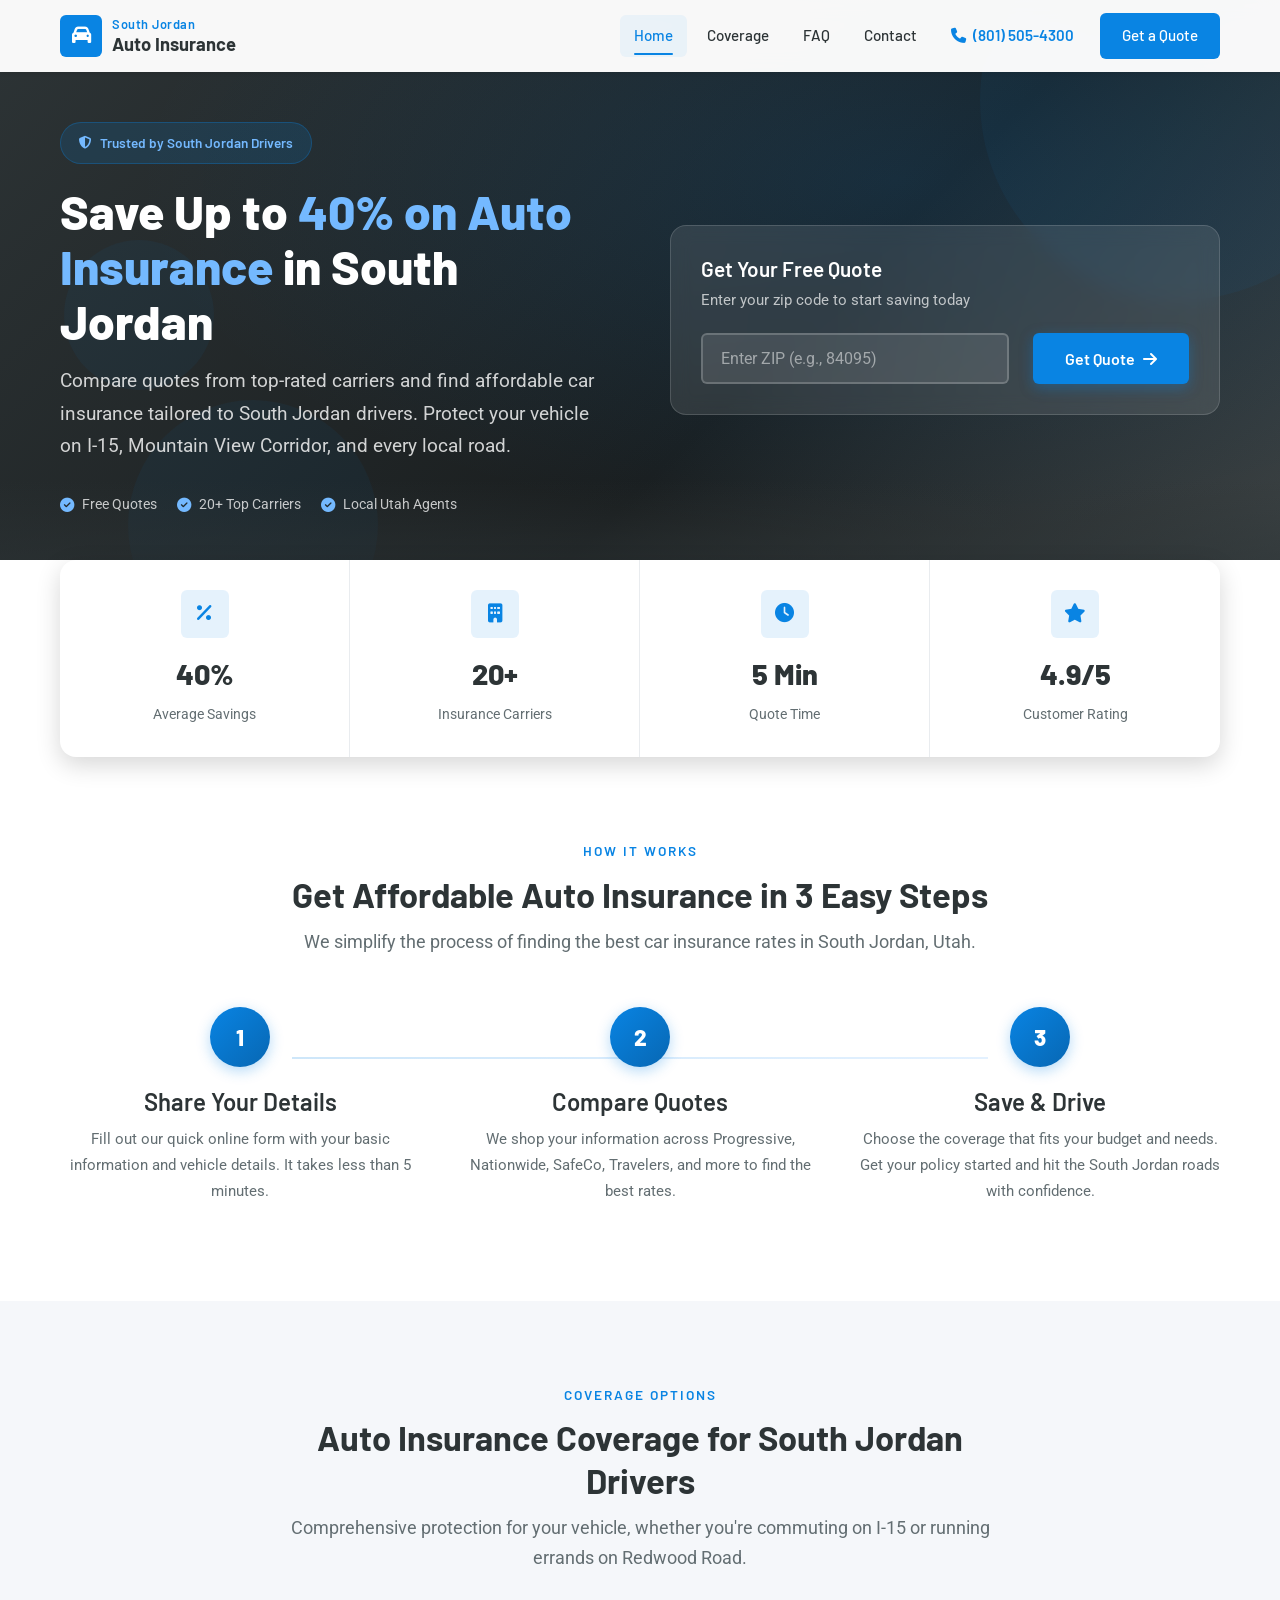
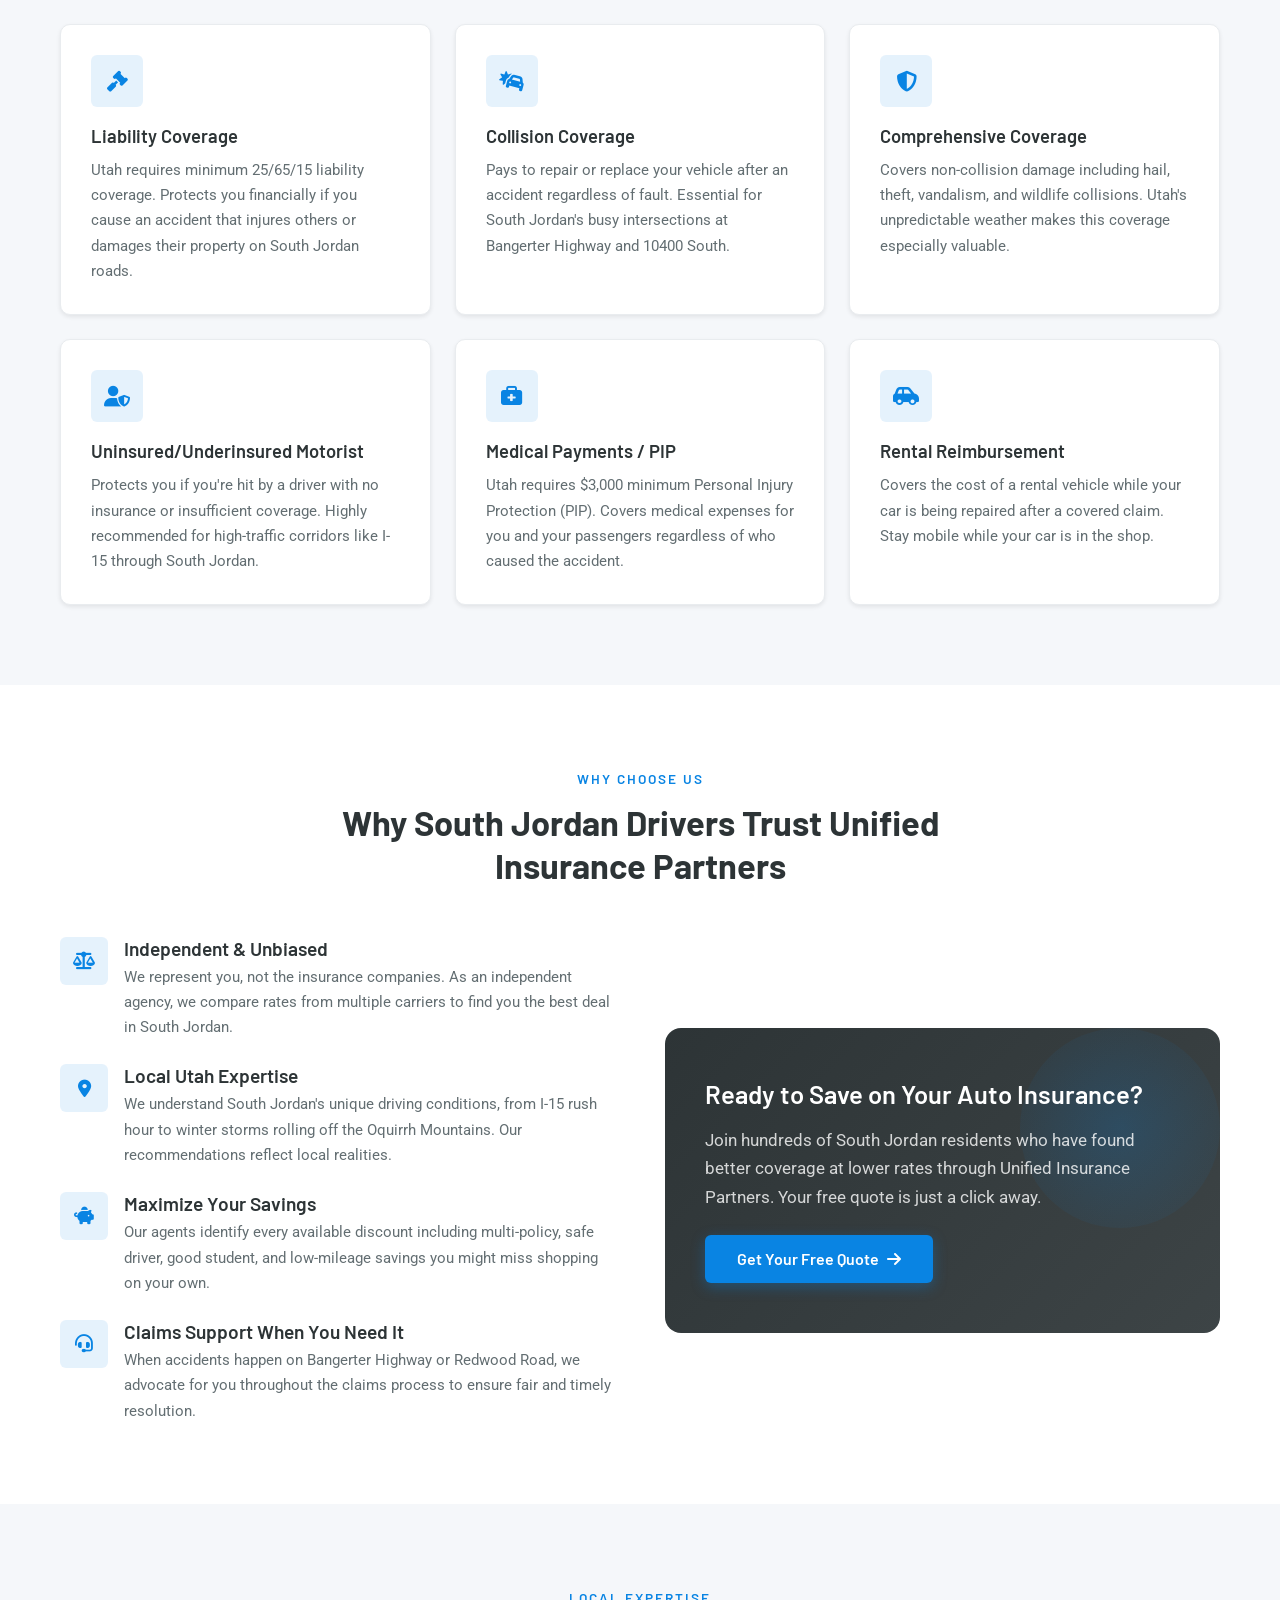
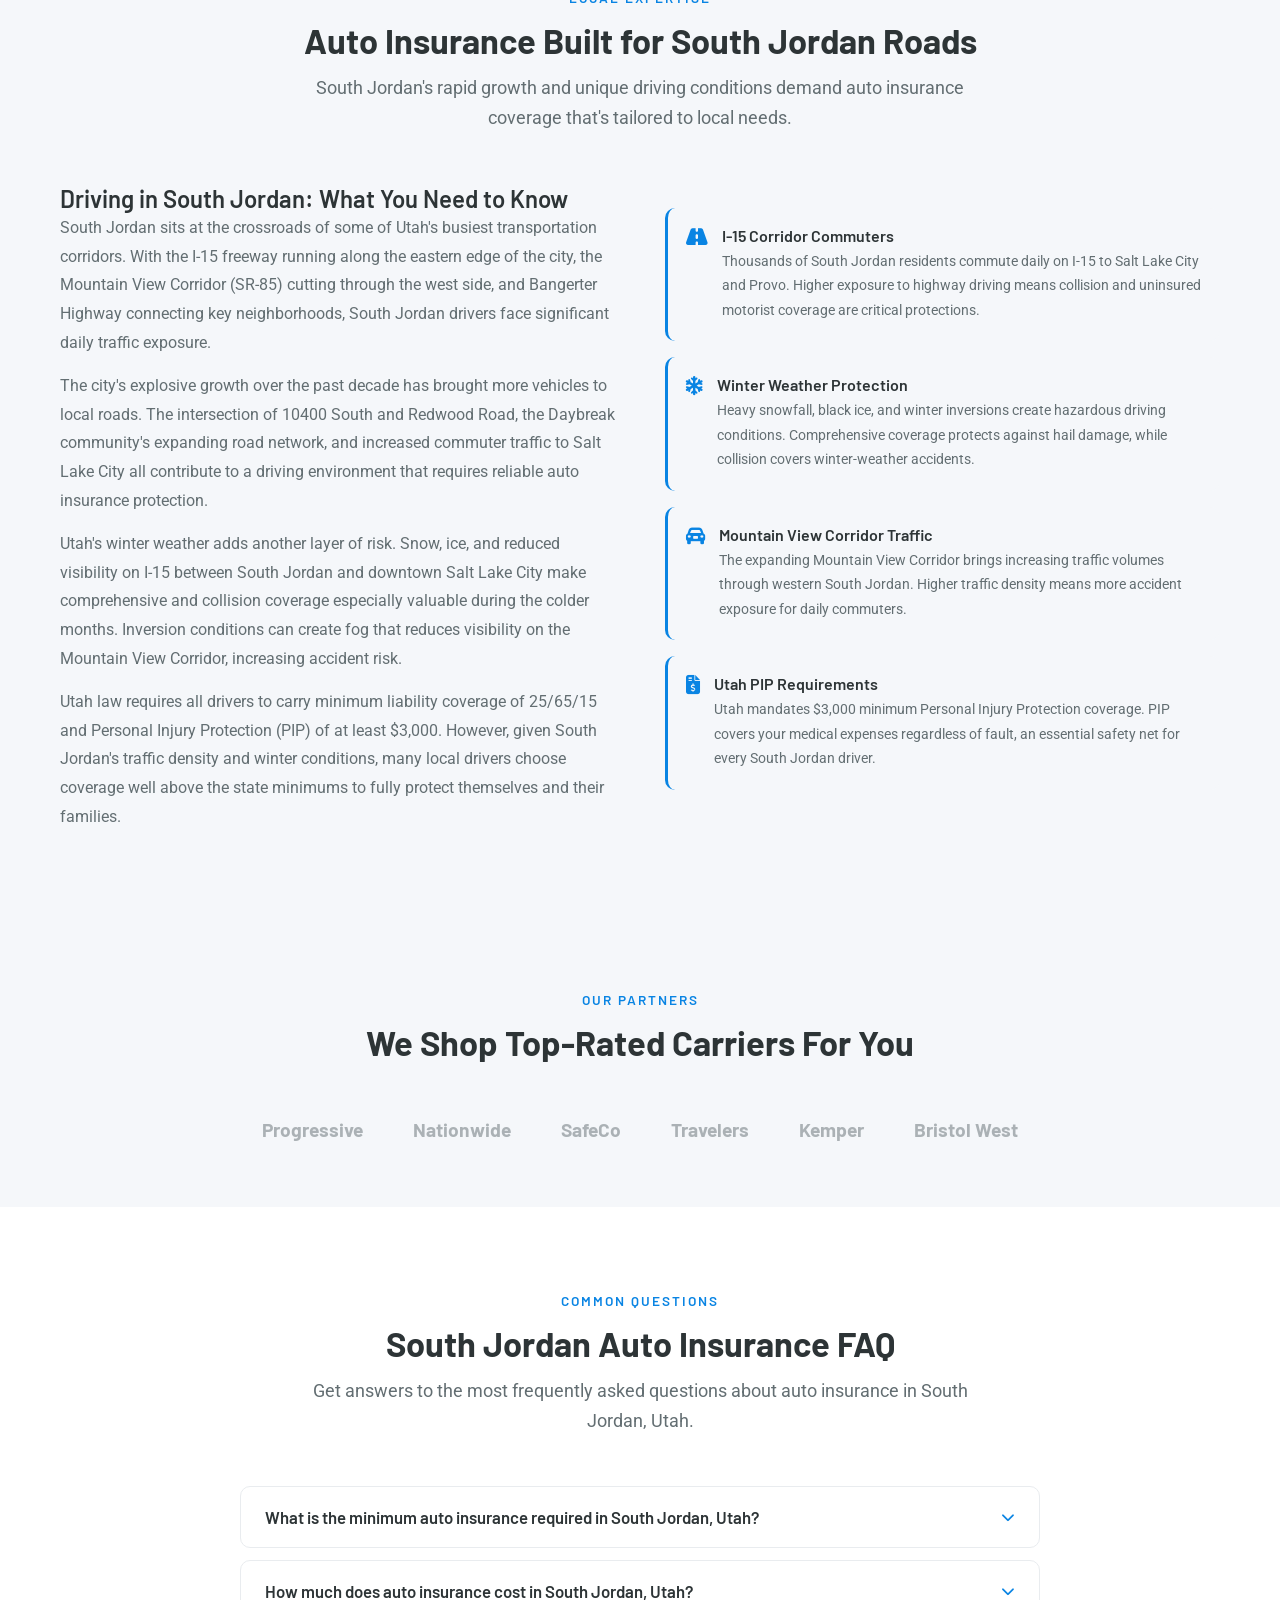
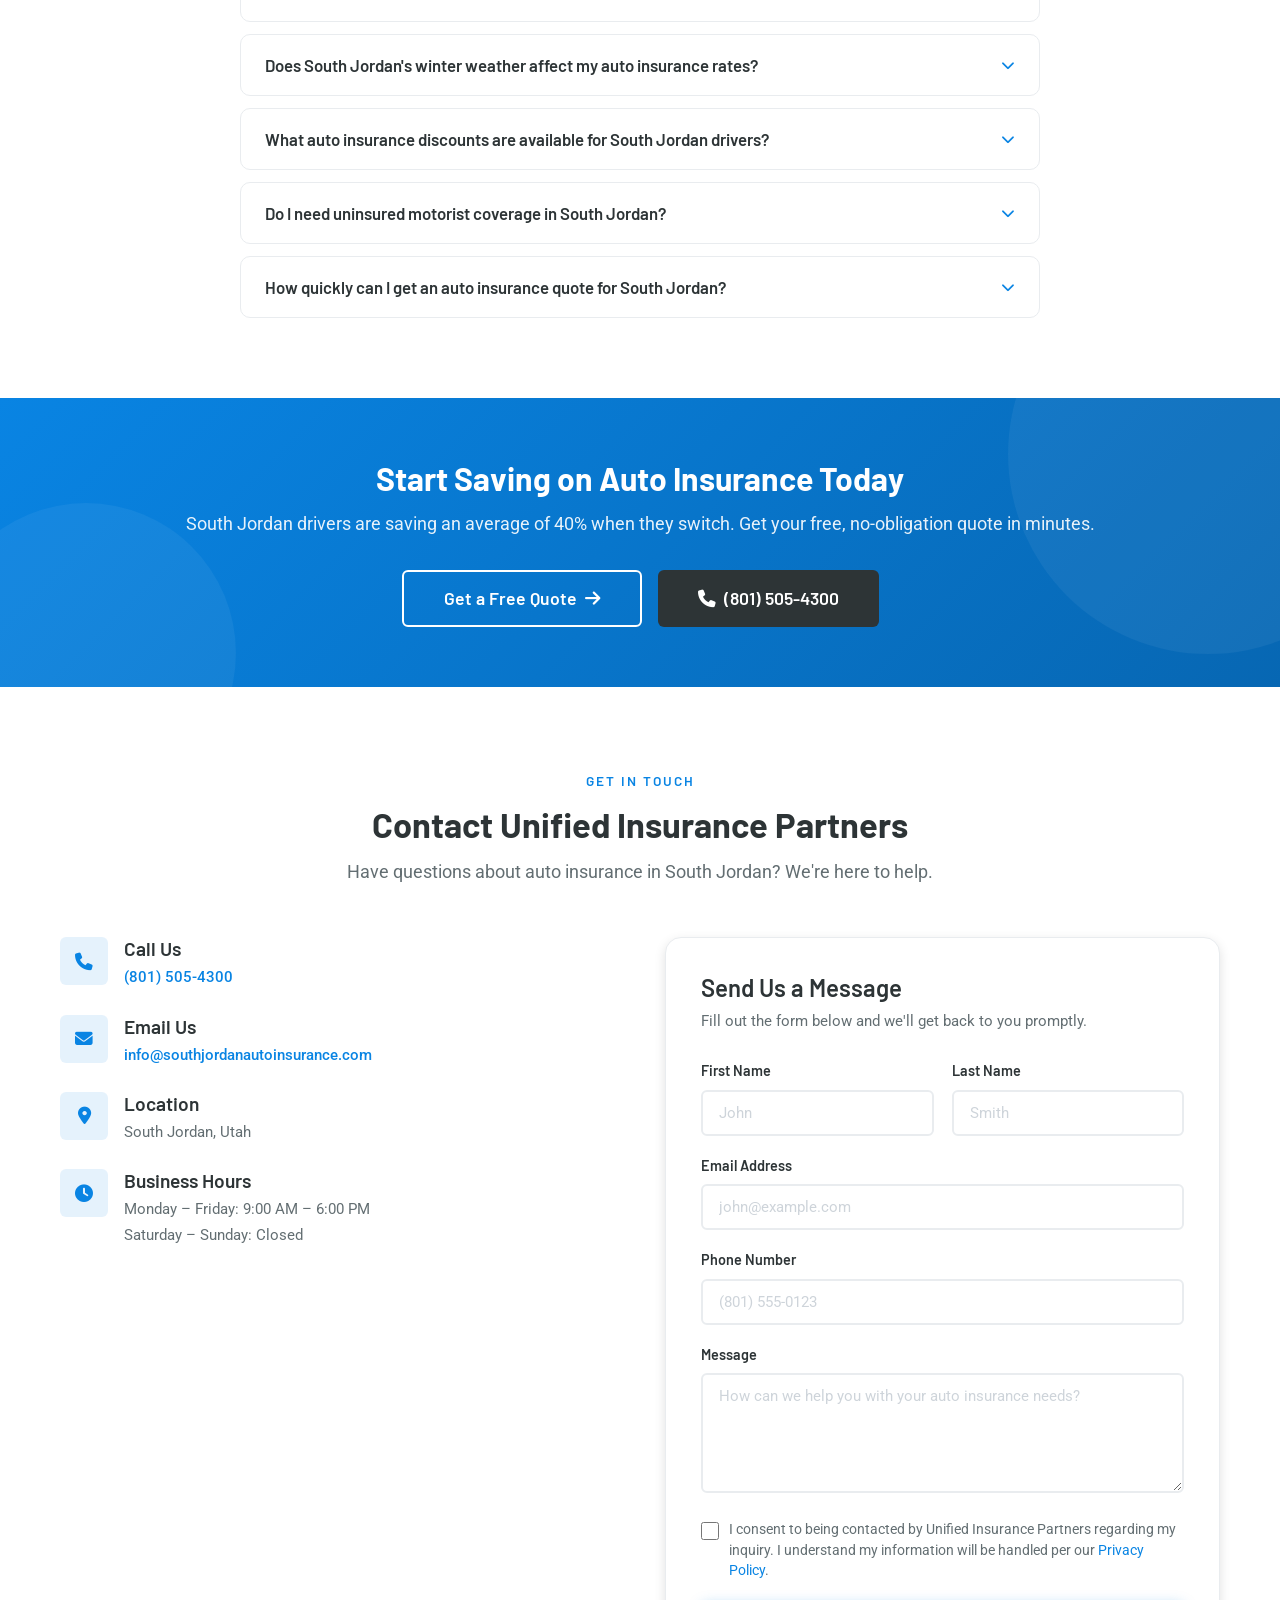
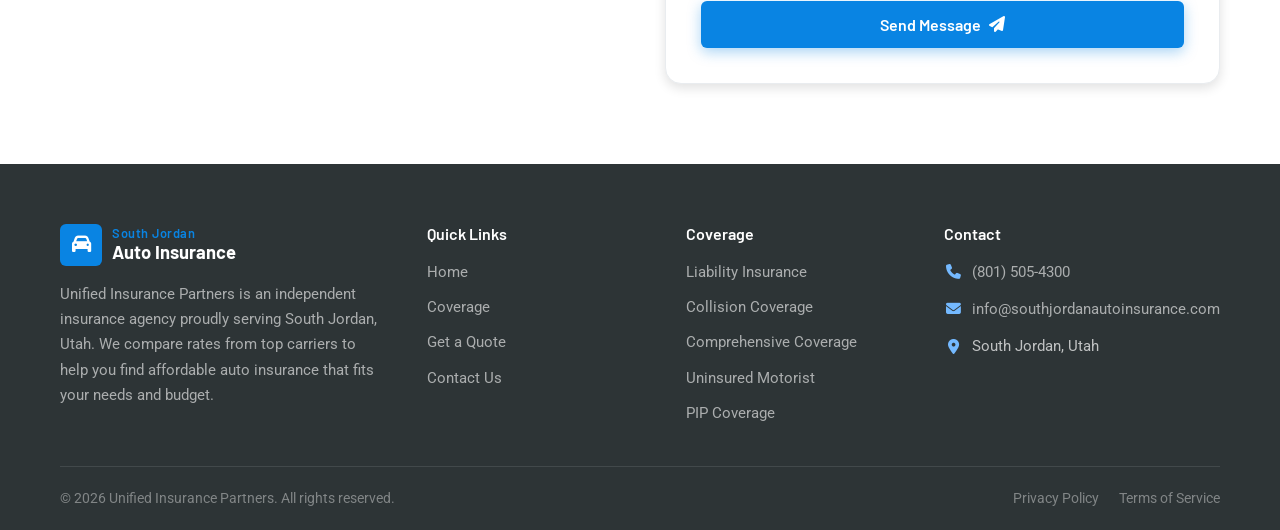
<file: index.html>
<!DOCTYPE html>
<html lang="en">
<head>
  <meta charset="UTF-8">
  <meta name="viewport" content="width=device-width, initial-scale=1.0">
  <title>South Jordan Auto Insurance | Save Up to 40% | Unified Insurance Partners</title>
  <meta name="description" content="Compare auto insurance quotes in South Jordan, Utah and save up to 40%. Unified Insurance Partners offers affordable car insurance with top-rated carriers. Call (801) 505-4300.">
  <meta name="keywords" content="auto insurance South Jordan, car insurance South Jordan Utah, cheap auto insurance South Jordan, South Jordan auto insurance quotes, Utah car insurance">
  <link rel="canonical" href="https://southjordanautoinsurance.com/">
  <meta name="robots" content="index, follow">
  <meta name="geo.placename" content="South Jordan, Utah">
  <meta name="geo.region" content="US-UT">
  <meta property="og:title" content="South Jordan Auto Insurance | Save Up to 40%">
  <meta property="og:description" content="Compare auto insurance quotes from top carriers in South Jordan, Utah. Save up to 40% with Unified Insurance Partners.">
  <meta property="og:url" content="https://southjordanautoinsurance.com/">
  <meta property="og:type" content="website">
  <meta property="og:locale" content="en_US">
  <meta name="twitter:card" content="summary">
  <meta name="twitter:title" content="South Jordan Auto Insurance | Save Up to 40%">
  <meta name="twitter:description" content="Compare auto insurance quotes in South Jordan, Utah and save up to 40%.">
  <link rel="icon" href="data:image/svg+xml,<svg xmlns='http://www.w3.org/2000/svg' viewBox='0 0 100 100'><text y='.9em' font-size='90'>🚗</text></svg>">
  <link rel="preconnect" href="https://fonts.googleapis.com">
  <link rel="preconnect" href="https://fonts.gstatic.com" crossorigin>
  <link href="https://fonts.googleapis.com/css2?family=Barlow:wght@400;500;600;700;800&family=Roboto:wght@300;400;500;700&display=swap" rel="stylesheet">
  <link rel="stylesheet" href="https://cdnjs.cloudflare.com/ajax/libs/font-awesome/6.5.1/css/all.min.css">
  <link rel="stylesheet" href="css/style.css">

  <!-- InsuranceAgency Schema -->
  <script type="application/ld+json">
  {
    "@context": "https://schema.org",
    "@type": "InsuranceAgency",
    "name": "Unified Insurance Partners",
    "description": "Independent auto insurance agency serving South Jordan, Utah. Compare quotes from top carriers and save up to 40% on car insurance.",
    "url": "https://southjordanautoinsurance.com/",
    "telephone": "+1-801-505-4300",
    "address": {
      "@type": "PostalAddress",
      "addressLocality": "South Jordan",
      "addressRegion": "UT",
      "addressCountry": "US"
    },
    "areaServed": {
      "@type": "City",
      "name": "South Jordan",
      "containedInPlace": {
        "@type": "State",
        "name": "Utah"
      }
    },
    "priceRange": "$$",
    "openingHoursSpecification": [
      {
        "@type": "OpeningHoursSpecification",
        "dayOfWeek": ["Monday","Tuesday","Wednesday","Thursday","Friday"],
        "opens": "09:00",
        "closes": "18:00"
      }
    ]
  }
  </script>

  <!-- FAQPage Schema -->
  <script type="application/ld+json">
  {
    "@context": "https://schema.org",
    "@type": "FAQPage",
    "mainEntity": [
      {
        "@type": "Question",
        "name": "What is the minimum auto insurance required in South Jordan, Utah?",
        "acceptedAnswer": {
          "@type": "Answer",
          "text": "Utah requires minimum liability coverage of 25/65/15: $25,000 per person for bodily injury, $65,000 per accident for bodily injury, and $15,000 for property damage. Utah also requires Personal Injury Protection (PIP) with a minimum of $3,000."
        }
      },
      {
        "@type": "Question",
        "name": "How much does auto insurance cost in South Jordan, Utah?",
        "acceptedAnswer": {
          "@type": "Answer",
          "text": "Auto insurance rates in South Jordan vary based on driving record, vehicle type, coverage levels, and other factors. On average, South Jordan drivers can save up to 40% by comparing quotes from multiple carriers through an independent agency like Unified Insurance Partners."
        }
      },
      {
        "@type": "Question",
        "name": "Does South Jordan's winter weather affect my auto insurance rates?",
        "acceptedAnswer": {
          "@type": "Answer",
          "text": "Winter driving conditions along the I-15 corridor and Mountain View Corridor can contribute to higher accident rates during winter months. Comprehensive coverage protects against weather-related damage, and maintaining a clean driving record helps keep your rates low year-round."
        }
      },
      {
        "@type": "Question",
        "name": "What auto insurance discounts are available for South Jordan drivers?",
        "acceptedAnswer": {
          "@type": "Answer",
          "text": "South Jordan drivers may qualify for multi-policy discounts, safe driver discounts, good student discounts, multi-vehicle discounts, defensive driving course discounts, and low-mileage discounts. Our agents help you find every available discount."
        }
      },
      {
        "@type": "Question",
        "name": "Do I need uninsured motorist coverage in South Jordan?",
        "acceptedAnswer": {
          "@type": "Answer",
          "text": "While not legally required in Utah, uninsured/underinsured motorist coverage is highly recommended. Approximately 1 in 8 drivers nationally is uninsured, and this coverage protects you if you're hit by someone without adequate insurance on busy South Jordan roads like Redwood Road or 10400 South."
        }
      },
      {
        "@type": "Question",
        "name": "How quickly can I get an auto insurance quote for South Jordan?",
        "acceptedAnswer": {
          "@type": "Answer",
          "text": "You can get a free auto insurance quote in minutes by filling out our online form or calling (801) 505-4300. We compare rates from Progressive, Nationwide, SafeCo, Travelers, Kemper, Bristol West, and other top carriers to find you the best rate."
        }
      }
    ]
  }
  </script>

  <!-- Google Analytics Placeholder -->
  <!-- <script async src="https://www.googletagmanager.com/gtag/js?id=G-XXXXXXXXXX"></script>
  <script>window.dataLayer=window.dataLayer||[];function gtag(){dataLayer.push(arguments);}gtag('js',new Date());gtag('config','G-XXXXXXXXXX');</script> -->
</head>
<body>

  <!-- Skip Link -->
  <a href="#main" class="skip-link">Skip to main content</a>

  <!-- Header -->
  <header class="header" role="banner">
    <div class="container">
      <a href="./" class="logo" aria-label="South Jordan Auto Insurance - Home">
        <div class="logo-icon"><i class="fas fa-car" aria-hidden="true"></i></div>
        <div class="logo-text"><span>South Jordan</span> Auto Insurance</div>
      </a>
      <nav class="nav" role="navigation" aria-label="Main navigation">
        <a href="./">Home</a>
        <a href="coverage">Coverage</a>
        <a href="#faq">FAQ</a>
        <a href="contact-us">Contact</a>
        <a href="tel:8015054300" class="nav-phone"><i class="fas fa-phone" aria-hidden="true"></i> (801) 505-4300</a>
        <a href="auto-insurance-quote" class="nav-cta">Get a Quote</a>
      </nav>
      <button class="menu-toggle" aria-label="Toggle navigation menu" aria-expanded="false">
        <span></span><span></span><span></span>
      </button>
    </div>
  </header>

  <main id="main">

    <!-- Hero Section -->
    <section class="hero" role="banner">
      <div class="hero-shapes" aria-hidden="true">
        <div class="shape shape-1"></div>
        <div class="shape shape-2"></div>
        <div class="shape shape-3"></div>
      </div>
      <div class="container">
        <div class="hero-grid">
          <div class="hero-content">
            <div class="hero-badge"><i class="fas fa-shield-halved" aria-hidden="true"></i> Trusted by South Jordan Drivers</div>
            <h1>Save Up to <span class="highlight">40% on Auto Insurance</span> in South Jordan</h1>
            <p class="hero-sub">Compare quotes from top-rated carriers and find affordable car insurance tailored to South Jordan drivers. Protect your vehicle on I-15, Mountain View Corridor, and every local road.</p>
            <div class="hero-trust">
              <div class="hero-trust-item"><i class="fas fa-check-circle" aria-hidden="true"></i> Free Quotes</div>
              <div class="hero-trust-item"><i class="fas fa-check-circle" aria-hidden="true"></i> 20+ Top Carriers</div>
              <div class="hero-trust-item"><i class="fas fa-check-circle" aria-hidden="true"></i> Local Utah Agents</div>
            </div>
          </div>
          <div class="hero-form">
            <h3>Get Your Free Quote</h3>
            <p>Enter your zip code to start saving today</p>
            <form id="heroZipForm">
              <div class="form-row">
                <input type="text" id="heroZip" placeholder="Enter ZIP (e.g., 84095)" maxlength="5" pattern="[0-9]{5}" inputmode="numeric" required aria-label="ZIP Code">
                <div class="cf-turnstile" data-sitekey="0x4AAAAAACyGQf02LTDlw4zZ" data-theme="light"></div>
                    <button type="submit" class="btn btn-primary">Get Quote <i class="fas fa-arrow-right" aria-hidden="true"></i></button>
              </div>
            </form>
          </div>
        </div>
      </div>
    </section>

    <!-- Stats Bar -->
    <section class="stats-bar" aria-label="Key statistics">
      <div class="container">
        <div class="stats-grid">
          <div class="stat-item">
            <div class="stat-icon"><i class="fas fa-percent" aria-hidden="true"></i></div>
            <div class="stat-number">40%</div>
            <div class="stat-label">Average Savings</div>
          </div>
          <div class="stat-item">
            <div class="stat-icon"><i class="fas fa-building" aria-hidden="true"></i></div>
            <div class="stat-number">20+</div>
            <div class="stat-label">Insurance Carriers</div>
          </div>
          <div class="stat-item">
            <div class="stat-icon"><i class="fas fa-clock" aria-hidden="true"></i></div>
            <div class="stat-number">5 Min</div>
            <div class="stat-label">Quote Time</div>
          </div>
          <div class="stat-item">
            <div class="stat-icon"><i class="fas fa-star" aria-hidden="true"></i></div>
            <div class="stat-number">4.9/5</div>
            <div class="stat-label">Customer Rating</div>
          </div>
        </div>
      </div>
    </section>

    <!-- How It Works -->
    <section class="section" id="how-it-works">
      <div class="container">
        <div class="section-header">
          <span class="section-label">How It Works</span>
          <h2>Get Affordable Auto Insurance in 3 Easy Steps</h2>
          <p>We simplify the process of finding the best car insurance rates in South Jordan, Utah.</p>
        </div>
        <div class="steps-grid">
          <div class="step-card">
            <div class="step-number">1</div>
            <h3>Share Your Details</h3>
            <p>Fill out our quick online form with your basic information and vehicle details. It takes less than 5 minutes.</p>
          </div>
          <div class="step-card">
            <div class="step-number">2</div>
            <h3>Compare Quotes</h3>
            <p>We shop your information across Progressive, Nationwide, SafeCo, Travelers, and more to find the best rates.</p>
          </div>
          <div class="step-card">
            <div class="step-number">3</div>
            <h3>Save &amp; Drive</h3>
            <p>Choose the coverage that fits your budget and needs. Get your policy started and hit the South Jordan roads with confidence.</p>
          </div>
        </div>
      </div>
    </section>

    <!-- Coverage Types -->
    <section class="section bg-light" id="coverage">
      <div class="container">
        <div class="section-header">
          <span class="section-label">Coverage Options</span>
          <h2>Auto Insurance Coverage for South Jordan Drivers</h2>
          <p>Comprehensive protection for your vehicle, whether you're commuting on I-15 or running errands on Redwood Road.</p>
        </div>
        <div class="coverage-grid">
          <div class="coverage-card">
            <div class="coverage-icon"><i class="fas fa-gavel" aria-hidden="true"></i></div>
            <h3>Liability Coverage</h3>
            <p>Utah requires minimum 25/65/15 liability coverage. Protects you financially if you cause an accident that injures others or damages their property on South Jordan roads.</p>
          </div>
          <div class="coverage-card">
            <div class="coverage-icon"><i class="fas fa-car-burst" aria-hidden="true"></i></div>
            <h3>Collision Coverage</h3>
            <p>Pays to repair or replace your vehicle after an accident regardless of fault. Essential for South Jordan's busy intersections at Bangerter Highway and 10400 South.</p>
          </div>
          <div class="coverage-card">
            <div class="coverage-icon"><i class="fas fa-shield-halved" aria-hidden="true"></i></div>
            <h3>Comprehensive Coverage</h3>
            <p>Covers non-collision damage including hail, theft, vandalism, and wildlife collisions. Utah's unpredictable weather makes this coverage especially valuable.</p>
          </div>
          <div class="coverage-card">
            <div class="coverage-icon"><i class="fas fa-user-shield" aria-hidden="true"></i></div>
            <h3>Uninsured/Underinsured Motorist</h3>
            <p>Protects you if you're hit by a driver with no insurance or insufficient coverage. Highly recommended for high-traffic corridors like I-15 through South Jordan.</p>
          </div>
          <div class="coverage-card">
            <div class="coverage-icon"><i class="fas fa-briefcase-medical" aria-hidden="true"></i></div>
            <h3>Medical Payments / PIP</h3>
            <p>Utah requires $3,000 minimum Personal Injury Protection (PIP). Covers medical expenses for you and your passengers regardless of who caused the accident.</p>
          </div>
          <div class="coverage-card">
            <div class="coverage-icon"><i class="fas fa-car-side" aria-hidden="true"></i></div>
            <h3>Rental Reimbursement</h3>
            <p>Covers the cost of a rental vehicle while your car is being repaired after a covered claim. Stay mobile while your car is in the shop.</p>
          </div>
        </div>
      </div>
    </section>

    <!-- Why Choose Us -->
    <section class="section" id="why-us">
      <div class="container">
        <div class="section-header">
          <span class="section-label">Why Choose Us</span>
          <h2>Why South Jordan Drivers Trust Unified Insurance Partners</h2>
        </div>
        <div class="why-grid">
          <div class="why-content">
            <div class="why-item">
              <div class="why-icon"><i class="fas fa-scale-balanced" aria-hidden="true"></i></div>
              <div>
                <h4>Independent &amp; Unbiased</h4>
                <p>We represent you, not the insurance companies. As an independent agency, we compare rates from multiple carriers to find you the best deal in South Jordan.</p>
              </div>
            </div>
            <div class="why-item">
              <div class="why-icon"><i class="fas fa-map-marker-alt" aria-hidden="true"></i></div>
              <div>
                <h4>Local Utah Expertise</h4>
                <p>We understand South Jordan's unique driving conditions, from I-15 rush hour to winter storms rolling off the Oquirrh Mountains. Our recommendations reflect local realities.</p>
              </div>
            </div>
            <div class="why-item">
              <div class="why-icon"><i class="fas fa-piggy-bank" aria-hidden="true"></i></div>
              <div>
                <h4>Maximize Your Savings</h4>
                <p>Our agents identify every available discount including multi-policy, safe driver, good student, and low-mileage savings you might miss shopping on your own.</p>
              </div>
            </div>
            <div class="why-item">
              <div class="why-icon"><i class="fas fa-headset" aria-hidden="true"></i></div>
              <div>
                <h4>Claims Support When You Need It</h4>
                <p>When accidents happen on Bangerter Highway or Redwood Road, we advocate for you throughout the claims process to ensure fair and timely resolution.</p>
              </div>
            </div>
          </div>
          <div class="why-image">
            <h3>Ready to Save on Your Auto Insurance?</h3>
            <p>Join hundreds of South Jordan residents who have found better coverage at lower rates through Unified Insurance Partners. Your free quote is just a click away.</p>
            <a href="auto-insurance-quote" class="btn btn-primary">Get Your Free Quote <i class="fas fa-arrow-right" aria-hidden="true"></i></a>
          </div>
        </div>
      </div>
    </section>

    <!-- South Jordan Local Content -->
    <section class="local-section bg-light" id="local">
      <div class="container">
        <div class="section-header">
          <span class="section-label">Local Expertise</span>
          <h2>Auto Insurance Built for South Jordan Roads</h2>
          <p>South Jordan's rapid growth and unique driving conditions demand auto insurance coverage that's tailored to local needs.</p>
        </div>
        <div class="local-grid">
          <div class="local-content">
            <h3>Driving in South Jordan: What You Need to Know</h3>
            <p>South Jordan sits at the crossroads of some of Utah's busiest transportation corridors. With the I-15 freeway running along the eastern edge of the city, the Mountain View Corridor (SR-85) cutting through the west side, and Bangerter Highway connecting key neighborhoods, South Jordan drivers face significant daily traffic exposure.</p>
            <p>The city's explosive growth over the past decade has brought more vehicles to local roads. The intersection of 10400 South and Redwood Road, the Daybreak community's expanding road network, and increased commuter traffic to Salt Lake City all contribute to a driving environment that requires reliable auto insurance protection.</p>
            <p>Utah's winter weather adds another layer of risk. Snow, ice, and reduced visibility on I-15 between South Jordan and downtown Salt Lake City make comprehensive and collision coverage especially valuable during the colder months. Inversion conditions can create fog that reduces visibility on the Mountain View Corridor, increasing accident risk.</p>
            <p>Utah law requires all drivers to carry minimum liability coverage of 25/65/15 and Personal Injury Protection (PIP) of at least $3,000. However, given South Jordan's traffic density and winter conditions, many local drivers choose coverage well above the state minimums to fully protect themselves and their families.</p>
          </div>
          <div class="local-highlights">
            <div class="local-highlight-item">
              <i class="fas fa-road" aria-hidden="true"></i>
              <div>
                <h4>I-15 Corridor Commuters</h4>
                <p>Thousands of South Jordan residents commute daily on I-15 to Salt Lake City and Provo. Higher exposure to highway driving means collision and uninsured motorist coverage are critical protections.</p>
              </div>
            </div>
            <div class="local-highlight-item">
              <i class="fas fa-snowflake" aria-hidden="true"></i>
              <div>
                <h4>Winter Weather Protection</h4>
                <p>Heavy snowfall, black ice, and winter inversions create hazardous driving conditions. Comprehensive coverage protects against hail damage, while collision covers winter-weather accidents.</p>
              </div>
            </div>
            <div class="local-highlight-item">
              <i class="fas fa-car-rear" aria-hidden="true"></i>
              <div>
                <h4>Mountain View Corridor Traffic</h4>
                <p>The expanding Mountain View Corridor brings increasing traffic volumes through western South Jordan. Higher traffic density means more accident exposure for daily commuters.</p>
              </div>
            </div>
            <div class="local-highlight-item">
              <i class="fas fa-file-invoice-dollar" aria-hidden="true"></i>
              <div>
                <h4>Utah PIP Requirements</h4>
                <p>Utah mandates $3,000 minimum Personal Injury Protection coverage. PIP covers your medical expenses regardless of fault, an essential safety net for every South Jordan driver.</p>
              </div>
            </div>
          </div>
        </div>
      </div>
    </section>

    <!-- Carriers -->
    <section class="carriers" aria-label="Insurance carriers">
      <div class="container">
        <div class="section-header">
          <span class="section-label">Our Partners</span>
          <h2>We Shop Top-Rated Carriers For You</h2>
        </div>
        <div class="carrier-logos">
          <div class="carrier-logo">Progressive</div>
          <div class="carrier-logo">Nationwide</div>
          <div class="carrier-logo">SafeCo</div>
          <div class="carrier-logo">Travelers</div>
          <div class="carrier-logo">Kemper</div>
          <div class="carrier-logo">Bristol West</div>
        </div>
      </div>
    </section>

    <!-- FAQ Section -->
    <section class="section" id="faq">
      <div class="container">
        <div class="section-header">
          <span class="section-label">Common Questions</span>
          <h2>South Jordan Auto Insurance FAQ</h2>
          <p>Get answers to the most frequently asked questions about auto insurance in South Jordan, Utah.</p>
        </div>
        <div class="faq-grid">
          <div class="faq-item">
            <button class="faq-question" aria-expanded="false">
              What is the minimum auto insurance required in South Jordan, Utah?
              <i class="fas fa-chevron-down" aria-hidden="true"></i>
            </button>
            <div class="faq-answer" role="region">
              <div class="faq-answer-inner">
                Utah requires minimum liability coverage of 25/65/15: $25,000 per person for bodily injury, $65,000 per accident for bodily injury, and $15,000 for property damage. Utah also requires Personal Injury Protection (PIP) with a minimum of $3,000. While these are the legal minimums, most South Jordan agents recommend higher limits given the traffic density on I-15 and local roads.
              </div>
            </div>
          </div>
          <div class="faq-item">
            <button class="faq-question" aria-expanded="false">
              How much does auto insurance cost in South Jordan, Utah?
              <i class="fas fa-chevron-down" aria-hidden="true"></i>
            </button>
            <div class="faq-answer" role="region">
              <div class="faq-answer-inner">
                Auto insurance rates in South Jordan vary based on your driving record, vehicle type, coverage levels, age, and other factors. On average, South Jordan drivers can save up to 40% by comparing quotes from multiple carriers through an independent agency like Unified Insurance Partners. Factors like your commute distance on I-15 and the number of vehicles you insure will impact your rate.
              </div>
            </div>
          </div>
          <div class="faq-item">
            <button class="faq-question" aria-expanded="false">
              Does South Jordan's winter weather affect my auto insurance rates?
              <i class="fas fa-chevron-down" aria-hidden="true"></i>
            </button>
            <div class="faq-answer" role="region">
              <div class="faq-answer-inner">
                Winter driving conditions along the I-15 corridor and Mountain View Corridor can contribute to higher accident rates during winter months. Comprehensive coverage protects against weather-related damage like hail and flooding, and maintaining a clean driving record helps keep your rates low year-round. Some carriers also offer accident forgiveness programs that can help if you have a winter-weather incident.
              </div>
            </div>
          </div>
          <div class="faq-item">
            <button class="faq-question" aria-expanded="false">
              What auto insurance discounts are available for South Jordan drivers?
              <i class="fas fa-chevron-down" aria-hidden="true"></i>
            </button>
            <div class="faq-answer" role="region">
              <div class="faq-answer-inner">
                South Jordan drivers may qualify for numerous discounts including: multi-policy (bundling auto with home or renters), safe driver, good student, multi-vehicle, defensive driving course, low-mileage, paperless billing, and pay-in-full discounts. Our agents at Unified Insurance Partners help identify every available discount to maximize your savings.
              </div>
            </div>
          </div>
          <div class="faq-item">
            <button class="faq-question" aria-expanded="false">
              Do I need uninsured motorist coverage in South Jordan?
              <i class="fas fa-chevron-down" aria-hidden="true"></i>
            </button>
            <div class="faq-answer" role="region">
              <div class="faq-answer-inner">
                While not legally required in Utah, uninsured/underinsured motorist coverage is highly recommended. Approximately 1 in 8 drivers nationally is uninsured, and this coverage protects you if you're hit by someone without adequate insurance on busy South Jordan roads like Redwood Road, 10400 South, or I-15. Given the high traffic volumes in the South Jordan area, this coverage provides valuable peace of mind.
              </div>
            </div>
          </div>
          <div class="faq-item">
            <button class="faq-question" aria-expanded="false">
              How quickly can I get an auto insurance quote for South Jordan?
              <i class="fas fa-chevron-down" aria-hidden="true"></i>
            </button>
            <div class="faq-answer" role="region">
              <div class="faq-answer-inner">
                You can get a free auto insurance quote in minutes by filling out our online form or calling (801) 505-4300. We compare rates from Progressive, Nationwide, SafeCo, Travelers, Kemper, Bristol West, and other top carriers to find you the best rate. Most South Jordan drivers receive personalized quotes within one business day.
              </div>
            </div>
          </div>
        </div>
      </div>
    </section>

    <!-- CTA Banner -->
    <section class="cta-banner" role="complementary">
      <div class="container">
        <h2>Start Saving on Auto Insurance Today</h2>
        <p>South Jordan drivers are saving an average of 40% when they switch. Get your free, no-obligation quote in minutes.</p>
        <div class="cta-buttons">
          <a href="auto-insurance-quote" class="btn btn-outline btn-lg">Get a Free Quote <i class="fas fa-arrow-right" aria-hidden="true"></i></a>
          <a href="tel:8015054300" class="btn btn-dark btn-lg"><i class="fas fa-phone" aria-hidden="true"></i> (801) 505-4300</a>
        </div>
      </div>
    </section>

    <!-- Contact Section -->
    <section class="contact-section" id="contact">
      <div class="container">
        <div class="section-header">
          <span class="section-label">Get In Touch</span>
          <h2>Contact Unified Insurance Partners</h2>
          <p>Have questions about auto insurance in South Jordan? We're here to help.</p>
        </div>
        <div class="contact-grid">
          <div class="contact-info">
            <div class="contact-item">
              <div class="contact-icon"><i class="fas fa-phone" aria-hidden="true"></i></div>
              <div>
                <h4>Call Us</h4>
                <p><a href="tel:8015054300">(801) 505-4300</a></p>
              </div>
            </div>
            <div class="contact-item">
              <div class="contact-icon"><i class="fas fa-envelope" aria-hidden="true"></i></div>
              <div>
                <h4>Email Us</h4>
                <p><a href="mailto:info@southjordanautoinsurance.com">info@southjordanautoinsurance.com</a></p>
              </div>
            </div>
            <div class="contact-item">
              <div class="contact-icon"><i class="fas fa-map-marker-alt" aria-hidden="true"></i></div>
              <div>
                <h4>Location</h4>
                <p>South Jordan, Utah</p>
              </div>
            </div>
            <div class="contact-item">
              <div class="contact-icon"><i class="fas fa-clock" aria-hidden="true"></i></div>
              <div>
                <h4>Business Hours</h4>
                <p>Monday &ndash; Friday: 9:00 AM &ndash; 6:00 PM<br>Saturday &ndash; Sunday: Closed</p>
              </div>
            </div>
          </div>
          <div class="form-card">
            <h3>Send Us a Message</h3>
            <p>Fill out the form below and we'll get back to you promptly.</p>
            <form data-webhook="https://n8n4.belmontdigitalmarketing.com/webhook/southjordanautoinsurance-contact-29463">
              <div class="form-row">
                <div class="form-group">
                  <label for="contactFirstName">First Name</label>
                  <input type="text" id="contactFirstName" name="first_name" placeholder="John" required>
                </div>
                <div class="form-group">
                  <label for="contactLastName">Last Name</label>
                  <input type="text" id="contactLastName" name="last_name" placeholder="Smith" required>
                </div>
              </div>
              <div class="form-group">
                <label for="contactEmail">Email Address</label>
                <input type="email" id="contactEmail" name="email" placeholder="john@example.com" required>
              </div>
              <div class="form-group">
                <label for="contactPhone">Phone Number</label>
                <input type="tel" id="contactPhone" name="phone" placeholder="(801) 555-0123">
              </div>
              <div class="form-group">
                <label for="contactMessage">Message</label>
                <textarea id="contactMessage" name="message" placeholder="How can we help you with your auto insurance needs?" required></textarea>
              </div>
              <div class="form-consent">
                <input type="checkbox" id="contactConsent" name="consent" required>
                <label for="contactConsent">I consent to being contacted by Unified Insurance Partners regarding my inquiry. I understand my information will be handled per our <a href="privacy">Privacy Policy</a>.</label>
              </div>
              <div class="cf-turnstile" data-sitekey="0x4AAAAAACyGQf02LTDlw4zZ" data-theme="light"></div>
                    <button type="submit" class="btn btn-primary btn-block">Send Message <i class="fas fa-paper-plane" aria-hidden="true"></i></button>
              <div class="form-loader"><div class="spinner"></div> Sending your message...</div>
              <div class="form-status"></div>
            </form>
          </div>
        </div>
      </div>
    </section>

  </main>

  <!-- Footer -->
  <footer class="footer" role="contentinfo">
    <div class="container">
      <div class="footer-grid">
        <div class="footer-brand">
          <a href="./" class="logo">
            <div class="logo-icon"><i class="fas fa-car" aria-hidden="true"></i></div>
            <div class="logo-text"><span>South Jordan</span> Auto Insurance</div>
          </a>
          <p>Unified Insurance Partners is an independent insurance agency proudly serving South Jordan, Utah. We compare rates from top carriers to help you find affordable auto insurance that fits your needs and budget.</p>
        </div>
        <div>
          <h4>Quick Links</h4>
          <div class="footer-links">
            <a href="./">Home</a>
            <a href="coverage">Coverage</a>
            <a href="auto-insurance-quote">Get a Quote</a>
            <a href="contact-us">Contact Us</a>
          </div>
        </div>
        <div>
          <h4>Coverage</h4>
          <div class="footer-links">
            <a href="coverage">Liability Insurance</a>
            <a href="coverage">Collision Coverage</a>
            <a href="coverage">Comprehensive Coverage</a>
            <a href="coverage">Uninsured Motorist</a>
            <a href="coverage">PIP Coverage</a>
          </div>
        </div>
        <div>
          <h4>Contact</h4>
          <div class="footer-contact">
            <div class="footer-contact-item">
              <i class="fas fa-phone" aria-hidden="true"></i>
              <a href="tel:8015054300">(801) 505-4300</a>
            </div>
            <div class="footer-contact-item">
              <i class="fas fa-envelope" aria-hidden="true"></i>
              <a href="mailto:info@southjordanautoinsurance.com">info@southjordanautoinsurance.com</a>
            </div>
            <div class="footer-contact-item">
              <i class="fas fa-map-marker-alt" aria-hidden="true"></i>
              <span>South Jordan, Utah</span>
            </div>
          </div>
        </div>
      </div>
      <div class="footer-bottom">
        <p>&copy; 2026 Unified Insurance Partners. All rights reserved.</p>
        <div class="footer-bottom-links">
          <a href="privacy">Privacy Policy</a>
          <a href="terms">Terms of Service</a>
        </div>
      </div>
    </div>
  </footer>

  <!-- Sticky Mobile CTA -->
  <div class="sticky-cta" role="complementary" aria-label="Quick actions">
    <a href="tel:8015054300" class="sticky-call"><i class="fas fa-phone" aria-hidden="true"></i> Call Now</a>
    <a href="auto-insurance-quote" class="sticky-quote"><i class="fas fa-file-alt" aria-hidden="true"></i> Free Quote</a>
  </div>

  <script src="https://challenges.cloudflare.com/turnstile/v0/api.js" async defer></script>
    <script src="js/main.js"></script>
</body>
</html>
</file>
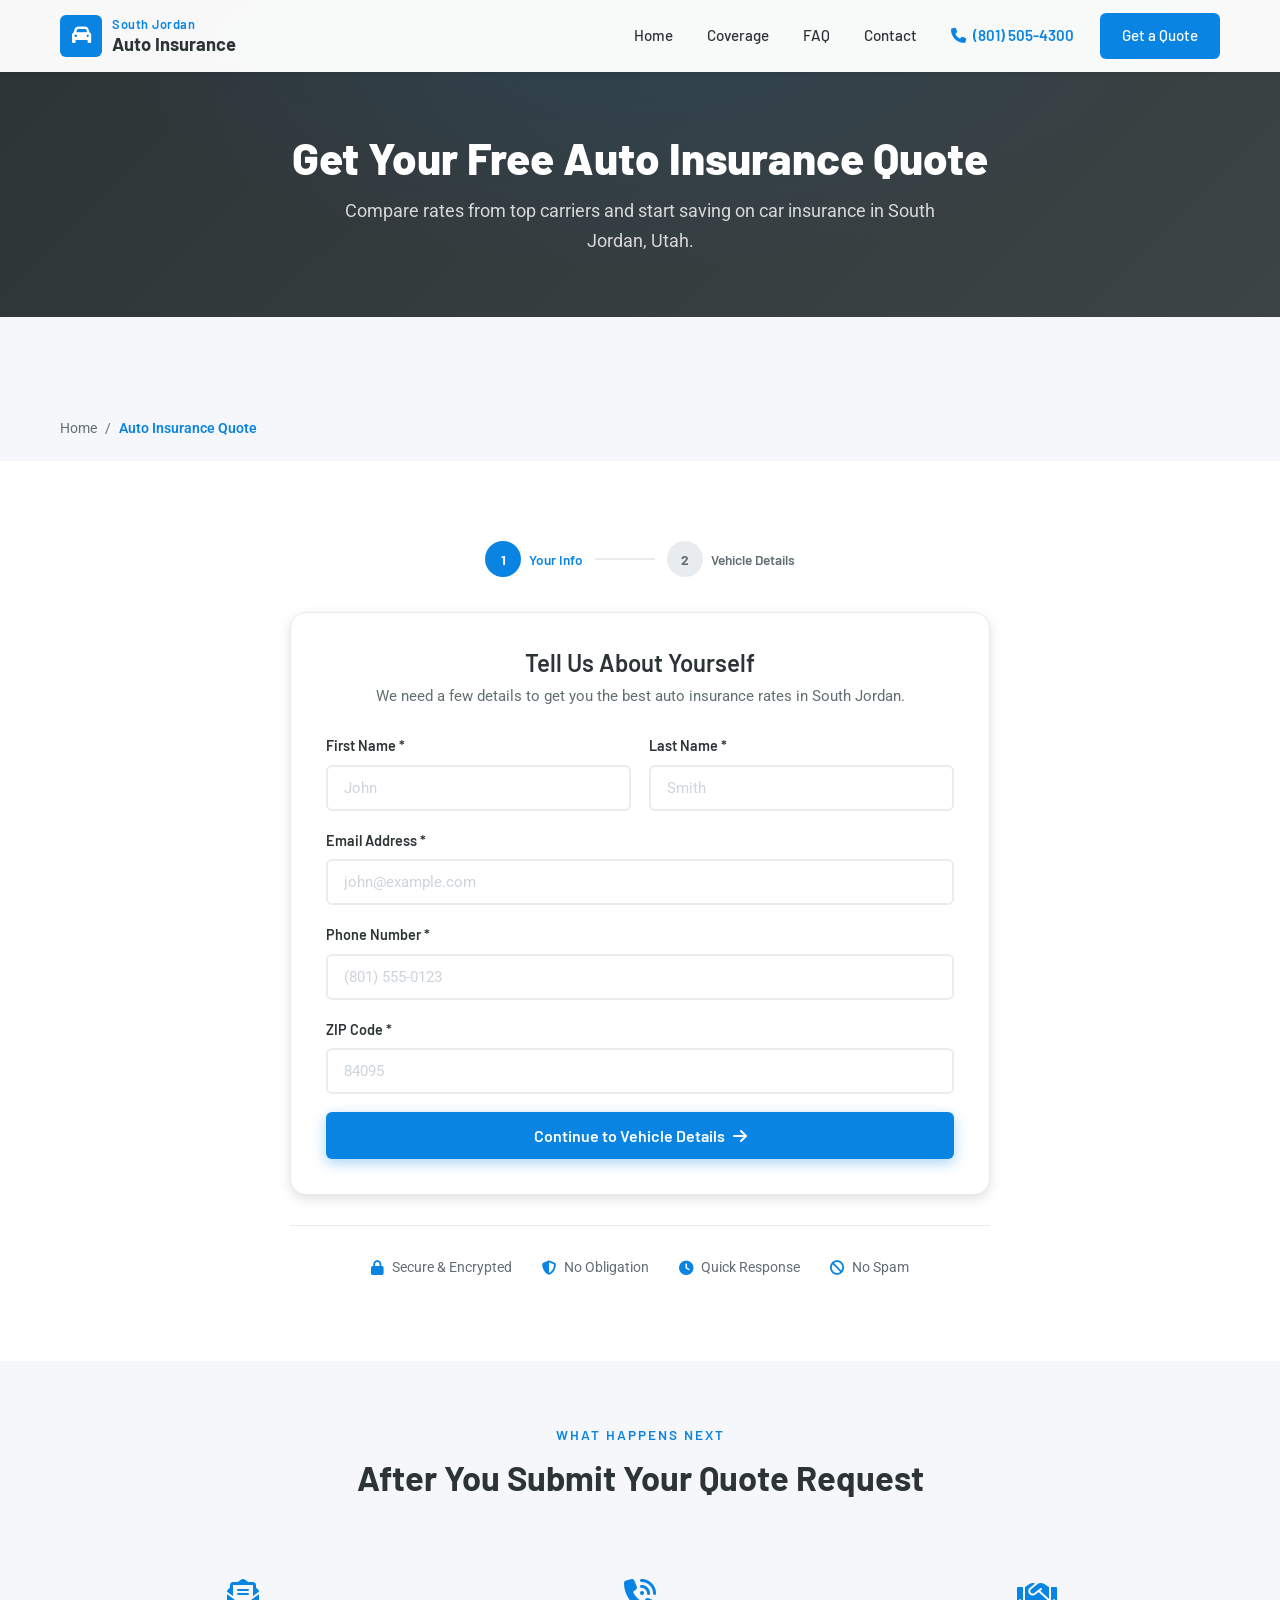
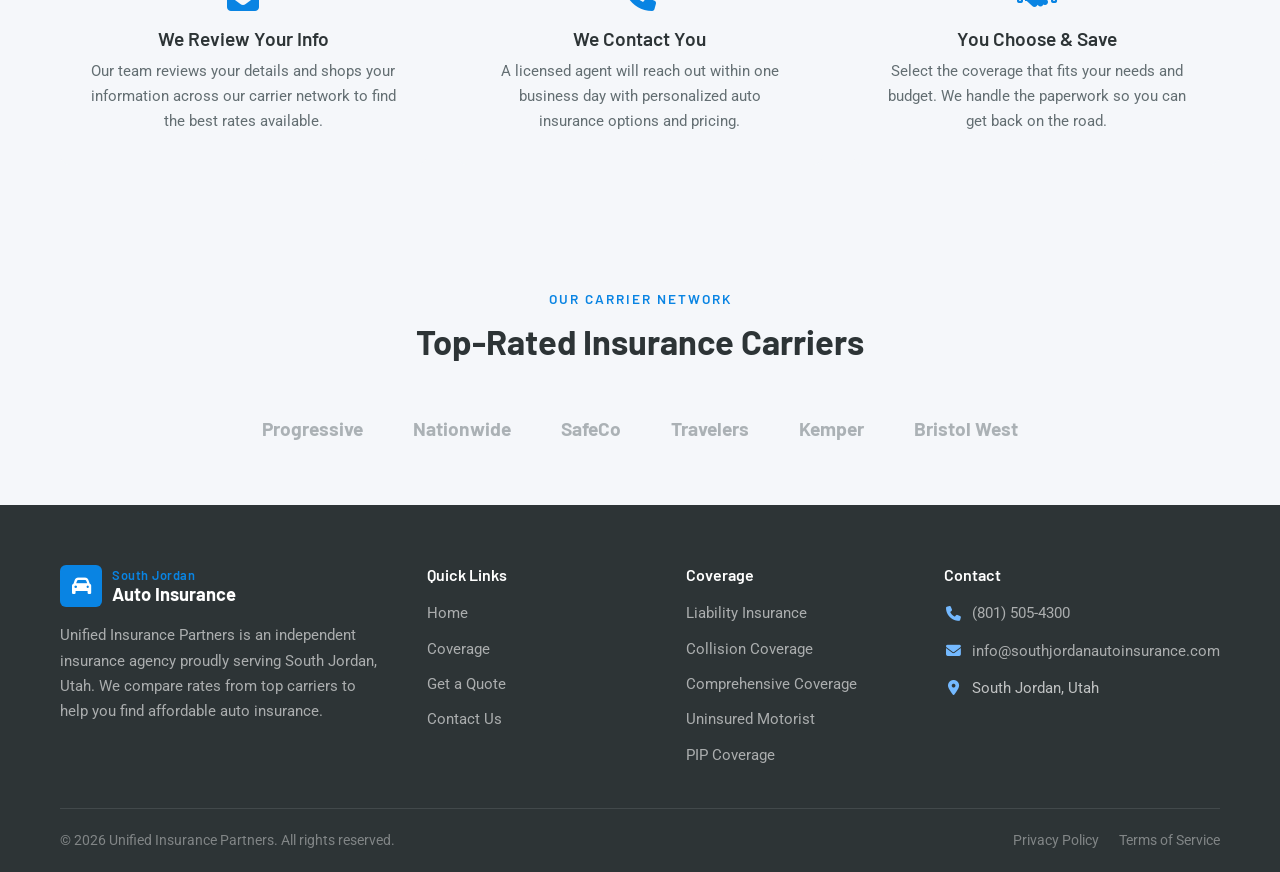
<file: auto-insurance-quote.html>
<!DOCTYPE html>
<html lang="en">
<head>
  <meta charset="UTF-8">
  <meta name="viewport" content="width=device-width, initial-scale=1.0">
  <title>Free Auto Insurance Quote | South Jordan, Utah | Unified Insurance Partners</title>
  <meta name="description" content="Get a free auto insurance quote for South Jordan, Utah in minutes. Compare rates from Progressive, Nationwide, SafeCo, Travelers, and more. Save up to 40%.">
  <link rel="canonical" href="https://southjordanautoinsurance.com/auto-insurance-quote">
  <meta name="robots" content="index, follow">
  <meta name="geo.placename" content="South Jordan, Utah">
  <meta name="geo.region" content="US-UT">
  <meta property="og:title" content="Free Auto Insurance Quote | South Jordan, Utah">
  <meta property="og:description" content="Get a free auto insurance quote for South Jordan. Compare rates from 20+ carriers and save up to 40%.">
  <meta property="og:url" content="https://southjordanautoinsurance.com/auto-insurance-quote">
  <meta property="og:type" content="website">
  <link rel="icon" href="data:image/svg+xml,<svg xmlns='http://www.w3.org/2000/svg' viewBox='0 0 100 100'><text y='.9em' font-size='90'>🚗</text></svg>">
  <link rel="preconnect" href="https://fonts.googleapis.com">
  <link rel="preconnect" href="https://fonts.gstatic.com" crossorigin>
  <link href="https://fonts.googleapis.com/css2?family=Barlow:wght@400;500;600;700;800&family=Roboto:wght@300;400;500;700&display=swap" rel="stylesheet">
  <link rel="stylesheet" href="https://cdnjs.cloudflare.com/ajax/libs/font-awesome/6.5.1/css/all.min.css">
  <link rel="stylesheet" href="css/style.css">

  <!-- BreadcrumbList Schema -->
  <script type="application/ld+json">
  {
    "@context": "https://schema.org",
    "@type": "BreadcrumbList",
    "itemListElement": [
      {"@type": "ListItem", "position": 1, "name": "Home", "item": "https://southjordanautoinsurance.com/"},
      {"@type": "ListItem", "position": 2, "name": "Auto Insurance Quote", "item": "https://southjordanautoinsurance.com/auto-insurance-quote"}
    ]
  }
  </script>
</head>
<body>

  <a href="#main" class="skip-link">Skip to main content</a>

  <!-- Header -->
  <header class="header" role="banner">
    <div class="container">
      <a href="./" class="logo" aria-label="South Jordan Auto Insurance - Home">
        <div class="logo-icon"><i class="fas fa-car" aria-hidden="true"></i></div>
        <div class="logo-text"><span>South Jordan</span> Auto Insurance</div>
      </a>
      <nav class="nav" role="navigation" aria-label="Main navigation">
        <a href="./">Home</a>
        <a href="coverage">Coverage</a>
        <a href="./#faq">FAQ</a>
        <a href="contact-us">Contact</a>
        <a href="tel:8015054300" class="nav-phone"><i class="fas fa-phone" aria-hidden="true"></i> (801) 505-4300</a>
        <a href="auto-insurance-quote" class="nav-cta">Get a Quote</a>
      </nav>
      <button class="menu-toggle" aria-label="Toggle navigation menu" aria-expanded="false">
        <span></span><span></span><span></span>
      </button>
    </div>
  </header>

  <main id="main">

    <!-- Page Hero -->
    <section class="page-hero">
      <div class="container">
        <h1>Get Your Free Auto Insurance Quote</h1>
        <p>Compare rates from top carriers and start saving on car insurance in South Jordan, Utah.</p>
      </div>
    </section>

    <!-- Breadcrumbs -->
    <div class="breadcrumbs">
      <div class="container">
        <div class="breadcrumb-list">
          <a href="./">Home</a>
          <span>/</span>
          <span class="current">Auto Insurance Quote</span>
        </div>
      </div>
    </div>

    <!-- Quote Form -->
    <section class="section">
      <div class="container">
        <div class="quote-form-container">

          <!-- Progress -->
          <div class="form-progress">
            <div class="progress-step active">
              <div class="progress-dot">1</div>
              <span class="progress-label">Your Info</span>
            </div>
            <div class="progress-line"></div>
            <div class="progress-step">
              <div class="progress-dot">2</div>
              <span class="progress-label">Vehicle Details</span>
            </div>
          </div>

          <div class="form-card">
            <form id="quoteForm" data-webhook="https://n8n4.belmontdigitalmarketing.com/webhook/southjordanautoinsurance-quote-85341" data-redirect="thank-you">

              <!-- Step 1: Required Info -->
              <div class="form-step active" id="step1">
                <div class="step-header">
                  <h3>Tell Us About Yourself</h3>
                  <p>We need a few details to get you the best auto insurance rates in South Jordan.</p>
                </div>
                <div class="form-row">
                  <div class="form-group">
                    <label for="quoteFirstName">First Name *</label>
                    <input type="text" id="quoteFirstName" name="first_name" placeholder="John" required>
                  </div>
                  <div class="form-group">
                    <label for="quoteLastName">Last Name *</label>
                    <input type="text" id="quoteLastName" name="last_name" placeholder="Smith" required>
                  </div>
                </div>
                <div class="form-group">
                  <label for="quoteEmail">Email Address *</label>
                  <input type="email" id="quoteEmail" name="email" placeholder="john@example.com" required>
                </div>
                <div class="form-group">
                  <label for="quotePhone">Phone Number *</label>
                  <input type="tel" id="quotePhone" name="phone" placeholder="(801) 555-0123" required>
                </div>
                <div class="form-group">
                  <label for="quoteZip">ZIP Code *</label>
                  <input type="text" id="quoteZip" name="zip" placeholder="84095" maxlength="5" pattern="[0-9]{5}" inputmode="numeric" required>
                </div>
                <div class="form-buttons">
                  <button type="button" class="btn btn-primary btn-block btn-next-step">Continue to Vehicle Details <i class="fas fa-arrow-right" aria-hidden="true"></i></button>
                </div>
              </div>

              <!-- Step 2: Optional Enrichment -->
              <div class="form-step" id="step2">
                <div class="step-header">
                  <h3>Vehicle &amp; Driver Details <span class="optional-badge">Optional</span></h3>
                  <p>Providing additional details helps us find more accurate rates. You can skip this step if you prefer.</p>
                </div>
                <div class="form-row">
                  <div class="form-group">
                    <label for="quoteNumVehicles">Number of Vehicles</label>
                    <select id="quoteNumVehicles" name="num_vehicles">
                      <option value="">Select...</option>
                      <option value="1">1</option>
                      <option value="2">2</option>
                      <option value="3">3</option>
                      <option value="4+">4+</option>
                    </select>
                  </div>
                  <div class="form-group">
                    <label for="quoteNumDrivers">Number of Drivers</label>
                    <select id="quoteNumDrivers" name="num_drivers">
                      <option value="">Select...</option>
                      <option value="1">1</option>
                      <option value="2">2</option>
                      <option value="3">3</option>
                      <option value="4+">4+</option>
                    </select>
                  </div>
                </div>
                <div class="form-group">
                  <label for="quoteInsStatus">Current Insurance Status</label>
                  <select id="quoteInsStatus" name="insurance_status">
                    <option value="">Select...</option>
                    <option value="Currently Insured">Currently Insured</option>
                    <option value="Uninsured">Uninsured</option>
                    <option value="Switching Carriers">Switching Carriers</option>
                  </select>
                </div>
                <div class="form-row">
                  <div class="form-group">
                    <label for="quoteVehicleYear">Vehicle Year</label>
                    <input type="number" id="quoteVehicleYear" name="vehicle_year" placeholder="e.g., 2020" min="1980" max="2027">
                  </div>
                  <div class="form-group">
                    <label for="quoteVehicleMake">Vehicle Make</label>
                    <input type="text" id="quoteVehicleMake" name="vehicle_make" placeholder="e.g., Toyota">
                  </div>
                </div>
                <div class="form-group">
                  <label for="quoteVehicleModel">Vehicle Model</label>
                  <input type="text" id="quoteVehicleModel" name="vehicle_model" placeholder="e.g., Camry">
                </div>
                <div class="form-group">
                  <label for="quoteComments">Additional Comments</label>
                  <textarea id="quoteComments" name="comments" placeholder="Anything else we should know? Special coverage needs, recent tickets, etc."></textarea>
                </div>
                <div class="form-consent">
                  <input type="checkbox" id="quoteConsent" name="consent" required>
                  <label for="quoteConsent">I consent to being contacted by Unified Insurance Partners regarding my auto insurance quote. I understand my information will be handled per our <a href="privacy">Privacy Policy</a>.</label>
                </div>
                <div class="form-buttons">
                  <button type="button" class="btn btn-secondary btn-prev-step"><i class="fas fa-arrow-left" aria-hidden="true"></i> Back</button>
                  <div class="cf-turnstile" data-sitekey="0x4AAAAAACyGQf02LTDlw4zZ" data-theme="light"></div>
                    <button type="submit" class="btn btn-primary">Submit Quote Request <i class="fas fa-paper-plane" aria-hidden="true"></i></button>
                </div>
                <div class="form-loader"><div class="spinner"></div> Submitting your quote request...</div>
                <div class="form-status"></div>
              </div>

            </form>
          </div>

          <!-- Trust Signals -->
          <div class="trust-signals">
            <div class="trust-item"><i class="fas fa-lock" aria-hidden="true"></i> Secure &amp; Encrypted</div>
            <div class="trust-item"><i class="fas fa-shield-halved" aria-hidden="true"></i> No Obligation</div>
            <div class="trust-item"><i class="fas fa-clock" aria-hidden="true"></i> Quick Response</div>
            <div class="trust-item"><i class="fas fa-ban" aria-hidden="true"></i> No Spam</div>
          </div>

        </div>
      </div>
    </section>

    <!-- What Happens Next -->
    <section class="next-steps bg-light">
      <div class="container">
        <div class="section-header">
          <span class="section-label">What Happens Next</span>
          <h2>After You Submit Your Quote Request</h2>
        </div>
        <div class="next-steps-grid">
          <div class="next-step-card">
            <i class="fas fa-envelope-open-text" aria-hidden="true"></i>
            <h4>We Review Your Info</h4>
            <p>Our team reviews your details and shops your information across our carrier network to find the best rates available.</p>
          </div>
          <div class="next-step-card">
            <i class="fas fa-phone-volume" aria-hidden="true"></i>
            <h4>We Contact You</h4>
            <p>A licensed agent will reach out within one business day with personalized auto insurance options and pricing.</p>
          </div>
          <div class="next-step-card">
            <i class="fas fa-handshake" aria-hidden="true"></i>
            <h4>You Choose &amp; Save</h4>
            <p>Select the coverage that fits your needs and budget. We handle the paperwork so you can get back on the road.</p>
          </div>
        </div>
      </div>
    </section>

    <!-- Carriers -->
    <section class="carriers" aria-label="Insurance carriers">
      <div class="container">
        <div class="section-header">
          <span class="section-label">Our Carrier Network</span>
          <h2>Top-Rated Insurance Carriers</h2>
        </div>
        <div class="carrier-logos">
          <div class="carrier-logo">Progressive</div>
          <div class="carrier-logo">Nationwide</div>
          <div class="carrier-logo">SafeCo</div>
          <div class="carrier-logo">Travelers</div>
          <div class="carrier-logo">Kemper</div>
          <div class="carrier-logo">Bristol West</div>
        </div>
      </div>
    </section>

  </main>

  <!-- Footer -->
  <footer class="footer" role="contentinfo">
    <div class="container">
      <div class="footer-grid">
        <div class="footer-brand">
          <a href="./" class="logo">
            <div class="logo-icon"><i class="fas fa-car" aria-hidden="true"></i></div>
            <div class="logo-text"><span>South Jordan</span> Auto Insurance</div>
          </a>
          <p>Unified Insurance Partners is an independent insurance agency proudly serving South Jordan, Utah. We compare rates from top carriers to help you find affordable auto insurance.</p>
        </div>
        <div>
          <h4>Quick Links</h4>
          <div class="footer-links">
            <a href="./">Home</a>
            <a href="coverage">Coverage</a>
            <a href="auto-insurance-quote">Get a Quote</a>
            <a href="contact-us">Contact Us</a>
          </div>
        </div>
        <div>
          <h4>Coverage</h4>
          <div class="footer-links">
            <a href="coverage">Liability Insurance</a>
            <a href="coverage">Collision Coverage</a>
            <a href="coverage">Comprehensive Coverage</a>
            <a href="coverage">Uninsured Motorist</a>
            <a href="coverage">PIP Coverage</a>
          </div>
        </div>
        <div>
          <h4>Contact</h4>
          <div class="footer-contact">
            <div class="footer-contact-item">
              <i class="fas fa-phone" aria-hidden="true"></i>
              <a href="tel:8015054300">(801) 505-4300</a>
            </div>
            <div class="footer-contact-item">
              <i class="fas fa-envelope" aria-hidden="true"></i>
              <a href="mailto:info@southjordanautoinsurance.com">info@southjordanautoinsurance.com</a>
            </div>
            <div class="footer-contact-item">
              <i class="fas fa-map-marker-alt" aria-hidden="true"></i>
              <span>South Jordan, Utah</span>
            </div>
          </div>
        </div>
      </div>
      <div class="footer-bottom">
        <p>&copy; 2026 Unified Insurance Partners. All rights reserved.</p>
        <div class="footer-bottom-links">
          <a href="privacy">Privacy Policy</a>
          <a href="terms">Terms of Service</a>
        </div>
      </div>
    </div>
  </footer>

  <div class="sticky-cta" role="complementary" aria-label="Quick actions">
    <a href="tel:8015054300" class="sticky-call"><i class="fas fa-phone" aria-hidden="true"></i> Call Now</a>
    <a href="auto-insurance-quote" class="sticky-quote"><i class="fas fa-file-alt" aria-hidden="true"></i> Free Quote</a>
  </div>

  <script src="https://challenges.cloudflare.com/turnstile/v0/api.js" async defer></script>
    <script src="js/main.js"></script>
</body>
</html>
</file>
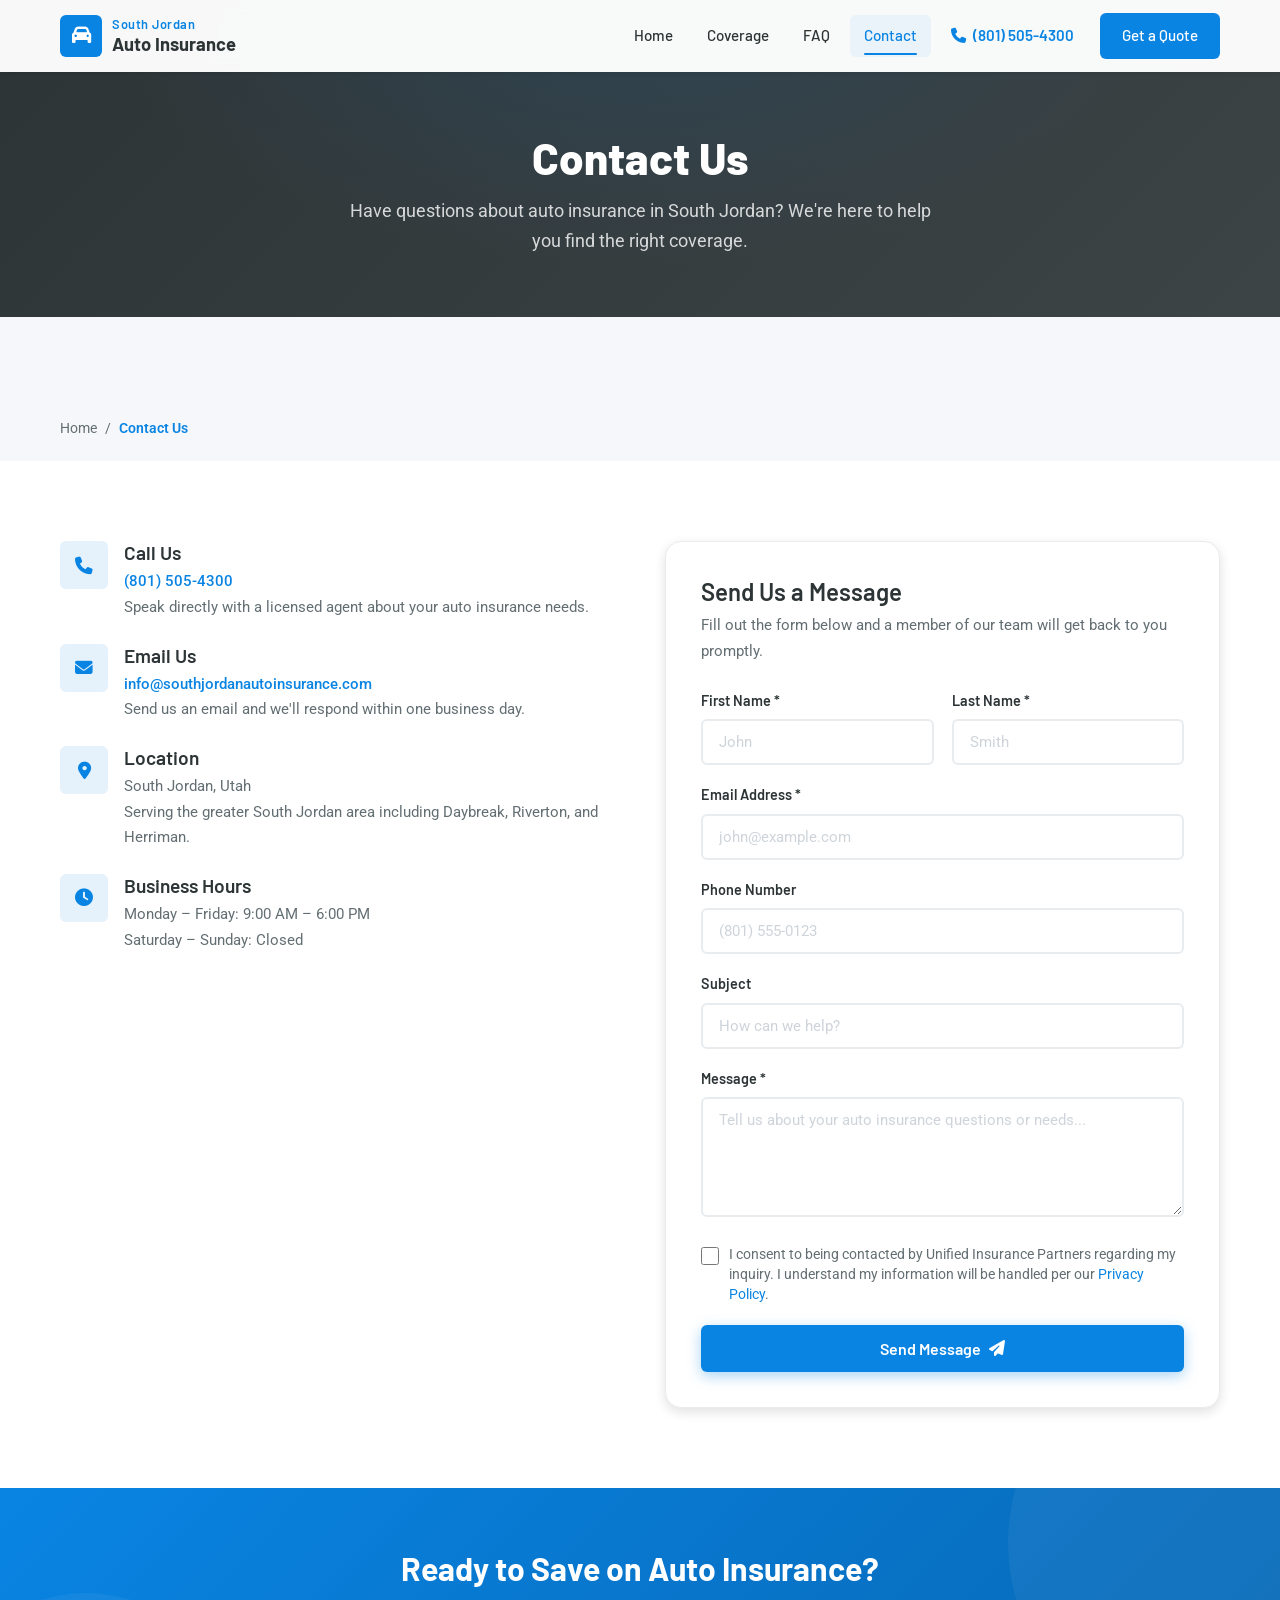
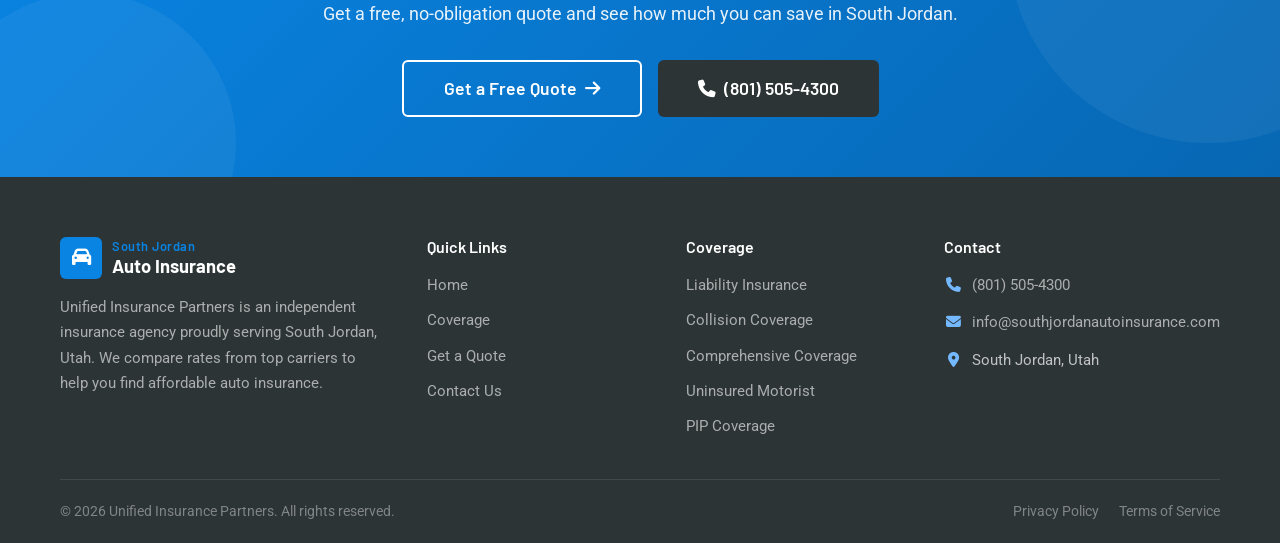
<file: contact-us.html>
<!DOCTYPE html>
<html lang="en">
<head>
  <meta charset="UTF-8">
  <meta name="viewport" content="width=device-width, initial-scale=1.0">
  <title>Contact Us | South Jordan Auto Insurance | Unified Insurance Partners</title>
  <meta name="description" content="Contact Unified Insurance Partners for auto insurance questions in South Jordan, Utah. Call (801) 505-4300 or send us a message online.">
  <link rel="canonical" href="https://southjordanautoinsurance.com/contact-us">
  <meta name="robots" content="index, follow">
  <meta name="geo.placename" content="South Jordan, Utah">
  <meta name="geo.region" content="US-UT">
  <meta property="og:title" content="Contact Us | South Jordan Auto Insurance">
  <meta property="og:description" content="Contact Unified Insurance Partners for auto insurance help in South Jordan, Utah.">
  <meta property="og:url" content="https://southjordanautoinsurance.com/contact-us">
  <meta property="og:type" content="website">
  <link rel="icon" href="data:image/svg+xml,<svg xmlns='http://www.w3.org/2000/svg' viewBox='0 0 100 100'><text y='.9em' font-size='90'>🚗</text></svg>">
  <link rel="preconnect" href="https://fonts.googleapis.com">
  <link rel="preconnect" href="https://fonts.gstatic.com" crossorigin>
  <link href="https://fonts.googleapis.com/css2?family=Barlow:wght@400;500;600;700;800&family=Roboto:wght@300;400;500;700&display=swap" rel="stylesheet">
  <link rel="stylesheet" href="https://cdnjs.cloudflare.com/ajax/libs/font-awesome/6.5.1/css/all.min.css">
  <link rel="stylesheet" href="css/style.css">

  <script type="application/ld+json">
  {
    "@context": "https://schema.org",
    "@type": "BreadcrumbList",
    "itemListElement": [
      {"@type": "ListItem", "position": 1, "name": "Home", "item": "https://southjordanautoinsurance.com/"},
      {"@type": "ListItem", "position": 2, "name": "Contact Us", "item": "https://southjordanautoinsurance.com/contact-us"}
    ]
  }
  </script>
</head>
<body>

  <a href="#main" class="skip-link">Skip to main content</a>

  <header class="header" role="banner">
    <div class="container">
      <a href="./" class="logo" aria-label="South Jordan Auto Insurance - Home">
        <div class="logo-icon"><i class="fas fa-car" aria-hidden="true"></i></div>
        <div class="logo-text"><span>South Jordan</span> Auto Insurance</div>
      </a>
      <nav class="nav" role="navigation" aria-label="Main navigation">
        <a href="./">Home</a>
        <a href="coverage">Coverage</a>
        <a href="./#faq">FAQ</a>
        <a href="contact-us">Contact</a>
        <a href="tel:8015054300" class="nav-phone"><i class="fas fa-phone" aria-hidden="true"></i> (801) 505-4300</a>
        <a href="auto-insurance-quote" class="nav-cta">Get a Quote</a>
      </nav>
      <button class="menu-toggle" aria-label="Toggle navigation menu" aria-expanded="false">
        <span></span><span></span><span></span>
      </button>
    </div>
  </header>

  <main id="main">

    <section class="page-hero">
      <div class="container">
        <h1>Contact Us</h1>
        <p>Have questions about auto insurance in South Jordan? We're here to help you find the right coverage.</p>
      </div>
    </section>

    <div class="breadcrumbs">
      <div class="container">
        <div class="breadcrumb-list">
          <a href="./">Home</a>
          <span>/</span>
          <span class="current">Contact Us</span>
        </div>
      </div>
    </div>

    <section class="contact-section">
      <div class="container">
        <div class="contact-grid">
          <div class="contact-info">
            <div class="contact-item">
              <div class="contact-icon"><i class="fas fa-phone" aria-hidden="true"></i></div>
              <div>
                <h4>Call Us</h4>
                <p><a href="tel:8015054300">(801) 505-4300</a></p>
                <p>Speak directly with a licensed agent about your auto insurance needs.</p>
              </div>
            </div>
            <div class="contact-item">
              <div class="contact-icon"><i class="fas fa-envelope" aria-hidden="true"></i></div>
              <div>
                <h4>Email Us</h4>
                <p><a href="mailto:info@southjordanautoinsurance.com">info@southjordanautoinsurance.com</a></p>
                <p>Send us an email and we'll respond within one business day.</p>
              </div>
            </div>
            <div class="contact-item">
              <div class="contact-icon"><i class="fas fa-map-marker-alt" aria-hidden="true"></i></div>
              <div>
                <h4>Location</h4>
                <p>South Jordan, Utah</p>
                <p>Serving the greater South Jordan area including Daybreak, Riverton, and Herriman.</p>
              </div>
            </div>
            <div class="contact-item">
              <div class="contact-icon"><i class="fas fa-clock" aria-hidden="true"></i></div>
              <div>
                <h4>Business Hours</h4>
                <p>Monday &ndash; Friday: 9:00 AM &ndash; 6:00 PM<br>Saturday &ndash; Sunday: Closed</p>
              </div>
            </div>
          </div>
          <div class="form-card">
            <h3>Send Us a Message</h3>
            <p>Fill out the form below and a member of our team will get back to you promptly.</p>
            <form data-webhook="https://n8n4.belmontdigitalmarketing.com/webhook/southjordanautoinsurance-contact-29463">
              <div class="form-row">
                <div class="form-group">
                  <label for="contactFirstName">First Name *</label>
                  <input type="text" id="contactFirstName" name="first_name" placeholder="John" required>
                </div>
                <div class="form-group">
                  <label for="contactLastName">Last Name *</label>
                  <input type="text" id="contactLastName" name="last_name" placeholder="Smith" required>
                </div>
              </div>
              <div class="form-group">
                <label for="contactEmail">Email Address *</label>
                <input type="email" id="contactEmail" name="email" placeholder="john@example.com" required>
              </div>
              <div class="form-group">
                <label for="contactPhone">Phone Number</label>
                <input type="tel" id="contactPhone" name="phone" placeholder="(801) 555-0123">
              </div>
              <div class="form-group">
                <label for="contactSubject">Subject</label>
                <input type="text" id="contactSubject" name="subject" placeholder="How can we help?">
              </div>
              <div class="form-group">
                <label for="contactMessage">Message *</label>
                <textarea id="contactMessage" name="message" placeholder="Tell us about your auto insurance questions or needs..." required></textarea>
              </div>
              <div class="form-consent">
                <input type="checkbox" id="contactConsent" name="consent" required>
                <label for="contactConsent">I consent to being contacted by Unified Insurance Partners regarding my inquiry. I understand my information will be handled per our <a href="privacy">Privacy Policy</a>.</label>
              </div>
              <div class="cf-turnstile" data-sitekey="0x4AAAAAACyGQf02LTDlw4zZ" data-theme="light"></div>
                    <button type="submit" class="btn btn-primary btn-block">Send Message <i class="fas fa-paper-plane" aria-hidden="true"></i></button>
              <div class="form-loader"><div class="spinner"></div> Sending your message...</div>
              <div class="form-status"></div>
            </form>
          </div>
        </div>
      </div>
    </section>

    <!-- CTA Banner -->
    <section class="cta-banner" role="complementary">
      <div class="container">
        <h2>Ready to Save on Auto Insurance?</h2>
        <p>Get a free, no-obligation quote and see how much you can save in South Jordan.</p>
        <div class="cta-buttons">
          <a href="auto-insurance-quote" class="btn btn-outline btn-lg">Get a Free Quote <i class="fas fa-arrow-right" aria-hidden="true"></i></a>
          <a href="tel:8015054300" class="btn btn-dark btn-lg"><i class="fas fa-phone" aria-hidden="true"></i> (801) 505-4300</a>
        </div>
      </div>
    </section>

  </main>

  <footer class="footer" role="contentinfo">
    <div class="container">
      <div class="footer-grid">
        <div class="footer-brand">
          <a href="./" class="logo">
            <div class="logo-icon"><i class="fas fa-car" aria-hidden="true"></i></div>
            <div class="logo-text"><span>South Jordan</span> Auto Insurance</div>
          </a>
          <p>Unified Insurance Partners is an independent insurance agency proudly serving South Jordan, Utah. We compare rates from top carriers to help you find affordable auto insurance.</p>
        </div>
        <div>
          <h4>Quick Links</h4>
          <div class="footer-links">
            <a href="./">Home</a>
            <a href="coverage">Coverage</a>
            <a href="auto-insurance-quote">Get a Quote</a>
            <a href="contact-us">Contact Us</a>
          </div>
        </div>
        <div>
          <h4>Coverage</h4>
          <div class="footer-links">
            <a href="coverage">Liability Insurance</a>
            <a href="coverage">Collision Coverage</a>
            <a href="coverage">Comprehensive Coverage</a>
            <a href="coverage">Uninsured Motorist</a>
            <a href="coverage">PIP Coverage</a>
          </div>
        </div>
        <div>
          <h4>Contact</h4>
          <div class="footer-contact">
            <div class="footer-contact-item">
              <i class="fas fa-phone" aria-hidden="true"></i>
              <a href="tel:8015054300">(801) 505-4300</a>
            </div>
            <div class="footer-contact-item">
              <i class="fas fa-envelope" aria-hidden="true"></i>
              <a href="mailto:info@southjordanautoinsurance.com">info@southjordanautoinsurance.com</a>
            </div>
            <div class="footer-contact-item">
              <i class="fas fa-map-marker-alt" aria-hidden="true"></i>
              <span>South Jordan, Utah</span>
            </div>
          </div>
        </div>
      </div>
      <div class="footer-bottom">
        <p>&copy; 2026 Unified Insurance Partners. All rights reserved.</p>
        <div class="footer-bottom-links">
          <a href="privacy">Privacy Policy</a>
          <a href="terms">Terms of Service</a>
        </div>
      </div>
    </div>
  </footer>

  <div class="sticky-cta" role="complementary" aria-label="Quick actions">
    <a href="tel:8015054300" class="sticky-call"><i class="fas fa-phone" aria-hidden="true"></i> Call Now</a>
    <a href="auto-insurance-quote" class="sticky-quote"><i class="fas fa-file-alt" aria-hidden="true"></i> Free Quote</a>
  </div>

  <script src="https://challenges.cloudflare.com/turnstile/v0/api.js" async defer></script>
    <script src="js/main.js"></script>
</body>
</html>
</file>
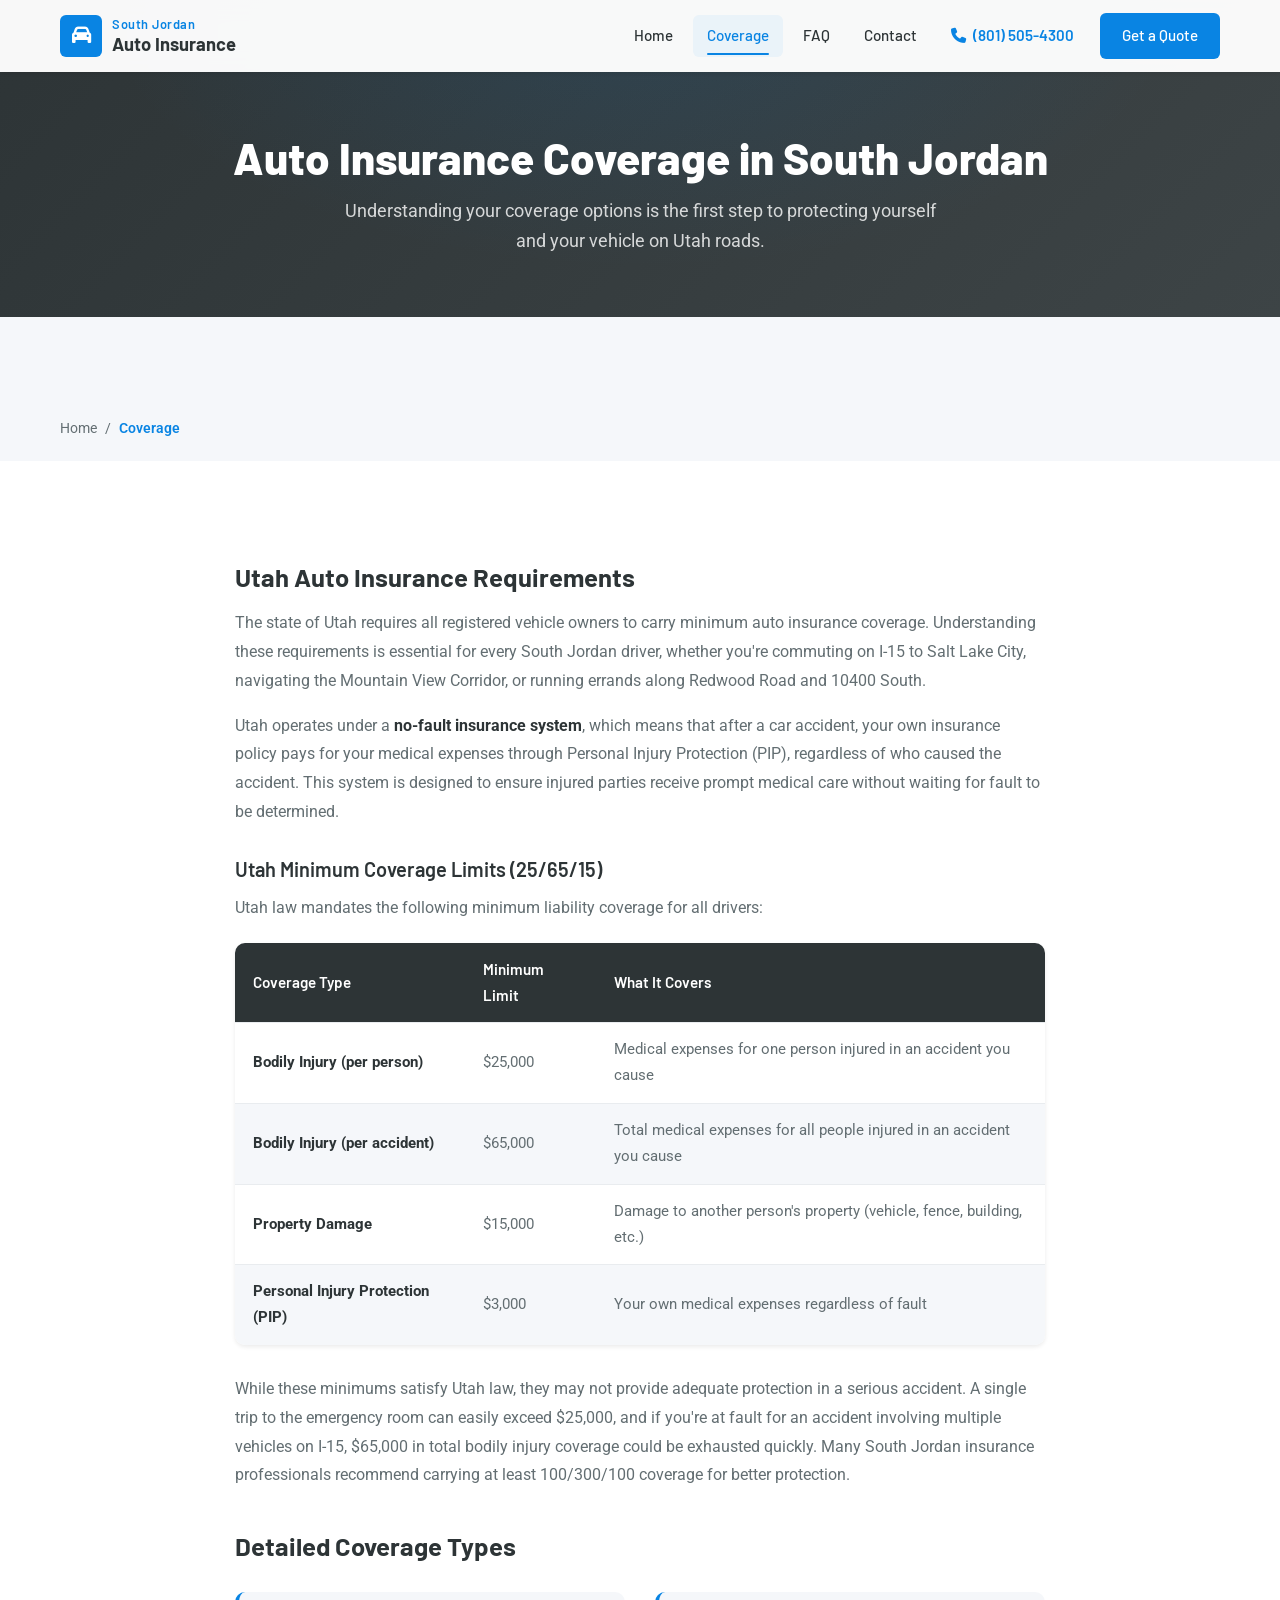
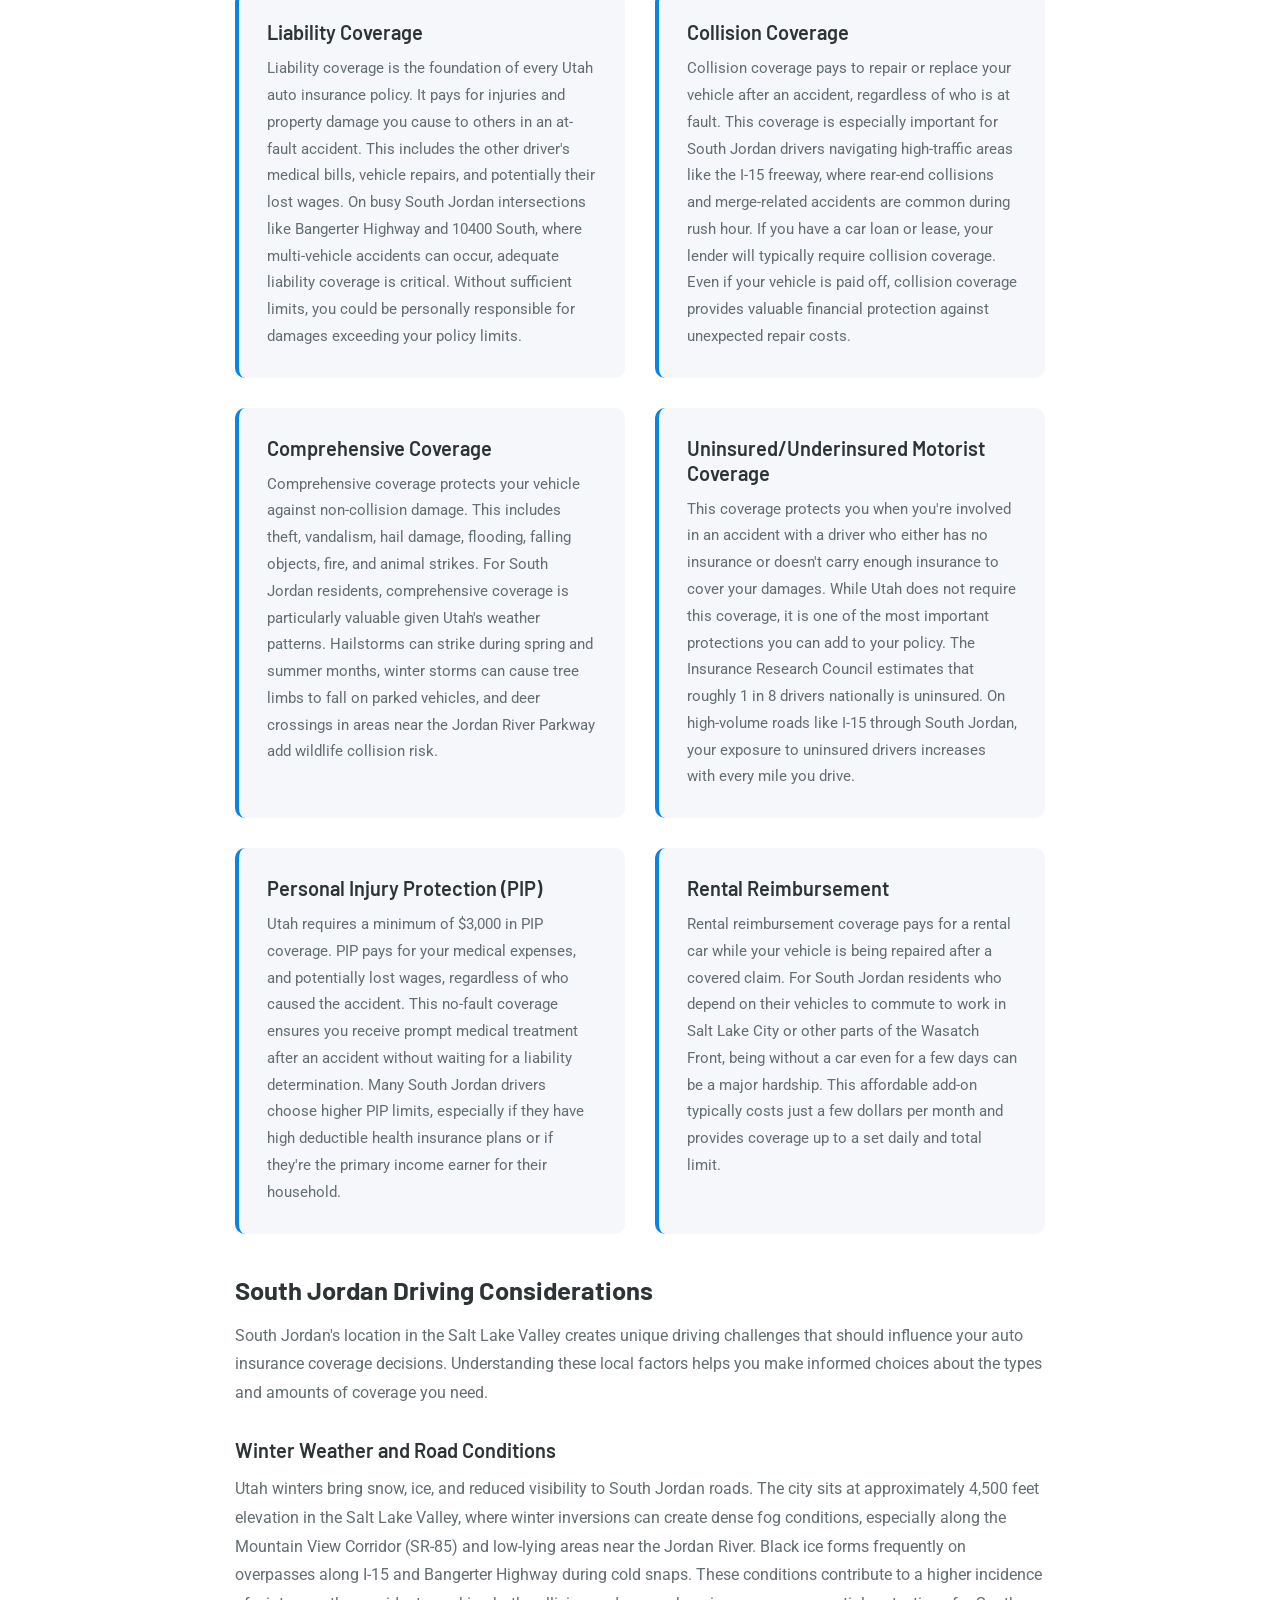
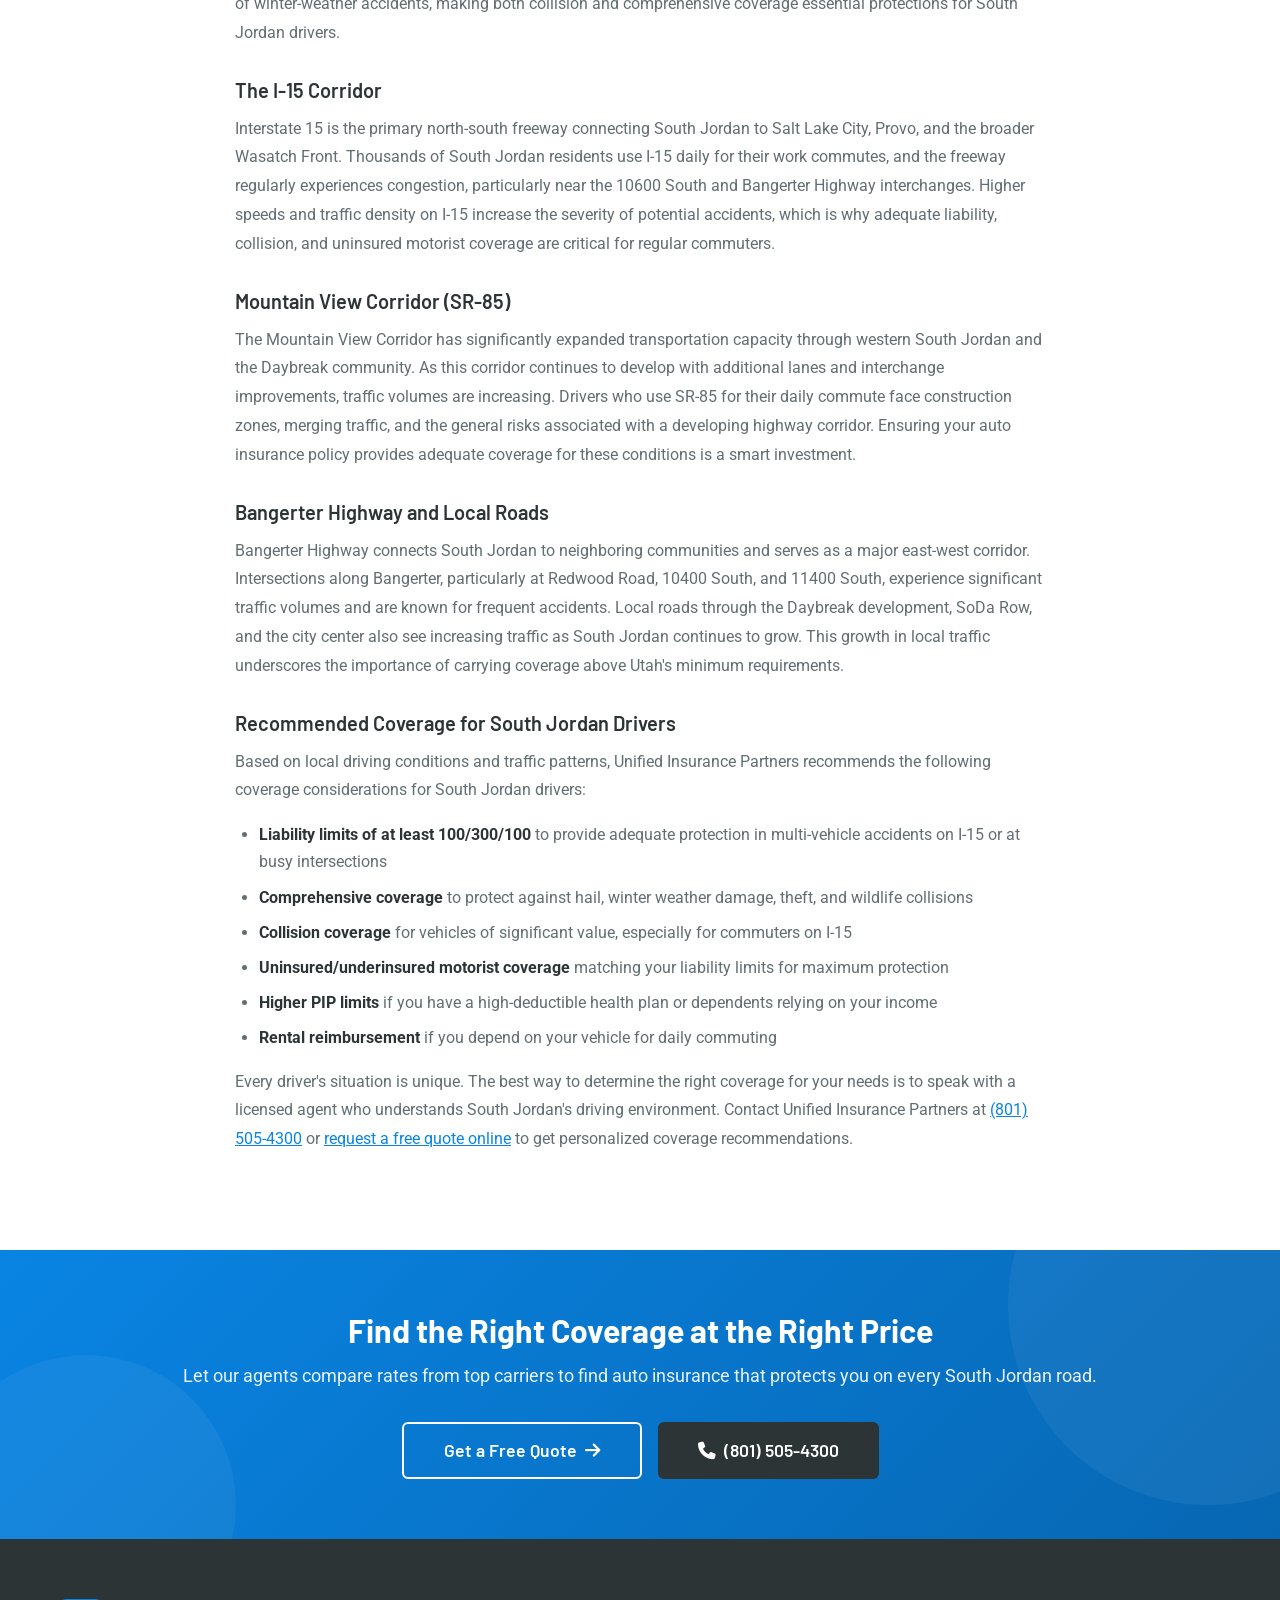
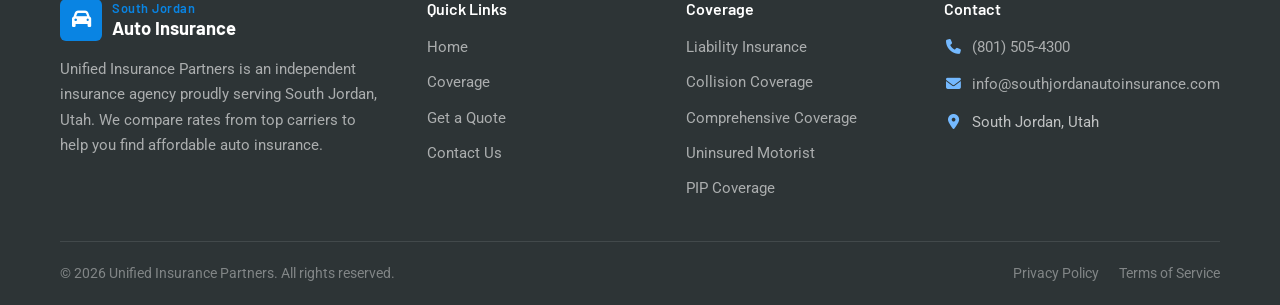
<file: coverage.html>
<!DOCTYPE html>
<html lang="en">
<head>
  <meta charset="UTF-8">
  <meta name="viewport" content="width=device-width, initial-scale=1.0">
  <title>Auto Insurance Coverage in South Jordan, Utah | Unified Insurance Partners</title>
  <meta name="description" content="Learn about auto insurance coverage options available in South Jordan, Utah. Understand Utah's 25/65/15 minimum requirements, PIP, collision, comprehensive, and more.">
  <link rel="canonical" href="https://southjordanautoinsurance.com/coverage">
  <meta name="robots" content="index, follow">
  <meta name="geo.placename" content="South Jordan, Utah">
  <meta name="geo.region" content="US-UT">
  <meta property="og:title" content="Auto Insurance Coverage | South Jordan, Utah">
  <meta property="og:description" content="Comprehensive guide to auto insurance coverage options for South Jordan drivers. Learn about Utah requirements and coverage types.">
  <meta property="og:url" content="https://southjordanautoinsurance.com/coverage">
  <meta property="og:type" content="website">
  <link rel="icon" href="data:image/svg+xml,<svg xmlns='http://www.w3.org/2000/svg' viewBox='0 0 100 100'><text y='.9em' font-size='90'>🚗</text></svg>">
  <link rel="preconnect" href="https://fonts.googleapis.com">
  <link rel="preconnect" href="https://fonts.gstatic.com" crossorigin>
  <link href="https://fonts.googleapis.com/css2?family=Barlow:wght@400;500;600;700;800&family=Roboto:wght@300;400;500;700&display=swap" rel="stylesheet">
  <link rel="stylesheet" href="https://cdnjs.cloudflare.com/ajax/libs/font-awesome/6.5.1/css/all.min.css">
  <link rel="stylesheet" href="css/style.css">

  <script type="application/ld+json">
  {
    "@context": "https://schema.org",
    "@type": "BreadcrumbList",
    "itemListElement": [
      {"@type": "ListItem", "position": 1, "name": "Home", "item": "https://southjordanautoinsurance.com/"},
      {"@type": "ListItem", "position": 2, "name": "Coverage", "item": "https://southjordanautoinsurance.com/coverage"}
    ]
  }
  </script>
</head>
<body>

  <a href="#main" class="skip-link">Skip to main content</a>

  <header class="header" role="banner">
    <div class="container">
      <a href="./" class="logo" aria-label="South Jordan Auto Insurance - Home">
        <div class="logo-icon"><i class="fas fa-car" aria-hidden="true"></i></div>
        <div class="logo-text"><span>South Jordan</span> Auto Insurance</div>
      </a>
      <nav class="nav" role="navigation" aria-label="Main navigation">
        <a href="./">Home</a>
        <a href="coverage">Coverage</a>
        <a href="./#faq">FAQ</a>
        <a href="contact-us">Contact</a>
        <a href="tel:8015054300" class="nav-phone"><i class="fas fa-phone" aria-hidden="true"></i> (801) 505-4300</a>
        <a href="auto-insurance-quote" class="nav-cta">Get a Quote</a>
      </nav>
      <button class="menu-toggle" aria-label="Toggle navigation menu" aria-expanded="false">
        <span></span><span></span><span></span>
      </button>
    </div>
  </header>

  <main id="main">

    <section class="page-hero">
      <div class="container">
        <h1>Auto Insurance Coverage in South Jordan</h1>
        <p>Understanding your coverage options is the first step to protecting yourself and your vehicle on Utah roads.</p>
      </div>
    </section>

    <div class="breadcrumbs">
      <div class="container">
        <div class="breadcrumb-list">
          <a href="./">Home</a>
          <span>/</span>
          <span class="current">Coverage</span>
        </div>
      </div>
    </div>

    <section class="content-page">
      <div class="container">

        <h2>Utah Auto Insurance Requirements</h2>
        <p>The state of Utah requires all registered vehicle owners to carry minimum auto insurance coverage. Understanding these requirements is essential for every South Jordan driver, whether you're commuting on I-15 to Salt Lake City, navigating the Mountain View Corridor, or running errands along Redwood Road and 10400 South.</p>

        <p>Utah operates under a <strong>no-fault insurance system</strong>, which means that after a car accident, your own insurance policy pays for your medical expenses through Personal Injury Protection (PIP), regardless of who caused the accident. This system is designed to ensure injured parties receive prompt medical care without waiting for fault to be determined.</p>

        <h3>Utah Minimum Coverage Limits (25/65/15)</h3>
        <p>Utah law mandates the following minimum liability coverage for all drivers:</p>

        <table class="requirements-table">
          <thead>
            <tr>
              <th>Coverage Type</th>
              <th>Minimum Limit</th>
              <th>What It Covers</th>
            </tr>
          </thead>
          <tbody>
            <tr>
              <td><strong>Bodily Injury (per person)</strong></td>
              <td>$25,000</td>
              <td>Medical expenses for one person injured in an accident you cause</td>
            </tr>
            <tr>
              <td><strong>Bodily Injury (per accident)</strong></td>
              <td>$65,000</td>
              <td>Total medical expenses for all people injured in an accident you cause</td>
            </tr>
            <tr>
              <td><strong>Property Damage</strong></td>
              <td>$15,000</td>
              <td>Damage to another person's property (vehicle, fence, building, etc.)</td>
            </tr>
            <tr>
              <td><strong>Personal Injury Protection (PIP)</strong></td>
              <td>$3,000</td>
              <td>Your own medical expenses regardless of fault</td>
            </tr>
          </tbody>
        </table>

        <p>While these minimums satisfy Utah law, they may not provide adequate protection in a serious accident. A single trip to the emergency room can easily exceed $25,000, and if you're at fault for an accident involving multiple vehicles on I-15, $65,000 in total bodily injury coverage could be exhausted quickly. Many South Jordan insurance professionals recommend carrying at least 100/300/100 coverage for better protection.</p>

        <h2>Detailed Coverage Types</h2>

        <div class="coverage-detail-grid">
          <div class="coverage-detail-card">
            <h3>Liability Coverage</h3>
            <p>Liability coverage is the foundation of every Utah auto insurance policy. It pays for injuries and property damage you cause to others in an at-fault accident. This includes the other driver's medical bills, vehicle repairs, and potentially their lost wages. On busy South Jordan intersections like Bangerter Highway and 10400 South, where multi-vehicle accidents can occur, adequate liability coverage is critical. Without sufficient limits, you could be personally responsible for damages exceeding your policy limits.</p>
          </div>
          <div class="coverage-detail-card">
            <h3>Collision Coverage</h3>
            <p>Collision coverage pays to repair or replace your vehicle after an accident, regardless of who is at fault. This coverage is especially important for South Jordan drivers navigating high-traffic areas like the I-15 freeway, where rear-end collisions and merge-related accidents are common during rush hour. If you have a car loan or lease, your lender will typically require collision coverage. Even if your vehicle is paid off, collision coverage provides valuable financial protection against unexpected repair costs.</p>
          </div>
          <div class="coverage-detail-card">
            <h3>Comprehensive Coverage</h3>
            <p>Comprehensive coverage protects your vehicle against non-collision damage. This includes theft, vandalism, hail damage, flooding, falling objects, fire, and animal strikes. For South Jordan residents, comprehensive coverage is particularly valuable given Utah's weather patterns. Hailstorms can strike during spring and summer months, winter storms can cause tree limbs to fall on parked vehicles, and deer crossings in areas near the Jordan River Parkway add wildlife collision risk.</p>
          </div>
          <div class="coverage-detail-card">
            <h3>Uninsured/Underinsured Motorist Coverage</h3>
            <p>This coverage protects you when you're involved in an accident with a driver who either has no insurance or doesn't carry enough insurance to cover your damages. While Utah does not require this coverage, it is one of the most important protections you can add to your policy. The Insurance Research Council estimates that roughly 1 in 8 drivers nationally is uninsured. On high-volume roads like I-15 through South Jordan, your exposure to uninsured drivers increases with every mile you drive.</p>
          </div>
          <div class="coverage-detail-card">
            <h3>Personal Injury Protection (PIP)</h3>
            <p>Utah requires a minimum of $3,000 in PIP coverage. PIP pays for your medical expenses, and potentially lost wages, regardless of who caused the accident. This no-fault coverage ensures you receive prompt medical treatment after an accident without waiting for a liability determination. Many South Jordan drivers choose higher PIP limits, especially if they have high deductible health insurance plans or if they're the primary income earner for their household.</p>
          </div>
          <div class="coverage-detail-card">
            <h3>Rental Reimbursement</h3>
            <p>Rental reimbursement coverage pays for a rental car while your vehicle is being repaired after a covered claim. For South Jordan residents who depend on their vehicles to commute to work in Salt Lake City or other parts of the Wasatch Front, being without a car even for a few days can be a major hardship. This affordable add-on typically costs just a few dollars per month and provides coverage up to a set daily and total limit.</p>
          </div>
        </div>

        <h2>South Jordan Driving Considerations</h2>

        <p>South Jordan's location in the Salt Lake Valley creates unique driving challenges that should influence your auto insurance coverage decisions. Understanding these local factors helps you make informed choices about the types and amounts of coverage you need.</p>

        <h3>Winter Weather and Road Conditions</h3>
        <p>Utah winters bring snow, ice, and reduced visibility to South Jordan roads. The city sits at approximately 4,500 feet elevation in the Salt Lake Valley, where winter inversions can create dense fog conditions, especially along the Mountain View Corridor (SR-85) and low-lying areas near the Jordan River. Black ice forms frequently on overpasses along I-15 and Bangerter Highway during cold snaps. These conditions contribute to a higher incidence of winter-weather accidents, making both collision and comprehensive coverage essential protections for South Jordan drivers.</p>

        <h3>The I-15 Corridor</h3>
        <p>Interstate 15 is the primary north-south freeway connecting South Jordan to Salt Lake City, Provo, and the broader Wasatch Front. Thousands of South Jordan residents use I-15 daily for their work commutes, and the freeway regularly experiences congestion, particularly near the 10600 South and Bangerter Highway interchanges. Higher speeds and traffic density on I-15 increase the severity of potential accidents, which is why adequate liability, collision, and uninsured motorist coverage are critical for regular commuters.</p>

        <h3>Mountain View Corridor (SR-85)</h3>
        <p>The Mountain View Corridor has significantly expanded transportation capacity through western South Jordan and the Daybreak community. As this corridor continues to develop with additional lanes and interchange improvements, traffic volumes are increasing. Drivers who use SR-85 for their daily commute face construction zones, merging traffic, and the general risks associated with a developing highway corridor. Ensuring your auto insurance policy provides adequate coverage for these conditions is a smart investment.</p>

        <h3>Bangerter Highway and Local Roads</h3>
        <p>Bangerter Highway connects South Jordan to neighboring communities and serves as a major east-west corridor. Intersections along Bangerter, particularly at Redwood Road, 10400 South, and 11400 South, experience significant traffic volumes and are known for frequent accidents. Local roads through the Daybreak development, SoDa Row, and the city center also see increasing traffic as South Jordan continues to grow. This growth in local traffic underscores the importance of carrying coverage above Utah's minimum requirements.</p>

        <h3>Recommended Coverage for South Jordan Drivers</h3>
        <p>Based on local driving conditions and traffic patterns, Unified Insurance Partners recommends the following coverage considerations for South Jordan drivers:</p>
        <ul>
          <li><strong>Liability limits of at least 100/300/100</strong> to provide adequate protection in multi-vehicle accidents on I-15 or at busy intersections</li>
          <li><strong>Comprehensive coverage</strong> to protect against hail, winter weather damage, theft, and wildlife collisions</li>
          <li><strong>Collision coverage</strong> for vehicles of significant value, especially for commuters on I-15</li>
          <li><strong>Uninsured/underinsured motorist coverage</strong> matching your liability limits for maximum protection</li>
          <li><strong>Higher PIP limits</strong> if you have a high-deductible health plan or dependents relying on your income</li>
          <li><strong>Rental reimbursement</strong> if you depend on your vehicle for daily commuting</li>
        </ul>

        <p>Every driver's situation is unique. The best way to determine the right coverage for your needs is to speak with a licensed agent who understands South Jordan's driving environment. Contact Unified Insurance Partners at <a href="tel:8015054300">(801) 505-4300</a> or <a href="auto-insurance-quote">request a free quote online</a> to get personalized coverage recommendations.</p>

      </div>
    </section>

    <!-- CTA Banner -->
    <section class="cta-banner" role="complementary">
      <div class="container">
        <h2>Find the Right Coverage at the Right Price</h2>
        <p>Let our agents compare rates from top carriers to find auto insurance that protects you on every South Jordan road.</p>
        <div class="cta-buttons">
          <a href="auto-insurance-quote" class="btn btn-outline btn-lg">Get a Free Quote <i class="fas fa-arrow-right" aria-hidden="true"></i></a>
          <a href="tel:8015054300" class="btn btn-dark btn-lg"><i class="fas fa-phone" aria-hidden="true"></i> (801) 505-4300</a>
        </div>
      </div>
    </section>

  </main>

  <footer class="footer" role="contentinfo">
    <div class="container">
      <div class="footer-grid">
        <div class="footer-brand">
          <a href="./" class="logo">
            <div class="logo-icon"><i class="fas fa-car" aria-hidden="true"></i></div>
            <div class="logo-text"><span>South Jordan</span> Auto Insurance</div>
          </a>
          <p>Unified Insurance Partners is an independent insurance agency proudly serving South Jordan, Utah. We compare rates from top carriers to help you find affordable auto insurance.</p>
        </div>
        <div>
          <h4>Quick Links</h4>
          <div class="footer-links">
            <a href="./">Home</a>
            <a href="coverage">Coverage</a>
            <a href="auto-insurance-quote">Get a Quote</a>
            <a href="contact-us">Contact Us</a>
          </div>
        </div>
        <div>
          <h4>Coverage</h4>
          <div class="footer-links">
            <a href="coverage">Liability Insurance</a>
            <a href="coverage">Collision Coverage</a>
            <a href="coverage">Comprehensive Coverage</a>
            <a href="coverage">Uninsured Motorist</a>
            <a href="coverage">PIP Coverage</a>
          </div>
        </div>
        <div>
          <h4>Contact</h4>
          <div class="footer-contact">
            <div class="footer-contact-item">
              <i class="fas fa-phone" aria-hidden="true"></i>
              <a href="tel:8015054300">(801) 505-4300</a>
            </div>
            <div class="footer-contact-item">
              <i class="fas fa-envelope" aria-hidden="true"></i>
              <a href="mailto:info@southjordanautoinsurance.com">info@southjordanautoinsurance.com</a>
            </div>
            <div class="footer-contact-item">
              <i class="fas fa-map-marker-alt" aria-hidden="true"></i>
              <span>South Jordan, Utah</span>
            </div>
          </div>
        </div>
      </div>
      <div class="footer-bottom">
        <p>&copy; 2026 Unified Insurance Partners. All rights reserved.</p>
        <div class="footer-bottom-links">
          <a href="privacy">Privacy Policy</a>
          <a href="terms">Terms of Service</a>
        </div>
      </div>
    </div>
  </footer>

  <div class="sticky-cta" role="complementary" aria-label="Quick actions">
    <a href="tel:8015054300" class="sticky-call"><i class="fas fa-phone" aria-hidden="true"></i> Call Now</a>
    <a href="auto-insurance-quote" class="sticky-quote"><i class="fas fa-file-alt" aria-hidden="true"></i> Free Quote</a>
  </div>

  <script src="js/main.js"></script>
</body>
</html>
</file>
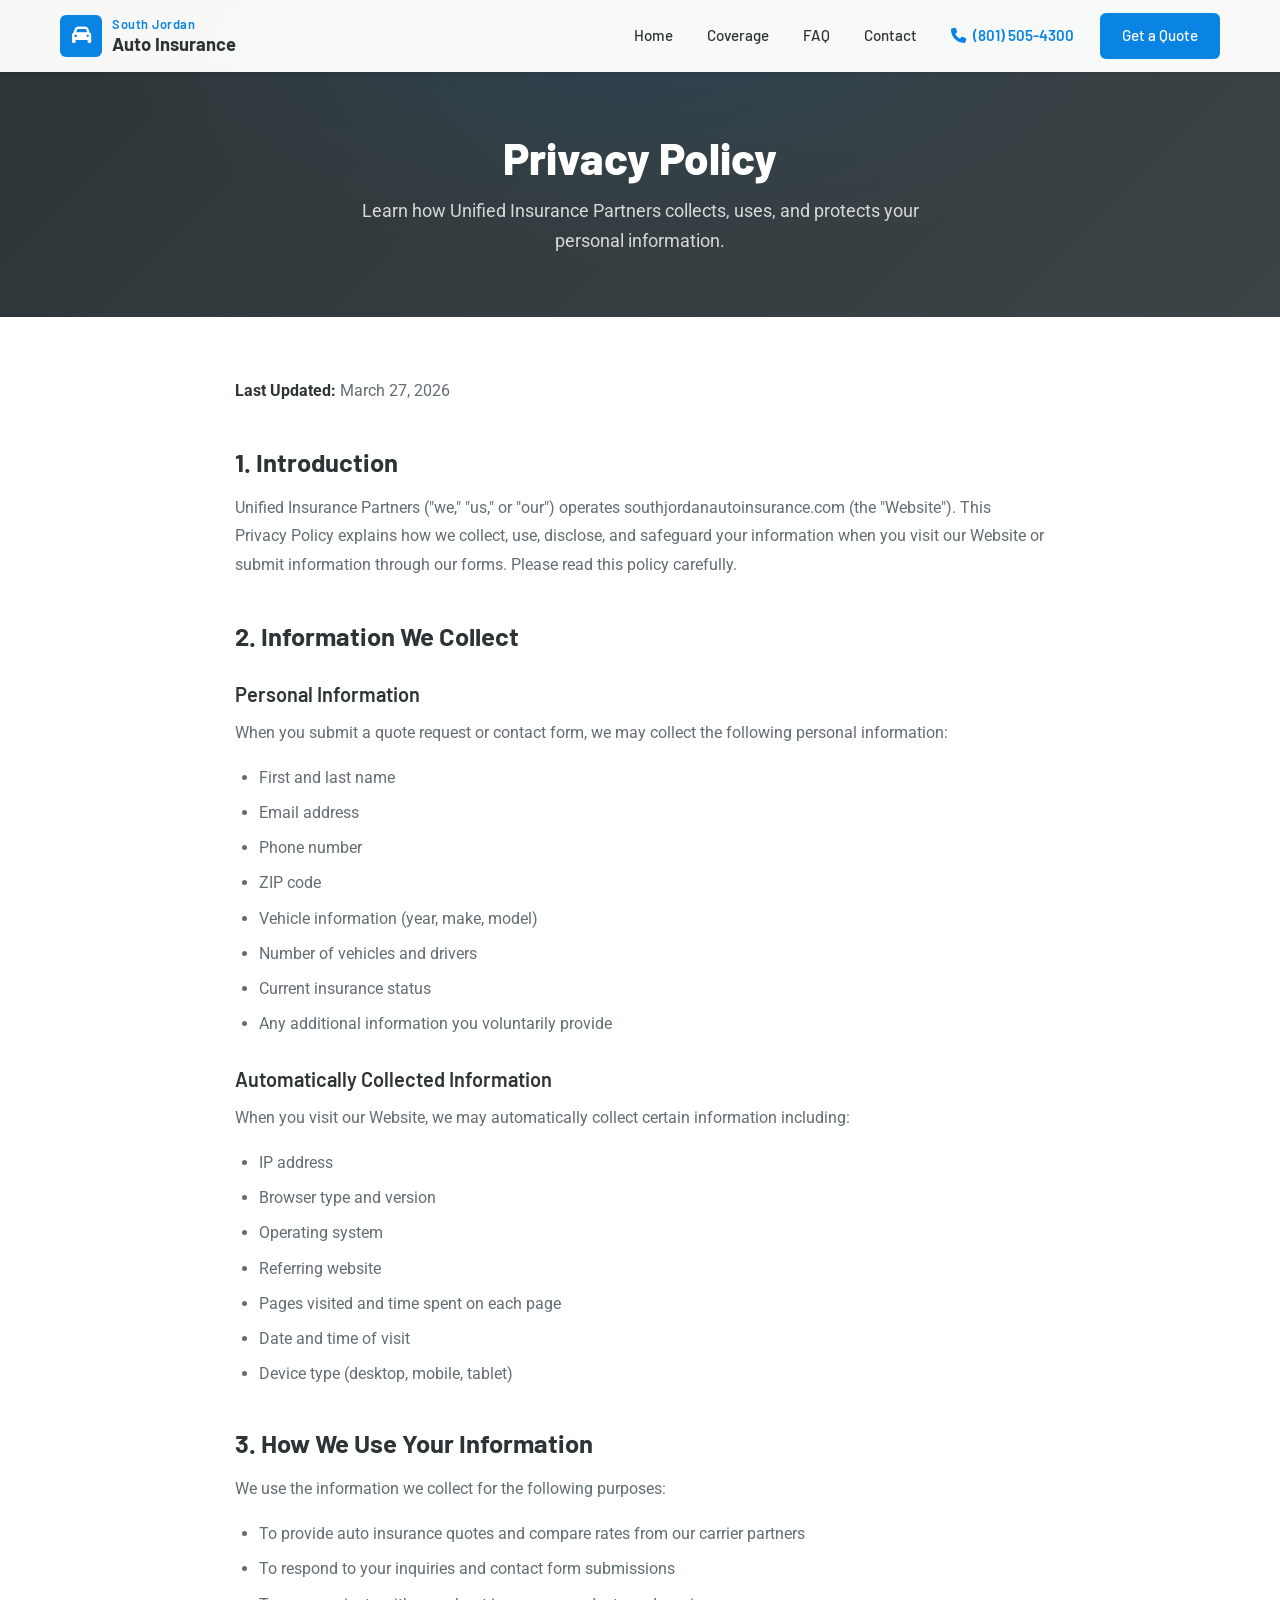
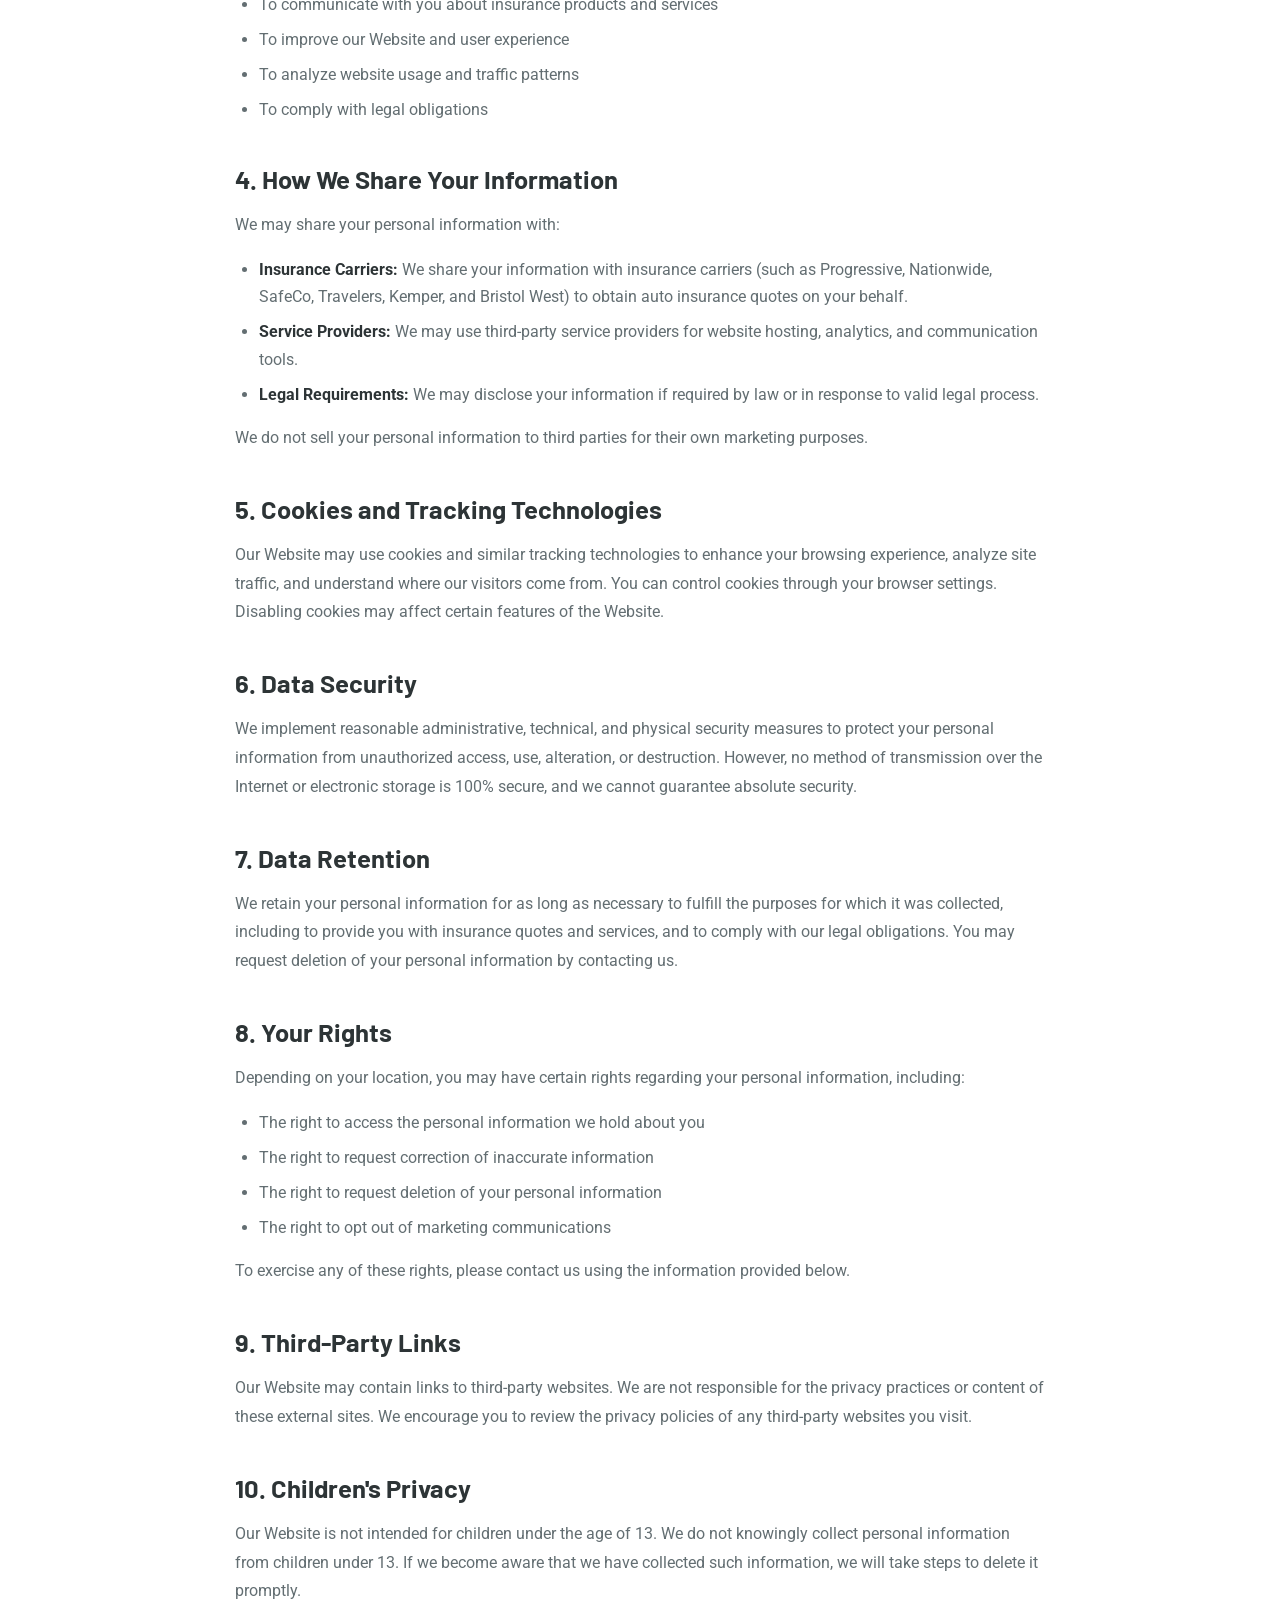
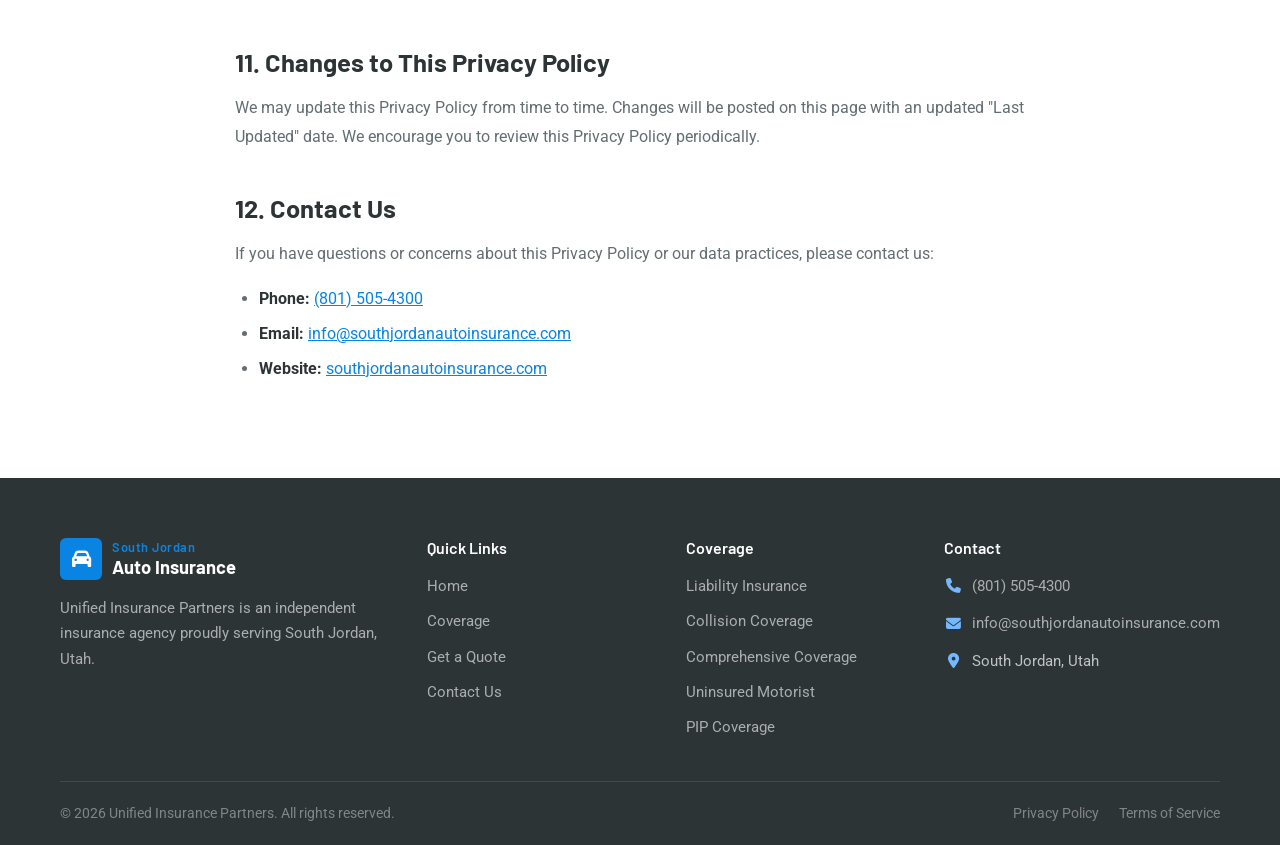
<file: privacy.html>
<!DOCTYPE html>
<html lang="en">
<head>
  <meta charset="UTF-8">
  <meta name="viewport" content="width=device-width, initial-scale=1.0">
  <title>Privacy Policy | South Jordan Auto Insurance | Unified Insurance Partners</title>
  <meta name="robots" content="noindex, follow">
  <link rel="canonical" href="https://southjordanautoinsurance.com/privacy">
  <link rel="icon" href="data:image/svg+xml,<svg xmlns='http://www.w3.org/2000/svg' viewBox='0 0 100 100'><text y='.9em' font-size='90'>🚗</text></svg>">
  <link rel="preconnect" href="https://fonts.googleapis.com">
  <link rel="preconnect" href="https://fonts.gstatic.com" crossorigin>
  <link href="https://fonts.googleapis.com/css2?family=Barlow:wght@400;500;600;700;800&family=Roboto:wght@300;400;500;700&display=swap" rel="stylesheet">
  <link rel="stylesheet" href="https://cdnjs.cloudflare.com/ajax/libs/font-awesome/6.5.1/css/all.min.css">
  <link rel="stylesheet" href="css/style.css">
</head>
<body>

  <a href="#main" class="skip-link">Skip to main content</a>

  <header class="header" role="banner">
    <div class="container">
      <a href="./" class="logo" aria-label="South Jordan Auto Insurance - Home">
        <div class="logo-icon"><i class="fas fa-car" aria-hidden="true"></i></div>
        <div class="logo-text"><span>South Jordan</span> Auto Insurance</div>
      </a>
      <nav class="nav" role="navigation" aria-label="Main navigation">
        <a href="./">Home</a>
        <a href="coverage">Coverage</a>
        <a href="./#faq">FAQ</a>
        <a href="contact-us">Contact</a>
        <a href="tel:8015054300" class="nav-phone"><i class="fas fa-phone" aria-hidden="true"></i> (801) 505-4300</a>
        <a href="auto-insurance-quote" class="nav-cta">Get a Quote</a>
      </nav>
      <button class="menu-toggle" aria-label="Toggle navigation menu" aria-expanded="false">
        <span></span><span></span><span></span>
      </button>
    </div>
  </header>

  <main id="main">

    <section class="page-hero">
      <div class="container">
        <h1>Privacy Policy</h1>
        <p>Learn how Unified Insurance Partners collects, uses, and protects your personal information.</p>
      </div>
    </section>

    <section class="content-page">
      <div class="container">

        <p><strong>Last Updated:</strong> March 27, 2026</p>

        <h2>1. Introduction</h2>
        <p>Unified Insurance Partners ("we," "us," or "our") operates southjordanautoinsurance.com (the "Website"). This Privacy Policy explains how we collect, use, disclose, and safeguard your information when you visit our Website or submit information through our forms. Please read this policy carefully.</p>

        <h2>2. Information We Collect</h2>
        <h3>Personal Information</h3>
        <p>When you submit a quote request or contact form, we may collect the following personal information:</p>
        <ul>
          <li>First and last name</li>
          <li>Email address</li>
          <li>Phone number</li>
          <li>ZIP code</li>
          <li>Vehicle information (year, make, model)</li>
          <li>Number of vehicles and drivers</li>
          <li>Current insurance status</li>
          <li>Any additional information you voluntarily provide</li>
        </ul>

        <h3>Automatically Collected Information</h3>
        <p>When you visit our Website, we may automatically collect certain information including:</p>
        <ul>
          <li>IP address</li>
          <li>Browser type and version</li>
          <li>Operating system</li>
          <li>Referring website</li>
          <li>Pages visited and time spent on each page</li>
          <li>Date and time of visit</li>
          <li>Device type (desktop, mobile, tablet)</li>
        </ul>

        <h2>3. How We Use Your Information</h2>
        <p>We use the information we collect for the following purposes:</p>
        <ul>
          <li>To provide auto insurance quotes and compare rates from our carrier partners</li>
          <li>To respond to your inquiries and contact form submissions</li>
          <li>To communicate with you about insurance products and services</li>
          <li>To improve our Website and user experience</li>
          <li>To analyze website usage and traffic patterns</li>
          <li>To comply with legal obligations</li>
        </ul>

        <h2>4. How We Share Your Information</h2>
        <p>We may share your personal information with:</p>
        <ul>
          <li><strong>Insurance Carriers:</strong> We share your information with insurance carriers (such as Progressive, Nationwide, SafeCo, Travelers, Kemper, and Bristol West) to obtain auto insurance quotes on your behalf.</li>
          <li><strong>Service Providers:</strong> We may use third-party service providers for website hosting, analytics, and communication tools.</li>
          <li><strong>Legal Requirements:</strong> We may disclose your information if required by law or in response to valid legal process.</li>
        </ul>
        <p>We do not sell your personal information to third parties for their own marketing purposes.</p>

        <h2>5. Cookies and Tracking Technologies</h2>
        <p>Our Website may use cookies and similar tracking technologies to enhance your browsing experience, analyze site traffic, and understand where our visitors come from. You can control cookies through your browser settings. Disabling cookies may affect certain features of the Website.</p>

        <h2>6. Data Security</h2>
        <p>We implement reasonable administrative, technical, and physical security measures to protect your personal information from unauthorized access, use, alteration, or destruction. However, no method of transmission over the Internet or electronic storage is 100% secure, and we cannot guarantee absolute security.</p>

        <h2>7. Data Retention</h2>
        <p>We retain your personal information for as long as necessary to fulfill the purposes for which it was collected, including to provide you with insurance quotes and services, and to comply with our legal obligations. You may request deletion of your personal information by contacting us.</p>

        <h2>8. Your Rights</h2>
        <p>Depending on your location, you may have certain rights regarding your personal information, including:</p>
        <ul>
          <li>The right to access the personal information we hold about you</li>
          <li>The right to request correction of inaccurate information</li>
          <li>The right to request deletion of your personal information</li>
          <li>The right to opt out of marketing communications</li>
        </ul>
        <p>To exercise any of these rights, please contact us using the information provided below.</p>

        <h2>9. Third-Party Links</h2>
        <p>Our Website may contain links to third-party websites. We are not responsible for the privacy practices or content of these external sites. We encourage you to review the privacy policies of any third-party websites you visit.</p>

        <h2>10. Children's Privacy</h2>
        <p>Our Website is not intended for children under the age of 13. We do not knowingly collect personal information from children under 13. If we become aware that we have collected such information, we will take steps to delete it promptly.</p>

        <h2>11. Changes to This Privacy Policy</h2>
        <p>We may update this Privacy Policy from time to time. Changes will be posted on this page with an updated "Last Updated" date. We encourage you to review this Privacy Policy periodically.</p>

        <h2>12. Contact Us</h2>
        <p>If you have questions or concerns about this Privacy Policy or our data practices, please contact us:</p>
        <ul>
          <li><strong>Phone:</strong> <a href="tel:8015054300">(801) 505-4300</a></li>
          <li><strong>Email:</strong> <a href="mailto:info@southjordanautoinsurance.com">info@southjordanautoinsurance.com</a></li>
          <li><strong>Website:</strong> <a href="./">southjordanautoinsurance.com</a></li>
        </ul>

      </div>
    </section>

  </main>

  <footer class="footer" role="contentinfo">
    <div class="container">
      <div class="footer-grid">
        <div class="footer-brand">
          <a href="./" class="logo">
            <div class="logo-icon"><i class="fas fa-car" aria-hidden="true"></i></div>
            <div class="logo-text"><span>South Jordan</span> Auto Insurance</div>
          </a>
          <p>Unified Insurance Partners is an independent insurance agency proudly serving South Jordan, Utah.</p>
        </div>
        <div>
          <h4>Quick Links</h4>
          <div class="footer-links">
            <a href="./">Home</a>
            <a href="coverage">Coverage</a>
            <a href="auto-insurance-quote">Get a Quote</a>
            <a href="contact-us">Contact Us</a>
          </div>
        </div>
        <div>
          <h4>Coverage</h4>
          <div class="footer-links">
            <a href="coverage">Liability Insurance</a>
            <a href="coverage">Collision Coverage</a>
            <a href="coverage">Comprehensive Coverage</a>
            <a href="coverage">Uninsured Motorist</a>
            <a href="coverage">PIP Coverage</a>
          </div>
        </div>
        <div>
          <h4>Contact</h4>
          <div class="footer-contact">
            <div class="footer-contact-item">
              <i class="fas fa-phone" aria-hidden="true"></i>
              <a href="tel:8015054300">(801) 505-4300</a>
            </div>
            <div class="footer-contact-item">
              <i class="fas fa-envelope" aria-hidden="true"></i>
              <a href="mailto:info@southjordanautoinsurance.com">info@southjordanautoinsurance.com</a>
            </div>
            <div class="footer-contact-item">
              <i class="fas fa-map-marker-alt" aria-hidden="true"></i>
              <span>South Jordan, Utah</span>
            </div>
          </div>
        </div>
      </div>
      <div class="footer-bottom">
        <p>&copy; 2026 Unified Insurance Partners. All rights reserved.</p>
        <div class="footer-bottom-links">
          <a href="privacy">Privacy Policy</a>
          <a href="terms">Terms of Service</a>
        </div>
      </div>
    </div>
  </footer>

  <script src="js/main.js"></script>
</body>
</html>
</file>
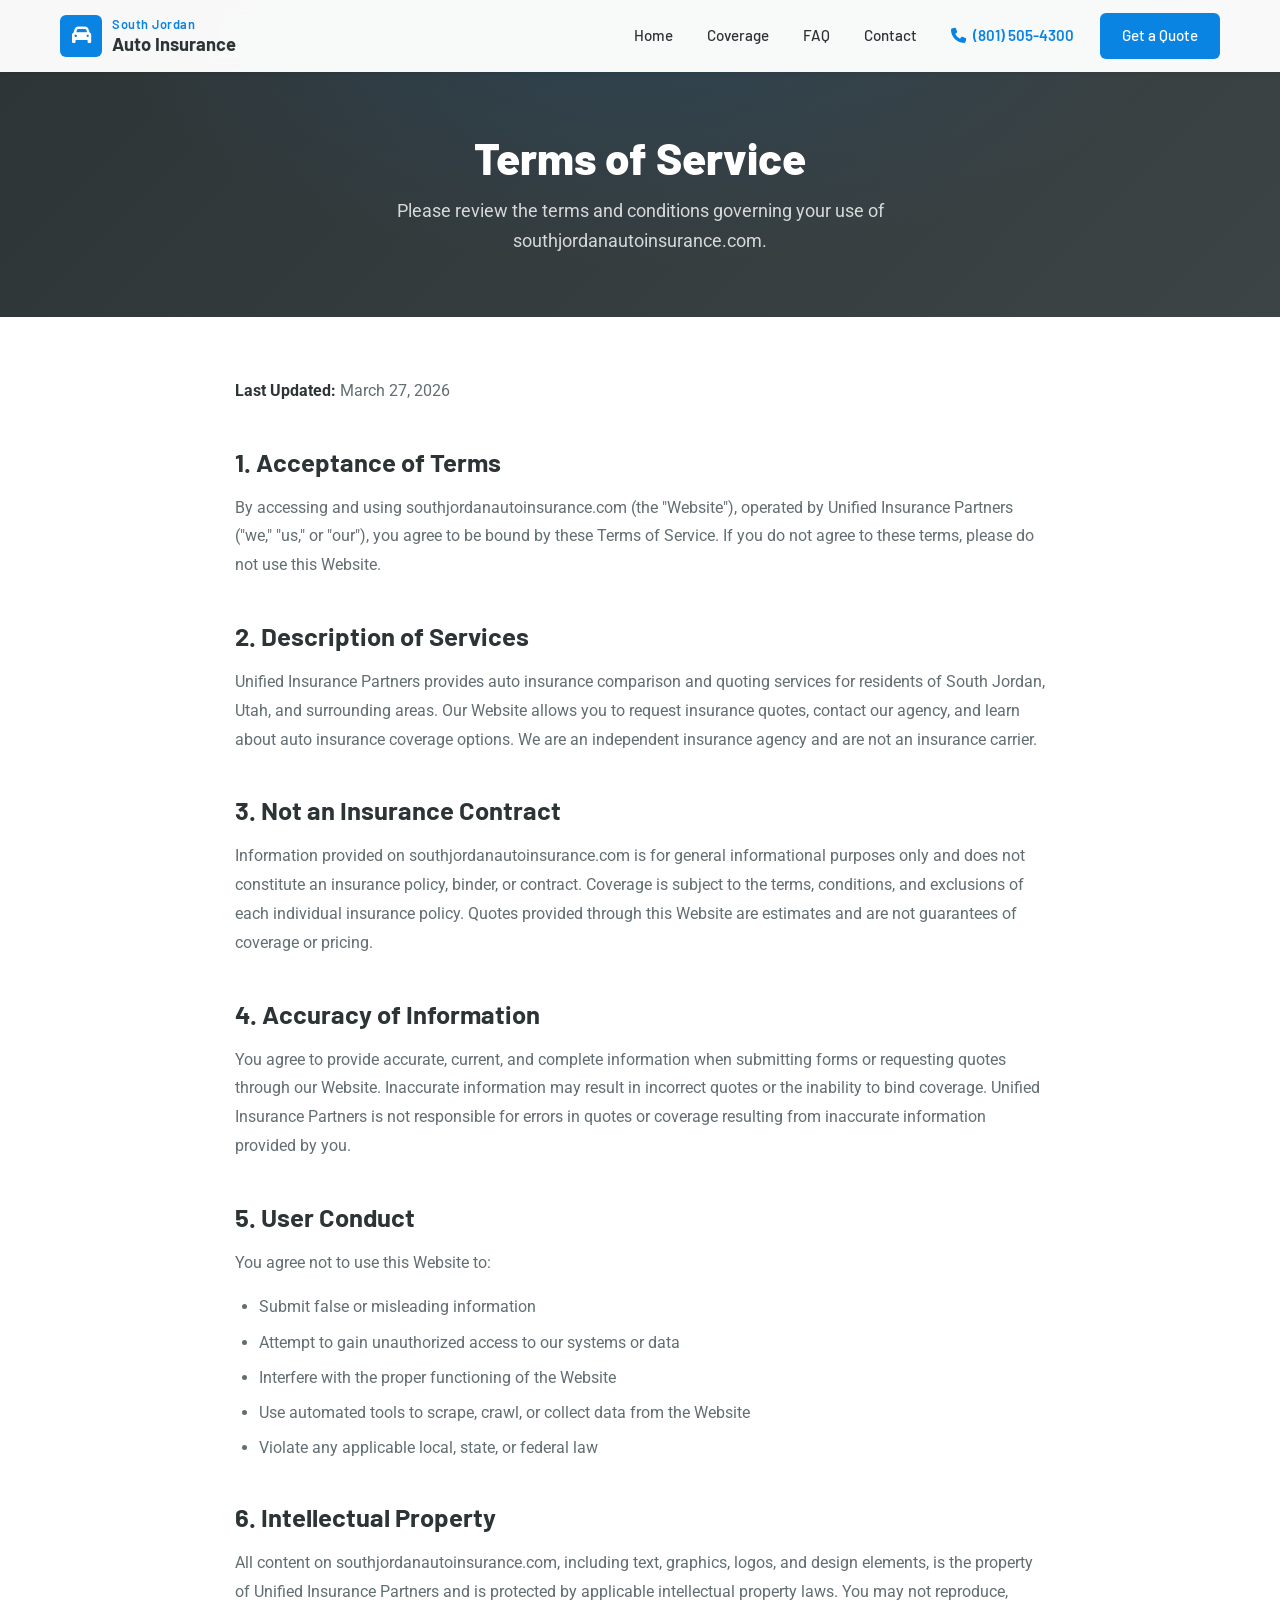
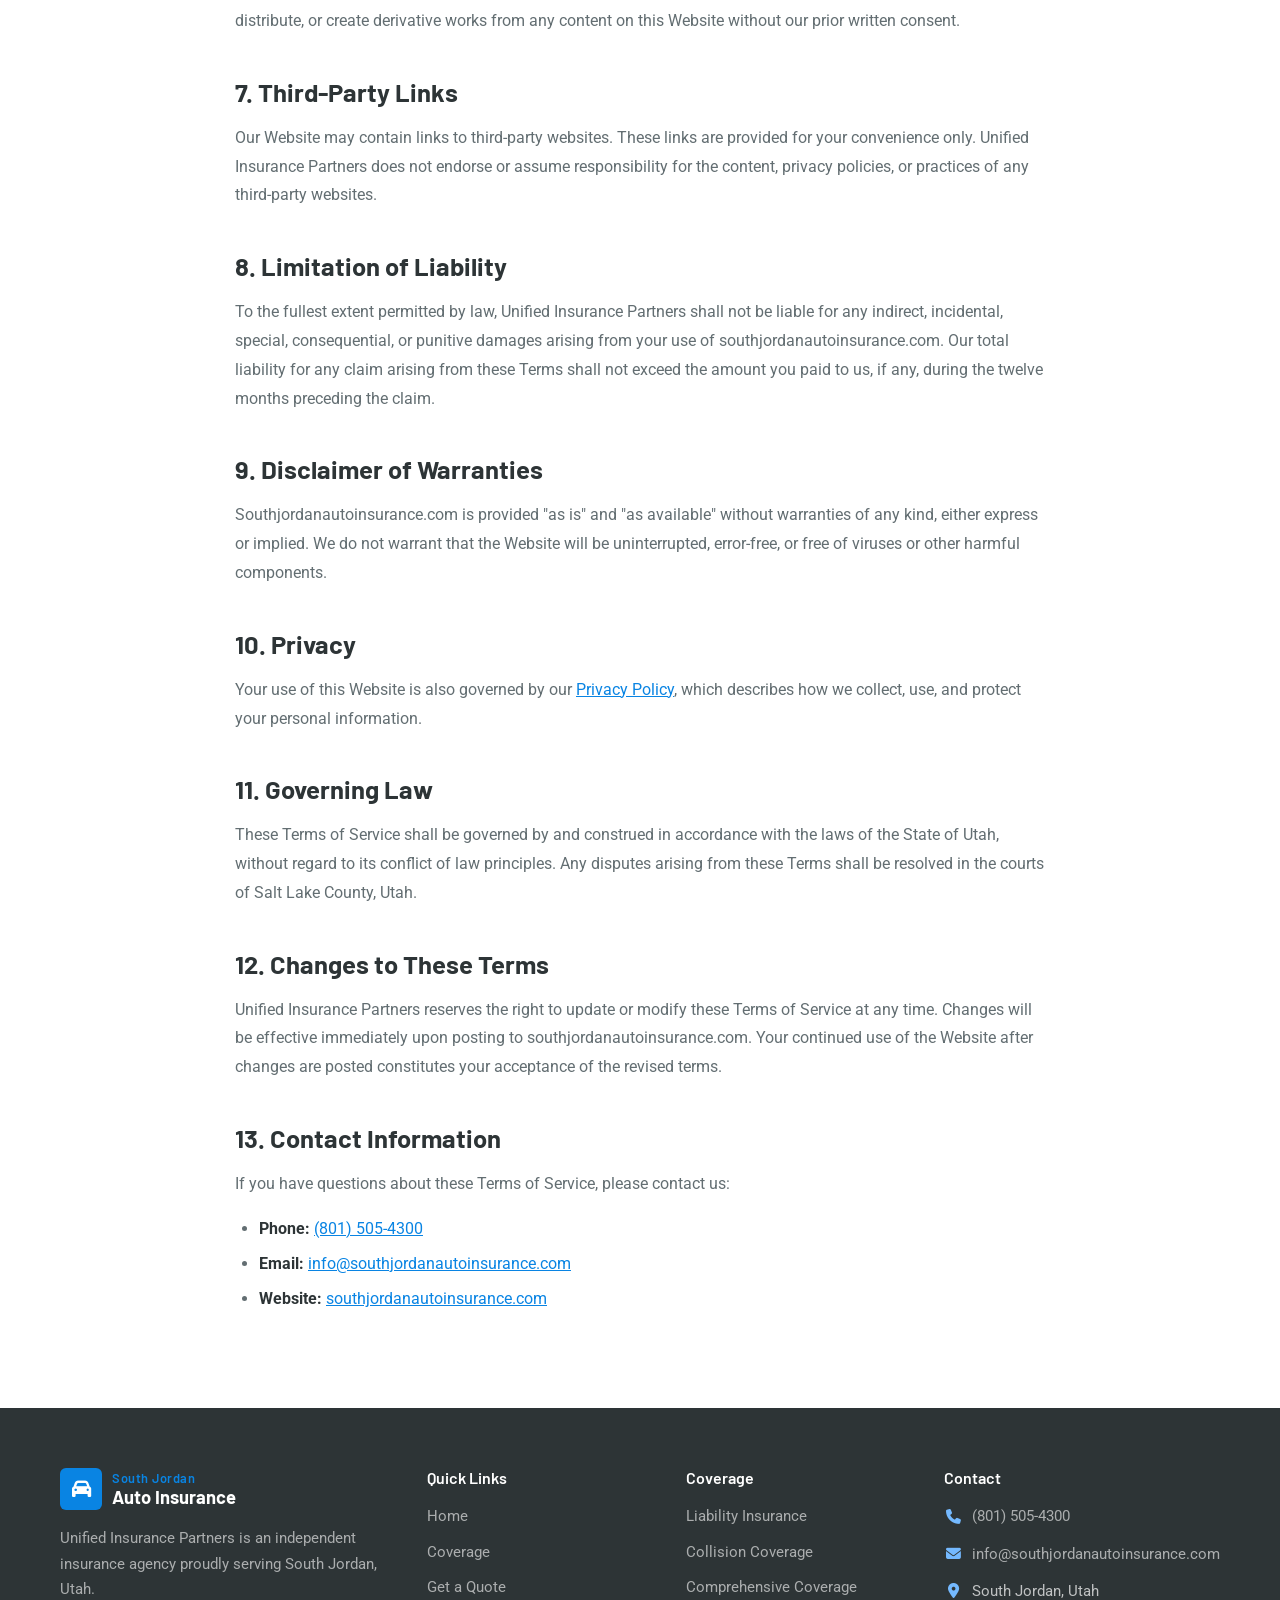
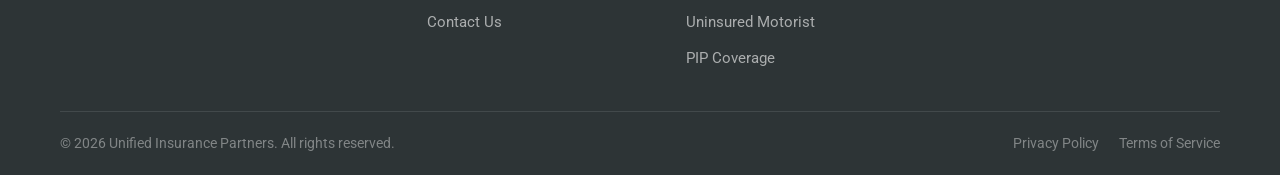
<file: terms.html>
<!DOCTYPE html>
<html lang="en">
<head>
  <meta charset="UTF-8">
  <meta name="viewport" content="width=device-width, initial-scale=1.0">
  <title>Terms of Service | South Jordan Auto Insurance | Unified Insurance Partners</title>
  <meta name="robots" content="noindex, follow">
  <link rel="canonical" href="https://southjordanautoinsurance.com/terms">
  <link rel="icon" href="data:image/svg+xml,<svg xmlns='http://www.w3.org/2000/svg' viewBox='0 0 100 100'><text y='.9em' font-size='90'>🚗</text></svg>">
  <link rel="preconnect" href="https://fonts.googleapis.com">
  <link rel="preconnect" href="https://fonts.gstatic.com" crossorigin>
  <link href="https://fonts.googleapis.com/css2?family=Barlow:wght@400;500;600;700;800&family=Roboto:wght@300;400;500;700&display=swap" rel="stylesheet">
  <link rel="stylesheet" href="https://cdnjs.cloudflare.com/ajax/libs/font-awesome/6.5.1/css/all.min.css">
  <link rel="stylesheet" href="css/style.css">
</head>
<body>

  <a href="#main" class="skip-link">Skip to main content</a>

  <header class="header" role="banner">
    <div class="container">
      <a href="./" class="logo" aria-label="South Jordan Auto Insurance - Home">
        <div class="logo-icon"><i class="fas fa-car" aria-hidden="true"></i></div>
        <div class="logo-text"><span>South Jordan</span> Auto Insurance</div>
      </a>
      <nav class="nav" role="navigation" aria-label="Main navigation">
        <a href="./">Home</a>
        <a href="coverage">Coverage</a>
        <a href="./#faq">FAQ</a>
        <a href="contact-us">Contact</a>
        <a href="tel:8015054300" class="nav-phone"><i class="fas fa-phone" aria-hidden="true"></i> (801) 505-4300</a>
        <a href="auto-insurance-quote" class="nav-cta">Get a Quote</a>
      </nav>
      <button class="menu-toggle" aria-label="Toggle navigation menu" aria-expanded="false">
        <span></span><span></span><span></span>
      </button>
    </div>
  </header>

  <main id="main">

    <section class="page-hero">
      <div class="container">
        <h1>Terms of Service</h1>
        <p>Please review the terms and conditions governing your use of southjordanautoinsurance.com.</p>
      </div>
    </section>

    <section class="content-page">
      <div class="container">

        <p><strong>Last Updated:</strong> March 27, 2026</p>

        <h2>1. Acceptance of Terms</h2>
        <p>By accessing and using southjordanautoinsurance.com (the "Website"), operated by Unified Insurance Partners ("we," "us," or "our"), you agree to be bound by these Terms of Service. If you do not agree to these terms, please do not use this Website.</p>

        <h2>2. Description of Services</h2>
        <p>Unified Insurance Partners provides auto insurance comparison and quoting services for residents of South Jordan, Utah, and surrounding areas. Our Website allows you to request insurance quotes, contact our agency, and learn about auto insurance coverage options. We are an independent insurance agency and are not an insurance carrier.</p>

        <h2>3. Not an Insurance Contract</h2>
        <p>Information provided on southjordanautoinsurance.com is for general informational purposes only and does not constitute an insurance policy, binder, or contract. Coverage is subject to the terms, conditions, and exclusions of each individual insurance policy. Quotes provided through this Website are estimates and are not guarantees of coverage or pricing.</p>

        <h2>4. Accuracy of Information</h2>
        <p>You agree to provide accurate, current, and complete information when submitting forms or requesting quotes through our Website. Inaccurate information may result in incorrect quotes or the inability to bind coverage. Unified Insurance Partners is not responsible for errors in quotes or coverage resulting from inaccurate information provided by you.</p>

        <h2>5. User Conduct</h2>
        <p>You agree not to use this Website to:</p>
        <ul>
          <li>Submit false or misleading information</li>
          <li>Attempt to gain unauthorized access to our systems or data</li>
          <li>Interfere with the proper functioning of the Website</li>
          <li>Use automated tools to scrape, crawl, or collect data from the Website</li>
          <li>Violate any applicable local, state, or federal law</li>
        </ul>

        <h2>6. Intellectual Property</h2>
        <p>All content on southjordanautoinsurance.com, including text, graphics, logos, and design elements, is the property of Unified Insurance Partners and is protected by applicable intellectual property laws. You may not reproduce, distribute, or create derivative works from any content on this Website without our prior written consent.</p>

        <h2>7. Third-Party Links</h2>
        <p>Our Website may contain links to third-party websites. These links are provided for your convenience only. Unified Insurance Partners does not endorse or assume responsibility for the content, privacy policies, or practices of any third-party websites.</p>

        <h2>8. Limitation of Liability</h2>
        <p>To the fullest extent permitted by law, Unified Insurance Partners shall not be liable for any indirect, incidental, special, consequential, or punitive damages arising from your use of southjordanautoinsurance.com. Our total liability for any claim arising from these Terms shall not exceed the amount you paid to us, if any, during the twelve months preceding the claim.</p>

        <h2>9. Disclaimer of Warranties</h2>
        <p>Southjordanautoinsurance.com is provided "as is" and "as available" without warranties of any kind, either express or implied. We do not warrant that the Website will be uninterrupted, error-free, or free of viruses or other harmful components.</p>

        <h2>10. Privacy</h2>
        <p>Your use of this Website is also governed by our <a href="privacy">Privacy Policy</a>, which describes how we collect, use, and protect your personal information.</p>

        <h2>11. Governing Law</h2>
        <p>These Terms of Service shall be governed by and construed in accordance with the laws of the State of Utah, without regard to its conflict of law principles. Any disputes arising from these Terms shall be resolved in the courts of Salt Lake County, Utah.</p>

        <h2>12. Changes to These Terms</h2>
        <p>Unified Insurance Partners reserves the right to update or modify these Terms of Service at any time. Changes will be effective immediately upon posting to southjordanautoinsurance.com. Your continued use of the Website after changes are posted constitutes your acceptance of the revised terms.</p>

        <h2>13. Contact Information</h2>
        <p>If you have questions about these Terms of Service, please contact us:</p>
        <ul>
          <li><strong>Phone:</strong> <a href="tel:8015054300">(801) 505-4300</a></li>
          <li><strong>Email:</strong> <a href="mailto:info@southjordanautoinsurance.com">info@southjordanautoinsurance.com</a></li>
          <li><strong>Website:</strong> <a href="./">southjordanautoinsurance.com</a></li>
        </ul>

      </div>
    </section>

  </main>

  <footer class="footer" role="contentinfo">
    <div class="container">
      <div class="footer-grid">
        <div class="footer-brand">
          <a href="./" class="logo">
            <div class="logo-icon"><i class="fas fa-car" aria-hidden="true"></i></div>
            <div class="logo-text"><span>South Jordan</span> Auto Insurance</div>
          </a>
          <p>Unified Insurance Partners is an independent insurance agency proudly serving South Jordan, Utah.</p>
        </div>
        <div>
          <h4>Quick Links</h4>
          <div class="footer-links">
            <a href="./">Home</a>
            <a href="coverage">Coverage</a>
            <a href="auto-insurance-quote">Get a Quote</a>
            <a href="contact-us">Contact Us</a>
          </div>
        </div>
        <div>
          <h4>Coverage</h4>
          <div class="footer-links">
            <a href="coverage">Liability Insurance</a>
            <a href="coverage">Collision Coverage</a>
            <a href="coverage">Comprehensive Coverage</a>
            <a href="coverage">Uninsured Motorist</a>
            <a href="coverage">PIP Coverage</a>
          </div>
        </div>
        <div>
          <h4>Contact</h4>
          <div class="footer-contact">
            <div class="footer-contact-item">
              <i class="fas fa-phone" aria-hidden="true"></i>
              <a href="tel:8015054300">(801) 505-4300</a>
            </div>
            <div class="footer-contact-item">
              <i class="fas fa-envelope" aria-hidden="true"></i>
              <a href="mailto:info@southjordanautoinsurance.com">info@southjordanautoinsurance.com</a>
            </div>
            <div class="footer-contact-item">
              <i class="fas fa-map-marker-alt" aria-hidden="true"></i>
              <span>South Jordan, Utah</span>
            </div>
          </div>
        </div>
      </div>
      <div class="footer-bottom">
        <p>&copy; 2026 Unified Insurance Partners. All rights reserved.</p>
        <div class="footer-bottom-links">
          <a href="privacy">Privacy Policy</a>
          <a href="terms">Terms of Service</a>
        </div>
      </div>
    </div>
  </footer>

  <script src="js/main.js"></script>
</body>
</html>
</file>
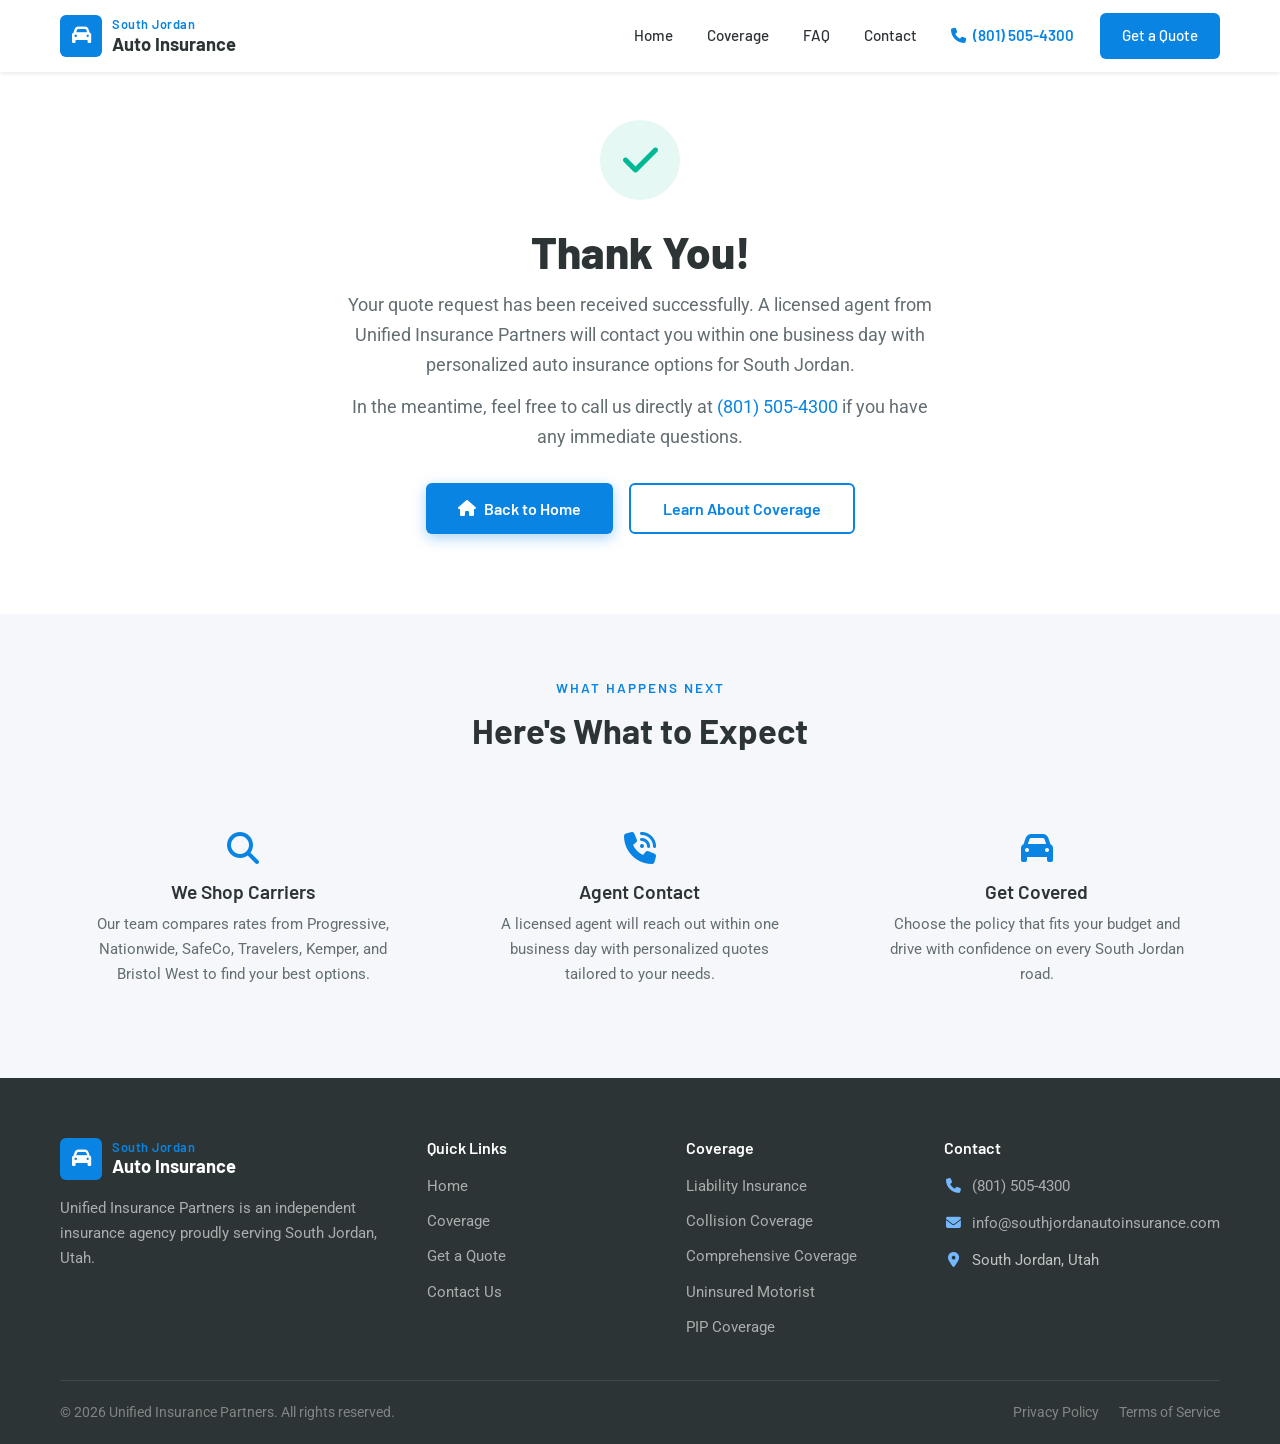
<file: thank-you.html>
<!DOCTYPE html>
<html lang="en">
<head>
  <meta charset="UTF-8">
  <meta name="viewport" content="width=device-width, initial-scale=1.0">
  <title>Thank You | South Jordan Auto Insurance | Unified Insurance Partners</title>
  <meta name="robots" content="noindex, nofollow">
  <link rel="icon" href="data:image/svg+xml,<svg xmlns='http://www.w3.org/2000/svg' viewBox='0 0 100 100'><text y='.9em' font-size='90'>🚗</text></svg>">
  <link rel="preconnect" href="https://fonts.googleapis.com">
  <link rel="preconnect" href="https://fonts.gstatic.com" crossorigin>
  <link href="https://fonts.googleapis.com/css2?family=Barlow:wght@400;500;600;700;800&family=Roboto:wght@300;400;500;700&display=swap" rel="stylesheet">
  <link rel="stylesheet" href="https://cdnjs.cloudflare.com/ajax/libs/font-awesome/6.5.1/css/all.min.css">
  <link rel="stylesheet" href="css/style.css">
</head>
<body>

  <a href="#main" class="skip-link">Skip to main content</a>

  <header class="header" role="banner">
    <div class="container">
      <a href="./" class="logo" aria-label="South Jordan Auto Insurance - Home">
        <div class="logo-icon"><i class="fas fa-car" aria-hidden="true"></i></div>
        <div class="logo-text"><span>South Jordan</span> Auto Insurance</div>
      </a>
      <nav class="nav" role="navigation" aria-label="Main navigation">
        <a href="./">Home</a>
        <a href="coverage">Coverage</a>
        <a href="./#faq">FAQ</a>
        <a href="contact-us">Contact</a>
        <a href="tel:8015054300" class="nav-phone"><i class="fas fa-phone" aria-hidden="true"></i> (801) 505-4300</a>
        <a href="auto-insurance-quote" class="nav-cta">Get a Quote</a>
      </nav>
      <button class="menu-toggle" aria-label="Toggle navigation menu" aria-expanded="false">
        <span></span><span></span><span></span>
      </button>
    </div>
  </header>

  <main id="main">
    <section class="thankyou-section">
      <div class="container">
        <div class="thankyou-icon"><i class="fas fa-check" aria-hidden="true"></i></div>
        <h1>Thank You!</h1>
        <p>Your quote request has been received successfully. A licensed agent from Unified Insurance Partners will contact you within one business day with personalized auto insurance options for South Jordan.</p>
        <p>In the meantime, feel free to call us directly at <a href="tel:8015054300">(801) 505-4300</a> if you have any immediate questions.</p>
        <div style="margin-top: 30px; display: flex; gap: 16px; justify-content: center; flex-wrap: wrap;">
          <a href="./" class="btn btn-primary"><i class="fas fa-home" aria-hidden="true"></i> Back to Home</a>
          <a href="coverage" class="btn btn-secondary">Learn About Coverage</a>
        </div>
      </div>
    </section>

    <section class="next-steps bg-light">
      <div class="container">
        <div class="section-header">
          <span class="section-label">What Happens Next</span>
          <h2>Here's What to Expect</h2>
        </div>
        <div class="next-steps-grid">
          <div class="next-step-card">
            <i class="fas fa-search" aria-hidden="true"></i>
            <h4>We Shop Carriers</h4>
            <p>Our team compares rates from Progressive, Nationwide, SafeCo, Travelers, Kemper, and Bristol West to find your best options.</p>
          </div>
          <div class="next-step-card">
            <i class="fas fa-phone-volume" aria-hidden="true"></i>
            <h4>Agent Contact</h4>
            <p>A licensed agent will reach out within one business day with personalized quotes tailored to your needs.</p>
          </div>
          <div class="next-step-card">
            <i class="fas fa-car" aria-hidden="true"></i>
            <h4>Get Covered</h4>
            <p>Choose the policy that fits your budget and drive with confidence on every South Jordan road.</p>
          </div>
        </div>
      </div>
    </section>
  </main>

  <footer class="footer" role="contentinfo">
    <div class="container">
      <div class="footer-grid">
        <div class="footer-brand">
          <a href="./" class="logo">
            <div class="logo-icon"><i class="fas fa-car" aria-hidden="true"></i></div>
            <div class="logo-text"><span>South Jordan</span> Auto Insurance</div>
          </a>
          <p>Unified Insurance Partners is an independent insurance agency proudly serving South Jordan, Utah.</p>
        </div>
        <div>
          <h4>Quick Links</h4>
          <div class="footer-links">
            <a href="./">Home</a>
            <a href="coverage">Coverage</a>
            <a href="auto-insurance-quote">Get a Quote</a>
            <a href="contact-us">Contact Us</a>
          </div>
        </div>
        <div>
          <h4>Coverage</h4>
          <div class="footer-links">
            <a href="coverage">Liability Insurance</a>
            <a href="coverage">Collision Coverage</a>
            <a href="coverage">Comprehensive Coverage</a>
            <a href="coverage">Uninsured Motorist</a>
            <a href="coverage">PIP Coverage</a>
          </div>
        </div>
        <div>
          <h4>Contact</h4>
          <div class="footer-contact">
            <div class="footer-contact-item">
              <i class="fas fa-phone" aria-hidden="true"></i>
              <a href="tel:8015054300">(801) 505-4300</a>
            </div>
            <div class="footer-contact-item">
              <i class="fas fa-envelope" aria-hidden="true"></i>
              <a href="mailto:info@southjordanautoinsurance.com">info@southjordanautoinsurance.com</a>
            </div>
            <div class="footer-contact-item">
              <i class="fas fa-map-marker-alt" aria-hidden="true"></i>
              <span>South Jordan, Utah</span>
            </div>
          </div>
        </div>
      </div>
      <div class="footer-bottom">
        <p>&copy; 2026 Unified Insurance Partners. All rights reserved.</p>
        <div class="footer-bottom-links">
          <a href="privacy">Privacy Policy</a>
          <a href="terms">Terms of Service</a>
        </div>
      </div>
    </div>
  </footer>

  <script src="js/main.js"></script>
</body>
</html>
</file>
<file: css/style.css>
/* ============================================
   South Jordan Auto Insurance - Complete Stylesheet
   Palette: Charcoal #2D3436 + Electric Blue #0984E3
   Fonts: Barlow (headings) + Roboto (body)
   ============================================ */

/* ---------- CSS Variables ---------- */
:root {
  --primary: #0984E3;
  --primary-dark: #0767b3;
  --primary-light: #74b9ff;
  --secondary: #2D3436;
  --secondary-light: #3d4446;
  --secondary-lighter: #636e72;
  --accent: #0984E3;
  --white: #ffffff;
  --off-white: #f5f7fa;
  --light-gray: #e9ecef;
  --medium-gray: #ced4da;
  --dark-gray: #495057;
  --text-primary: #2D3436;
  --text-secondary: #636e72;
  --text-light: #ffffff;
  --success: #00b894;
  --warning: #fdcb6e;
  --danger: #d63031;
  --shadow-sm: 0 2px 4px rgba(0,0,0,0.08);
  --shadow-md: 0 4px 12px rgba(0,0,0,0.12);
  --shadow-lg: 0 8px 24px rgba(0,0,0,0.16);
  --shadow-xl: 0 12px 48px rgba(0,0,0,0.2);
  --radius-sm: 6px;
  --radius-md: 10px;
  --radius-lg: 16px;
  --radius-xl: 24px;
  --transition: all 0.3s ease;
  --font-heading: 'Barlow', sans-serif;
  --font-body: 'Roboto', sans-serif;
  --max-width: 1200px;
  --header-height: 72px;
}

/* ---------- Reset & Base ---------- */
*, *::before, *::after {
  margin: 0;
  padding: 0;
  box-sizing: border-box;
}

html {
  scroll-behavior: smooth;
  scroll-padding-top: var(--header-height);
  font-size: 16px;
}

body {
  font-family: var(--font-body);
  color: var(--text-primary);
  line-height: 1.7;
  background: var(--white);
  -webkit-font-smoothing: antialiased;
  -moz-osx-font-smoothing: grayscale;
  overflow-x: hidden;
}

img {
  max-width: 100%;
  height: auto;
  display: block;
}

a {
  color: var(--primary);
  text-decoration: none;
  transition: var(--transition);
}

a:hover {
  color: var(--primary-dark);
}

ul, ol {
  list-style: none;
}

h1, h2, h3, h4, h5, h6 {
  font-family: var(--font-heading);
  color: var(--secondary);
  line-height: 1.25;
  font-weight: 700;
}

h1 { font-size: 2.75rem; font-weight: 800; }
h2 { font-size: 2.15rem; font-weight: 700; }
h3 { font-size: 1.5rem; font-weight: 600; }
h4 { font-size: 1.2rem; font-weight: 600; }

p {
  margin-bottom: 1rem;
  color: var(--text-secondary);
}

.container {
  width: 100%;
  max-width: var(--max-width);
  margin: 0 auto;
  padding: 0 20px;
}

.section {
  padding: 80px 0;
}

.section-header {
  text-align: center;
  max-width: 700px;
  margin: 0 auto 50px;
}

.section-header h2 {
  margin-bottom: 12px;
  position: relative;
}

.section-header p {
  font-size: 1.1rem;
  color: var(--text-secondary);
}

.section-label {
  display: inline-block;
  font-family: var(--font-heading);
  font-size: 0.85rem;
  font-weight: 600;
  text-transform: uppercase;
  letter-spacing: 2px;
  color: var(--primary);
  margin-bottom: 10px;
}

.bg-light {
  background: var(--off-white);
}

.bg-dark {
  background: var(--secondary);
}

.text-center {
  text-align: center;
}

/* ---------- Buttons ---------- */
.btn {
  display: inline-flex;
  align-items: center;
  justify-content: center;
  gap: 8px;
  padding: 14px 32px;
  border: none;
  border-radius: var(--radius-sm);
  font-family: var(--font-heading);
  font-size: 1rem;
  font-weight: 600;
  cursor: pointer;
  transition: var(--transition);
  text-decoration: none;
  line-height: 1.2;
  white-space: nowrap;
}

.btn-primary {
  background: var(--primary);
  color: var(--white);
  box-shadow: 0 4px 14px rgba(9, 132, 227, 0.35);
}

.btn-primary:hover {
  background: var(--primary-dark);
  color: var(--white);
  transform: translateY(-2px);
  box-shadow: 0 6px 20px rgba(9, 132, 227, 0.45);
}

.btn-secondary {
  background: var(--white);
  color: var(--primary);
  border: 2px solid var(--primary);
}

.btn-secondary:hover {
  background: var(--primary);
  color: var(--white);
  transform: translateY(-2px);
}

.btn-outline {
  background: transparent;
  color: var(--white);
  border: 2px solid var(--white);
}

.btn-outline:hover {
  background: var(--white);
  color: var(--primary);
  transform: translateY(-2px);
}

.btn-dark {
  background: var(--secondary);
  color: var(--white);
}

.btn-dark:hover {
  background: var(--secondary-light);
  color: var(--white);
  transform: translateY(-2px);
}

.btn-lg {
  padding: 16px 40px;
  font-size: 1.1rem;
}

.btn-sm {
  padding: 10px 20px;
  font-size: 0.9rem;
}

.btn-block {
  width: 100%;
}

/* ---------- Header / Navigation ---------- */
.header {
  position: fixed;
  top: 0;
  left: 0;
  width: 100%;
  z-index: 1000;
  background: rgba(255, 255, 255, 0.97);
  backdrop-filter: blur(10px);
  -webkit-backdrop-filter: blur(10px);
  box-shadow: var(--shadow-sm);
  height: var(--header-height);
  transition: var(--transition);
}

.header.scrolled {
  box-shadow: var(--shadow-md);
}

.header .container {
  display: flex;
  align-items: center;
  justify-content: space-between;
  height: 100%;
}

.logo {
  display: flex;
  align-items: center;
  gap: 10px;
  text-decoration: none;
  flex-shrink: 0;
}

.logo-icon {
  width: 42px;
  height: 42px;
  background: var(--primary);
  border-radius: var(--radius-sm);
  display: flex;
  align-items: center;
  justify-content: center;
  color: var(--white);
  font-size: 1.2rem;
}

.logo-text {
  font-family: var(--font-heading);
  font-size: 1.15rem;
  font-weight: 700;
  color: var(--secondary);
  line-height: 1.2;
}

.logo-text span {
  color: var(--primary);
  display: block;
  font-size: 0.8rem;
  font-weight: 600;
  letter-spacing: 0.5px;
}

.nav {
  display: flex;
  align-items: center;
  gap: 6px;
}

.nav a {
  font-family: var(--font-heading);
  font-size: 0.95rem;
  font-weight: 500;
  color: var(--text-primary);
  padding: 8px 14px;
  border-radius: var(--radius-sm);
  transition: var(--transition);
  position: relative;
}

.nav a:hover,
.nav a.active {
  color: var(--primary);
  background: rgba(9, 132, 227, 0.06);
}

.nav a.active::after {
  content: '';
  position: absolute;
  bottom: 2px;
  left: 14px;
  right: 14px;
  height: 2px;
  background: var(--primary);
  border-radius: 2px;
}

.nav-phone {
  font-weight: 600 !important;
  color: var(--primary) !important;
}

.nav-phone i {
  margin-right: 4px;
}

.nav-cta {
  background: var(--primary) !important;
  color: var(--white) !important;
  padding: 10px 22px !important;
  border-radius: var(--radius-sm) !important;
  margin-left: 6px;
}

.nav-cta:hover {
  background: var(--primary-dark) !important;
  color: var(--white) !important;
  transform: translateY(-1px);
}

/* Mobile Menu Toggle */
.menu-toggle {
  display: none;
  flex-direction: column;
  gap: 5px;
  background: none;
  border: none;
  cursor: pointer;
  padding: 8px;
  z-index: 1001;
}

.menu-toggle span {
  width: 26px;
  height: 2.5px;
  background: var(--secondary);
  border-radius: 2px;
  transition: var(--transition);
}

.menu-toggle.active span:nth-child(1) {
  transform: rotate(45deg) translate(5px, 5px);
}

.menu-toggle.active span:nth-child(2) {
  opacity: 0;
}

.menu-toggle.active span:nth-child(3) {
  transform: rotate(-45deg) translate(5px, -5px);
}

/* ---------- Hero Section ---------- */
.hero {
  position: relative;
  min-height: 600px;
  display: flex;
  align-items: center;
  padding: 120px 0 80px;
  background: linear-gradient(135deg, var(--secondary) 0%, #1a1e1f 60%, var(--secondary-light) 100%);
  overflow: hidden;
}

.hero::before {
  content: '';
  position: absolute;
  top: 0;
  left: 0;
  width: 100%;
  height: 100%;
  background: radial-gradient(ellipse at 70% 30%, rgba(9, 132, 227, 0.15) 0%, transparent 60%);
  pointer-events: none;
}

.hero::after {
  content: '';
  position: absolute;
  bottom: 0;
  left: 0;
  right: 0;
  height: 120px;
  background: linear-gradient(to top, rgba(45, 52, 54, 0.8), transparent);
  pointer-events: none;
}

.hero .container {
  position: relative;
  z-index: 2;
}

.hero-grid {
  display: grid;
  grid-template-columns: 1fr 1fr;
  gap: 60px;
  align-items: center;
}

.hero-content {
  color: var(--white);
}

.hero-badge {
  display: inline-flex;
  align-items: center;
  gap: 8px;
  background: rgba(9, 132, 227, 0.15);
  border: 1px solid rgba(9, 132, 227, 0.3);
  border-radius: 50px;
  padding: 8px 18px;
  font-family: var(--font-heading);
  font-size: 0.85rem;
  font-weight: 600;
  color: var(--primary-light);
  margin-bottom: 20px;
}

.hero-badge i {
  font-size: 0.8rem;
}

.hero h1 {
  font-size: 3rem;
  font-weight: 800;
  color: var(--white);
  margin-bottom: 16px;
  line-height: 1.15;
}

.hero h1 .highlight {
  color: var(--primary-light);
}

.hero-sub {
  font-size: 1.2rem;
  color: rgba(255, 255, 255, 0.8);
  margin-bottom: 30px;
  line-height: 1.7;
}

.hero-form {
  background: rgba(255, 255, 255, 0.1);
  backdrop-filter: blur(10px);
  border: 1px solid rgba(255, 255, 255, 0.15);
  border-radius: var(--radius-lg);
  padding: 30px;
}

.hero-form h3 {
  color: var(--white);
  margin-bottom: 6px;
  font-size: 1.3rem;
}

.hero-form p {
  color: rgba(255, 255, 255, 0.7);
  font-size: 0.95rem;
  margin-bottom: 20px;
}

.hero-form .form-row {
  display: flex;
  gap: 12px;
}

.hero-form input[type="text"] {
  flex: 1;
  padding: 14px 18px;
  border: 2px solid rgba(255, 255, 255, 0.2);
  border-radius: var(--radius-sm);
  background: rgba(255, 255, 255, 0.1);
  color: var(--white);
  font-family: var(--font-body);
  font-size: 1rem;
  transition: var(--transition);
}

.hero-form input[type="text"]::placeholder {
  color: rgba(255, 255, 255, 0.5);
}

.hero-form input[type="text"]:focus {
  outline: none;
  border-color: var(--primary);
  background: rgba(255, 255, 255, 0.15);
}

.hero-form .btn {
  flex-shrink: 0;
}

.hero-trust {
  display: flex;
  align-items: center;
  gap: 20px;
  margin-top: 25px;
  flex-wrap: wrap;
}

.hero-trust-item {
  display: flex;
  align-items: center;
  gap: 8px;
  color: rgba(255, 255, 255, 0.75);
  font-size: 0.9rem;
}

.hero-trust-item i {
  color: var(--primary-light);
}

/* Floating shapes */
.hero-shapes {
  position: absolute;
  top: 0;
  left: 0;
  width: 100%;
  height: 100%;
  pointer-events: none;
  overflow: hidden;
}

.hero-shapes .shape {
  position: absolute;
  border-radius: 50%;
  opacity: 0.05;
  background: var(--primary);
}

.hero-shapes .shape-1 {
  width: 400px;
  height: 400px;
  top: -100px;
  right: -100px;
}

.hero-shapes .shape-2 {
  width: 250px;
  height: 250px;
  bottom: -50px;
  left: 10%;
}

.hero-shapes .shape-3 {
  width: 150px;
  height: 150px;
  top: 40%;
  left: 5%;
}

/* ---------- Stats Bar ---------- */
.stats-bar {
  background: var(--white);
  padding: 0;
  margin-top: -40px;
  position: relative;
  z-index: 10;
}

.stats-grid {
  display: grid;
  grid-template-columns: repeat(4, 1fr);
  background: var(--white);
  border-radius: var(--radius-lg);
  box-shadow: var(--shadow-lg);
  overflow: hidden;
}

.stat-item {
  padding: 30px 20px;
  text-align: center;
  border-right: 1px solid var(--light-gray);
  transition: var(--transition);
}

.stat-item:last-child {
  border-right: none;
}

.stat-item:hover {
  background: var(--off-white);
}

.stat-icon {
  width: 48px;
  height: 48px;
  background: rgba(9, 132, 227, 0.1);
  border-radius: var(--radius-sm);
  display: flex;
  align-items: center;
  justify-content: center;
  margin: 0 auto 12px;
  color: var(--primary);
  font-size: 1.2rem;
}

.stat-number {
  font-family: var(--font-heading);
  font-size: 1.8rem;
  font-weight: 800;
  color: var(--secondary);
  margin-bottom: 4px;
}

.stat-label {
  font-size: 0.9rem;
  color: var(--text-secondary);
}

/* ---------- How It Works ---------- */
.steps-grid {
  display: grid;
  grid-template-columns: repeat(3, 1fr);
  gap: 40px;
  position: relative;
}

.steps-grid::before {
  content: '';
  position: absolute;
  top: 50px;
  left: 20%;
  right: 20%;
  height: 2px;
  background: linear-gradient(to right, var(--primary), var(--primary-light));
  opacity: 0.2;
}

.step-card {
  text-align: center;
  position: relative;
  z-index: 1;
}

.step-number {
  width: 60px;
  height: 60px;
  background: linear-gradient(135deg, var(--primary), var(--primary-dark));
  border-radius: 50%;
  display: flex;
  align-items: center;
  justify-content: center;
  margin: 0 auto 20px;
  font-family: var(--font-heading);
  font-size: 1.4rem;
  font-weight: 800;
  color: var(--white);
  box-shadow: 0 4px 14px rgba(9, 132, 227, 0.3);
}

.step-card h3 {
  margin-bottom: 10px;
}

.step-card p {
  font-size: 0.95rem;
}

/* ---------- Coverage Cards ---------- */
.coverage-grid {
  display: grid;
  grid-template-columns: repeat(3, 1fr);
  gap: 24px;
}

.coverage-card {
  background: var(--white);
  border-radius: var(--radius-md);
  padding: 30px;
  box-shadow: var(--shadow-sm);
  border: 1px solid var(--light-gray);
  transition: var(--transition);
  position: relative;
  overflow: hidden;
}

.coverage-card::before {
  content: '';
  position: absolute;
  top: 0;
  left: 0;
  width: 100%;
  height: 3px;
  background: var(--primary);
  transform: scaleX(0);
  transform-origin: left;
  transition: transform 0.3s ease;
}

.coverage-card:hover {
  transform: translateY(-4px);
  box-shadow: var(--shadow-md);
  border-color: var(--primary);
}

.coverage-card:hover::before {
  transform: scaleX(1);
}

.coverage-icon {
  width: 52px;
  height: 52px;
  background: rgba(9, 132, 227, 0.1);
  border-radius: var(--radius-sm);
  display: flex;
  align-items: center;
  justify-content: center;
  margin-bottom: 18px;
  color: var(--primary);
  font-size: 1.3rem;
  transition: var(--transition);
}

.coverage-card:hover .coverage-icon {
  background: var(--primary);
  color: var(--white);
}

.coverage-card h3 {
  margin-bottom: 10px;
  font-size: 1.15rem;
}

.coverage-card p {
  font-size: 0.93rem;
  margin-bottom: 0;
}

/* ---------- Why Choose Us ---------- */
.why-grid {
  display: grid;
  grid-template-columns: 1fr 1fr;
  gap: 50px;
  align-items: center;
}

.why-content {
  display: flex;
  flex-direction: column;
  gap: 24px;
}

.why-item {
  display: flex;
  gap: 16px;
  align-items: flex-start;
}

.why-icon {
  width: 48px;
  height: 48px;
  min-width: 48px;
  background: rgba(9, 132, 227, 0.1);
  border-radius: var(--radius-sm);
  display: flex;
  align-items: center;
  justify-content: center;
  color: var(--primary);
  font-size: 1.1rem;
}

.why-item h4 {
  margin-bottom: 4px;
}

.why-item p {
  font-size: 0.93rem;
  margin-bottom: 0;
}

.why-image {
  background: linear-gradient(135deg, var(--secondary), var(--secondary-light));
  border-radius: var(--radius-lg);
  padding: 50px 40px;
  color: var(--white);
  position: relative;
  overflow: hidden;
}

.why-image::before {
  content: '';
  position: absolute;
  top: 0;
  right: 0;
  width: 200px;
  height: 200px;
  background: radial-gradient(circle, rgba(9, 132, 227, 0.2), transparent);
  border-radius: 50%;
}

.why-image h3 {
  color: var(--white);
  font-size: 1.6rem;
  margin-bottom: 16px;
  position: relative;
  z-index: 1;
}

.why-image p {
  color: rgba(255,255,255,0.8);
  font-size: 1.05rem;
  margin-bottom: 24px;
  position: relative;
  z-index: 1;
}

.why-image .btn {
  position: relative;
  z-index: 1;
}

/* ---------- Local Section ---------- */
.local-section {
  padding: 80px 0;
}

.local-grid {
  display: grid;
  grid-template-columns: 1fr 1fr;
  gap: 50px;
  align-items: start;
}

.local-content h2 {
  margin-bottom: 16px;
}

.local-content p {
  margin-bottom: 14px;
  font-size: 1rem;
  line-height: 1.8;
}

.local-highlights {
  display: grid;
  gap: 16px;
  margin-top: 24px;
}

.local-highlight-item {
  display: flex;
  align-items: flex-start;
  gap: 14px;
  padding: 18px;
  background: var(--off-white);
  border-radius: var(--radius-md);
  border-left: 3px solid var(--primary);
}

.local-highlight-item i {
  color: var(--primary);
  font-size: 1.2rem;
  margin-top: 2px;
}

.local-highlight-item h4 {
  margin-bottom: 4px;
  font-size: 1rem;
}

.local-highlight-item p {
  font-size: 0.9rem;
  margin-bottom: 0;
}

/* ---------- Carriers ---------- */
.carriers {
  padding: 60px 0;
  background: var(--off-white);
}

.carrier-logos {
  display: flex;
  align-items: center;
  justify-content: center;
  gap: 50px;
  flex-wrap: wrap;
}

.carrier-logo {
  font-family: var(--font-heading);
  font-size: 1.2rem;
  font-weight: 700;
  color: var(--secondary-lighter);
  opacity: 0.5;
  transition: var(--transition);
  white-space: nowrap;
}

.carrier-logo:hover {
  opacity: 1;
  color: var(--primary);
}

/* ---------- FAQ Section ---------- */
.faq-grid {
  max-width: 800px;
  margin: 0 auto;
  display: flex;
  flex-direction: column;
  gap: 12px;
}

.faq-item {
  background: var(--white);
  border: 1px solid var(--light-gray);
  border-radius: var(--radius-md);
  overflow: hidden;
  transition: var(--transition);
}

.faq-item.active {
  border-color: var(--primary);
  box-shadow: var(--shadow-sm);
}

.faq-question {
  display: flex;
  align-items: center;
  justify-content: space-between;
  padding: 20px 24px;
  cursor: pointer;
  gap: 16px;
  background: none;
  border: none;
  width: 100%;
  text-align: left;
  font-family: var(--font-heading);
  font-size: 1.05rem;
  font-weight: 600;
  color: var(--secondary);
  transition: var(--transition);
}

.faq-question:hover {
  color: var(--primary);
}

.faq-question i {
  font-size: 0.85rem;
  color: var(--primary);
  transition: transform 0.3s ease;
  flex-shrink: 0;
}

.faq-item.active .faq-question i {
  transform: rotate(180deg);
}

.faq-answer {
  max-height: 0;
  overflow: hidden;
  transition: max-height 0.35s ease;
}

.faq-answer-inner {
  padding: 0 24px 20px;
  color: var(--text-secondary);
  line-height: 1.7;
  font-size: 0.95rem;
}

/* ---------- CTA Banner ---------- */
.cta-banner {
  background: linear-gradient(135deg, var(--primary) 0%, var(--primary-dark) 100%);
  padding: 60px 0;
  text-align: center;
  position: relative;
  overflow: hidden;
}

.cta-banner::before {
  content: '';
  position: absolute;
  top: -50%;
  right: -10%;
  width: 400px;
  height: 400px;
  background: rgba(255, 255, 255, 0.05);
  border-radius: 50%;
}

.cta-banner::after {
  content: '';
  position: absolute;
  bottom: -40%;
  left: -5%;
  width: 300px;
  height: 300px;
  background: rgba(255, 255, 255, 0.05);
  border-radius: 50%;
}

.cta-banner .container {
  position: relative;
  z-index: 1;
}

.cta-banner h2 {
  color: var(--white);
  margin-bottom: 12px;
  font-size: 2rem;
}

.cta-banner p {
  color: rgba(255, 255, 255, 0.9);
  font-size: 1.1rem;
  margin-bottom: 30px;
}

.cta-buttons {
  display: flex;
  gap: 16px;
  justify-content: center;
  flex-wrap: wrap;
}

/* ---------- Contact Section ---------- */
.contact-section {
  padding: 80px 0;
}

.contact-grid {
  display: grid;
  grid-template-columns: 1fr 1fr;
  gap: 50px;
  align-items: start;
}

.contact-info {
  display: flex;
  flex-direction: column;
  gap: 24px;
}

.contact-item {
  display: flex;
  align-items: flex-start;
  gap: 16px;
}

.contact-icon {
  width: 48px;
  height: 48px;
  min-width: 48px;
  background: rgba(9, 132, 227, 0.1);
  border-radius: var(--radius-sm);
  display: flex;
  align-items: center;
  justify-content: center;
  color: var(--primary);
  font-size: 1.1rem;
}

.contact-item h4 {
  margin-bottom: 4px;
}

.contact-item p {
  font-size: 0.93rem;
  margin-bottom: 0;
}

.contact-item a {
  color: var(--primary);
  font-weight: 500;
}

/* ---------- Forms ---------- */
.form-card {
  background: var(--white);
  border-radius: var(--radius-lg);
  padding: 35px;
  box-shadow: var(--shadow-md);
  border: 1px solid var(--light-gray);
}

.form-card h3 {
  margin-bottom: 6px;
}

.form-card > p {
  margin-bottom: 24px;
  font-size: 0.95rem;
}

.form-group {
  margin-bottom: 18px;
}

.form-group label {
  display: block;
  font-family: var(--font-heading);
  font-size: 0.9rem;
  font-weight: 600;
  color: var(--secondary);
  margin-bottom: 6px;
}

.form-group input,
.form-group select,
.form-group textarea {
  width: 100%;
  padding: 12px 16px;
  border: 2px solid var(--light-gray);
  border-radius: var(--radius-sm);
  font-family: var(--font-body);
  font-size: 0.95rem;
  color: var(--text-primary);
  background: var(--white);
  transition: var(--transition);
}

.form-group input:focus,
.form-group select:focus,
.form-group textarea:focus {
  outline: none;
  border-color: var(--primary);
  box-shadow: 0 0 0 3px rgba(9, 132, 227, 0.1);
}

.form-group textarea {
  height: 120px;
  resize: vertical;
}

.form-group input::placeholder,
.form-group textarea::placeholder {
  color: var(--medium-gray);
}

.form-row {
  display: grid;
  grid-template-columns: 1fr 1fr;
  gap: 18px;
}

.form-consent {
  display: flex;
  align-items: flex-start;
  gap: 10px;
  margin-bottom: 20px;
}

.form-consent input[type="checkbox"] {
  width: 18px;
  height: 18px;
  margin-top: 3px;
  accent-color: var(--primary);
  flex-shrink: 0;
}

.form-consent label {
  font-size: 0.85rem;
  color: var(--text-secondary);
  line-height: 1.5;
}

.form-status {
  margin-top: 16px;
  padding: 12px 16px;
  border-radius: var(--radius-sm);
  font-size: 0.9rem;
  display: none;
}

.form-status.success {
  display: block;
  background: rgba(0, 184, 148, 0.1);
  color: var(--success);
  border: 1px solid rgba(0, 184, 148, 0.2);
}

.form-status.error {
  display: block;
  background: rgba(214, 48, 49, 0.1);
  color: var(--danger);
  border: 1px solid rgba(214, 48, 49, 0.2);
}

/* ---------- Multi-Step Form ---------- */
.quote-form-container {
  max-width: 700px;
  margin: 0 auto;
}

.form-progress {
  display: flex;
  align-items: center;
  justify-content: center;
  gap: 12px;
  margin-bottom: 35px;
}

.progress-step {
  display: flex;
  align-items: center;
  gap: 8px;
}

.progress-dot {
  width: 36px;
  height: 36px;
  border-radius: 50%;
  background: var(--light-gray);
  display: flex;
  align-items: center;
  justify-content: center;
  font-family: var(--font-heading);
  font-size: 0.85rem;
  font-weight: 700;
  color: var(--text-secondary);
  transition: var(--transition);
}

.progress-step.active .progress-dot,
.progress-step.completed .progress-dot {
  background: var(--primary);
  color: var(--white);
}

.progress-label {
  font-family: var(--font-heading);
  font-size: 0.85rem;
  font-weight: 600;
  color: var(--text-secondary);
}

.progress-step.active .progress-label {
  color: var(--primary);
}

.progress-line {
  width: 60px;
  height: 2px;
  background: var(--light-gray);
  transition: var(--transition);
}

.progress-line.active {
  background: var(--primary);
}

.form-step {
  display: none;
}

.form-step.active {
  display: block;
}

.step-header {
  text-align: center;
  margin-bottom: 24px;
}

.step-header h3 {
  margin-bottom: 6px;
}

.step-header p {
  font-size: 0.95rem;
}

.form-buttons {
  display: flex;
  gap: 12px;
  margin-top: 8px;
}

.form-buttons .btn {
  flex: 1;
}

.optional-badge {
  display: inline-block;
  background: rgba(9, 132, 227, 0.1);
  color: var(--primary);
  font-size: 0.75rem;
  font-weight: 600;
  padding: 2px 8px;
  border-radius: 20px;
  margin-left: 8px;
}

/* ---------- Trust Signals ---------- */
.trust-signals {
  display: flex;
  align-items: center;
  justify-content: center;
  gap: 30px;
  flex-wrap: wrap;
  margin-top: 30px;
  padding-top: 30px;
  border-top: 1px solid var(--light-gray);
}

.trust-item {
  display: flex;
  align-items: center;
  gap: 8px;
  font-size: 0.9rem;
  color: var(--text-secondary);
}

.trust-item i {
  color: var(--primary);
}

/* ---------- What Happens Next ---------- */
.next-steps {
  padding: 60px 0;
}

.next-steps-grid {
  display: grid;
  grid-template-columns: repeat(3, 1fr);
  gap: 30px;
  margin-top: 40px;
}

.next-step-card {
  text-align: center;
  padding: 30px;
  background: var(--off-white);
  border-radius: var(--radius-md);
}

.next-step-card i {
  font-size: 2rem;
  color: var(--primary);
  margin-bottom: 16px;
}

.next-step-card h4 {
  margin-bottom: 8px;
}

.next-step-card p {
  font-size: 0.93rem;
  margin-bottom: 0;
}

/* ---------- Thank You ---------- */
.thankyou-section {
  min-height: 60vh;
  display: flex;
  align-items: center;
  justify-content: center;
  padding: 120px 0 80px;
  text-align: center;
}

.thankyou-icon {
  width: 80px;
  height: 80px;
  background: rgba(0, 184, 148, 0.1);
  border-radius: 50%;
  display: flex;
  align-items: center;
  justify-content: center;
  margin: 0 auto 24px;
  color: var(--success);
  font-size: 2.5rem;
}

.thankyou-section h1 {
  margin-bottom: 12px;
}

.thankyou-section p {
  font-size: 1.1rem;
  max-width: 600px;
  margin: 0 auto 12px;
}

/* ---------- Breadcrumbs ---------- */
.breadcrumbs {
  padding: 100px 0 20px;
  background: var(--off-white);
}

.breadcrumb-list {
  display: flex;
  align-items: center;
  gap: 8px;
  font-size: 0.9rem;
}

.breadcrumb-list a {
  color: var(--text-secondary);
}

.breadcrumb-list a:hover {
  color: var(--primary);
}

.breadcrumb-list span {
  color: var(--text-secondary);
}

.breadcrumb-list .current {
  color: var(--primary);
  font-weight: 600;
}

/* ---------- Page Hero ---------- */
.page-hero {
  background: linear-gradient(135deg, var(--secondary) 0%, var(--secondary-light) 100%);
  padding: 130px 0 60px;
  text-align: center;
  position: relative;
  overflow: hidden;
}

.page-hero::before {
  content: '';
  position: absolute;
  top: 0;
  left: 0;
  width: 100%;
  height: 100%;
  background: radial-gradient(ellipse at 50% 0%, rgba(9, 132, 227, 0.12) 0%, transparent 60%);
}

.page-hero .container {
  position: relative;
  z-index: 1;
}

.page-hero h1 {
  color: var(--white);
  margin-bottom: 12px;
}

.page-hero p {
  color: rgba(255, 255, 255, 0.8);
  font-size: 1.1rem;
  max-width: 600px;
  margin: 0 auto;
}

/* ---------- Content Page ---------- */
.content-page {
  padding: 60px 0 80px;
}

.content-page .container {
  max-width: 850px;
}

.content-page h2 {
  margin-top: 40px;
  margin-bottom: 16px;
  font-size: 1.6rem;
}

.content-page h3 {
  margin-top: 30px;
  margin-bottom: 12px;
  font-size: 1.25rem;
}

.content-page p {
  margin-bottom: 16px;
  line-height: 1.8;
}

.content-page ul,
.content-page ol {
  margin-bottom: 16px;
  padding-left: 24px;
}

.content-page ul {
  list-style: disc;
}

.content-page ol {
  list-style: decimal;
}

.content-page li {
  margin-bottom: 8px;
  color: var(--text-secondary);
  line-height: 1.7;
}

.content-page a {
  color: var(--primary);
  text-decoration: underline;
}

.content-page strong {
  color: var(--text-primary);
}

.requirements-table {
  width: 100%;
  border-collapse: collapse;
  margin: 20px 0 30px;
  border-radius: var(--radius-md);
  overflow: hidden;
  box-shadow: var(--shadow-sm);
}

.requirements-table th,
.requirements-table td {
  padding: 14px 18px;
  text-align: left;
  border-bottom: 1px solid var(--light-gray);
}

.requirements-table th {
  background: var(--secondary);
  color: var(--white);
  font-family: var(--font-heading);
  font-weight: 600;
  font-size: 0.95rem;
}

.requirements-table td {
  color: var(--text-secondary);
  font-size: 0.95rem;
}

.requirements-table tr:nth-child(even) {
  background: var(--off-white);
}

.requirements-table tr:last-child td {
  border-bottom: none;
}

/* ---------- Coverage Detail ---------- */
.coverage-detail-grid {
  display: grid;
  grid-template-columns: 1fr 1fr;
  gap: 30px;
  margin: 30px 0;
}

.coverage-detail-card {
  padding: 28px;
  background: var(--off-white);
  border-radius: var(--radius-md);
  border-left: 4px solid var(--primary);
}

.coverage-detail-card h3 {
  margin-top: 0;
  margin-bottom: 10px;
  color: var(--secondary);
}

.coverage-detail-card p {
  font-size: 0.93rem;
  margin-bottom: 0;
}

/* ---------- Footer ---------- */
.footer {
  background: var(--secondary);
  color: rgba(255, 255, 255, 0.7);
  padding: 60px 0 0;
}

.footer-grid {
  display: grid;
  grid-template-columns: 1.5fr 1fr 1fr 1fr;
  gap: 40px;
  padding-bottom: 40px;
  border-bottom: 1px solid rgba(255, 255, 255, 0.1);
}

.footer-brand .logo {
  margin-bottom: 16px;
}

.footer-brand .logo-text {
  color: var(--white);
}

.footer-brand p {
  color: rgba(255, 255, 255, 0.6);
  font-size: 0.93rem;
  line-height: 1.7;
}

.footer h4 {
  color: var(--white);
  font-size: 1rem;
  margin-bottom: 16px;
}

.footer-links {
  display: flex;
  flex-direction: column;
  gap: 10px;
}

.footer-links a {
  color: rgba(255, 255, 255, 0.6);
  font-size: 0.93rem;
  transition: var(--transition);
}

.footer-links a:hover {
  color: var(--primary-light);
  padding-left: 4px;
}

.footer-contact {
  display: flex;
  flex-direction: column;
  gap: 12px;
}

.footer-contact-item {
  display: flex;
  align-items: center;
  gap: 10px;
  font-size: 0.93rem;
}

.footer-contact-item i {
  color: var(--primary-light);
  width: 18px;
  text-align: center;
}

.footer-contact-item a {
  color: rgba(255, 255, 255, 0.6);
}

.footer-contact-item a:hover {
  color: var(--primary-light);
}

.footer-bottom {
  padding: 20px 0;
  display: flex;
  align-items: center;
  justify-content: space-between;
  flex-wrap: wrap;
  gap: 12px;
}

.footer-bottom p {
  color: rgba(255, 255, 255, 0.4);
  font-size: 0.85rem;
  margin-bottom: 0;
}

.footer-bottom-links {
  display: flex;
  gap: 20px;
}

.footer-bottom-links a {
  color: rgba(255, 255, 255, 0.4);
  font-size: 0.85rem;
}

.footer-bottom-links a:hover {
  color: var(--primary-light);
}

/* ---------- Sticky Mobile CTA ---------- */
.sticky-cta {
  display: none;
  position: fixed;
  bottom: 0;
  left: 0;
  width: 100%;
  background: var(--white);
  padding: 12px 20px;
  box-shadow: 0 -4px 20px rgba(0, 0, 0, 0.12);
  z-index: 999;
  gap: 10px;
}

.sticky-cta a {
  flex: 1;
  text-align: center;
  padding: 12px 16px;
  border-radius: var(--radius-sm);
  font-family: var(--font-heading);
  font-weight: 600;
  font-size: 0.9rem;
}

.sticky-cta .sticky-call {
  background: var(--secondary);
  color: var(--white);
}

.sticky-cta .sticky-quote {
  background: var(--primary);
  color: var(--white);
}

/* ---------- Error Page ---------- */
.error-section {
  min-height: 70vh;
  display: flex;
  align-items: center;
  justify-content: center;
  text-align: center;
  padding: 120px 0 80px;
}

.error-code {
  font-family: var(--font-heading);
  font-size: 8rem;
  font-weight: 800;
  color: var(--primary);
  line-height: 1;
  margin-bottom: 16px;
  opacity: 0.15;
}

.error-section h1 {
  margin-bottom: 12px;
}

.error-section p {
  font-size: 1.1rem;
  margin-bottom: 30px;
  max-width: 500px;
  margin-left: auto;
  margin-right: auto;
}

/* ---------- Skip Link ---------- */
.skip-link {
  position: absolute;
  top: -100%;
  left: 16px;
  background: var(--primary);
  color: var(--white);
  padding: 12px 24px;
  border-radius: var(--radius-sm);
  z-index: 10000;
  font-weight: 600;
}

.skip-link:focus {
  top: 16px;
  color: var(--white);
}

/* ---------- Loader ---------- */
.form-loader {
  display: none;
  align-items: center;
  justify-content: center;
  gap: 8px;
  padding: 14px;
}

.form-loader.active {
  display: flex;
}

.spinner {
  width: 20px;
  height: 20px;
  border: 3px solid var(--light-gray);
  border-top-color: var(--primary);
  border-radius: 50%;
  animation: spin 0.6s linear infinite;
}

@keyframes spin {
  to { transform: rotate(360deg); }
}

/* ---------- Responsive ---------- */
@media (max-width: 1024px) {
  .hero-grid {
    grid-template-columns: 1fr;
    gap: 40px;
  }
  .hero {
    padding: 110px 0 60px;
    min-height: auto;
  }
  .hero h1 {
    font-size: 2.4rem;
  }
  .stats-grid {
    grid-template-columns: repeat(2, 1fr);
  }
  .stat-item:nth-child(2) {
    border-right: none;
  }
  .coverage-grid {
    grid-template-columns: repeat(2, 1fr);
  }
  .why-grid {
    grid-template-columns: 1fr;
    gap: 40px;
  }
  .local-grid {
    grid-template-columns: 1fr;
  }
  .contact-grid {
    grid-template-columns: 1fr;
  }
  .footer-grid {
    grid-template-columns: 1fr 1fr;
    gap: 30px;
  }
  .coverage-detail-grid {
    grid-template-columns: 1fr;
  }
}

@media (max-width: 768px) {
  h1 { font-size: 2rem; }
  h2 { font-size: 1.6rem; }
  .section { padding: 60px 0; }

  .nav {
    display: none;
    position: fixed;
    top: 0;
    left: 0;
    width: 100%;
    height: 100vh;
    background: var(--white);
    flex-direction: column;
    justify-content: center;
    align-items: center;
    gap: 8px;
    z-index: 999;
  }
  .nav.active {
    display: flex;
  }
  .nav a {
    font-size: 1.15rem;
    padding: 12px 24px;
  }
  .menu-toggle {
    display: flex;
  }

  .hero h1 {
    font-size: 2rem;
  }
  .hero-sub {
    font-size: 1.05rem;
  }
  .hero-form .form-row {
    flex-direction: column;
  }
  .hero-trust {
    flex-direction: column;
    align-items: flex-start;
    gap: 12px;
  }

  .stats-grid {
    grid-template-columns: 1fr 1fr;
  }
  .steps-grid {
    grid-template-columns: 1fr;
    gap: 30px;
  }
  .steps-grid::before {
    display: none;
  }
  .coverage-grid {
    grid-template-columns: 1fr;
  }
  .next-steps-grid {
    grid-template-columns: 1fr;
  }
  .form-row {
    grid-template-columns: 1fr;
  }

  .carrier-logos {
    gap: 30px;
  }

  .cta-buttons {
    flex-direction: column;
    align-items: center;
  }

  .footer-grid {
    grid-template-columns: 1fr;
    gap: 30px;
  }
  .footer-bottom {
    flex-direction: column;
    text-align: center;
  }

  .sticky-cta {
    display: flex;
  }
  .footer {
    padding-bottom: 70px;
  }

  .form-progress {
    gap: 8px;
  }
  .progress-label {
    display: none;
  }
  .progress-line {
    width: 30px;
  }
}

@media (max-width: 480px) {
  h1 { font-size: 1.7rem; }
  .hero { padding: 100px 0 50px; }
  .hero-form { padding: 20px; }
  .form-card { padding: 24px; }
  .stats-grid { grid-template-columns: 1fr; }
  .stat-item { border-right: none; border-bottom: 1px solid var(--light-gray); }
  .stat-item:last-child { border-bottom: none; }
}

/* ---------- Accessibility ---------- */
@media (prefers-reduced-motion: reduce) {
  *, *::before, *::after {
    animation-duration: 0.01ms !important;
    transition-duration: 0.01ms !important;
    scroll-behavior: auto !important;
  }
}

:focus-visible {
  outline: 2px solid var(--primary);
  outline-offset: 2px;
}

/* ---------- Print ---------- */
@media print {
  .header, .footer, .sticky-cta, .cta-banner {
    display: none !important;
  }
  body {
    font-size: 12pt;
    color: #000;
  }
  a {
    color: #000;
    text-decoration: underline;
  }
}
</file>
